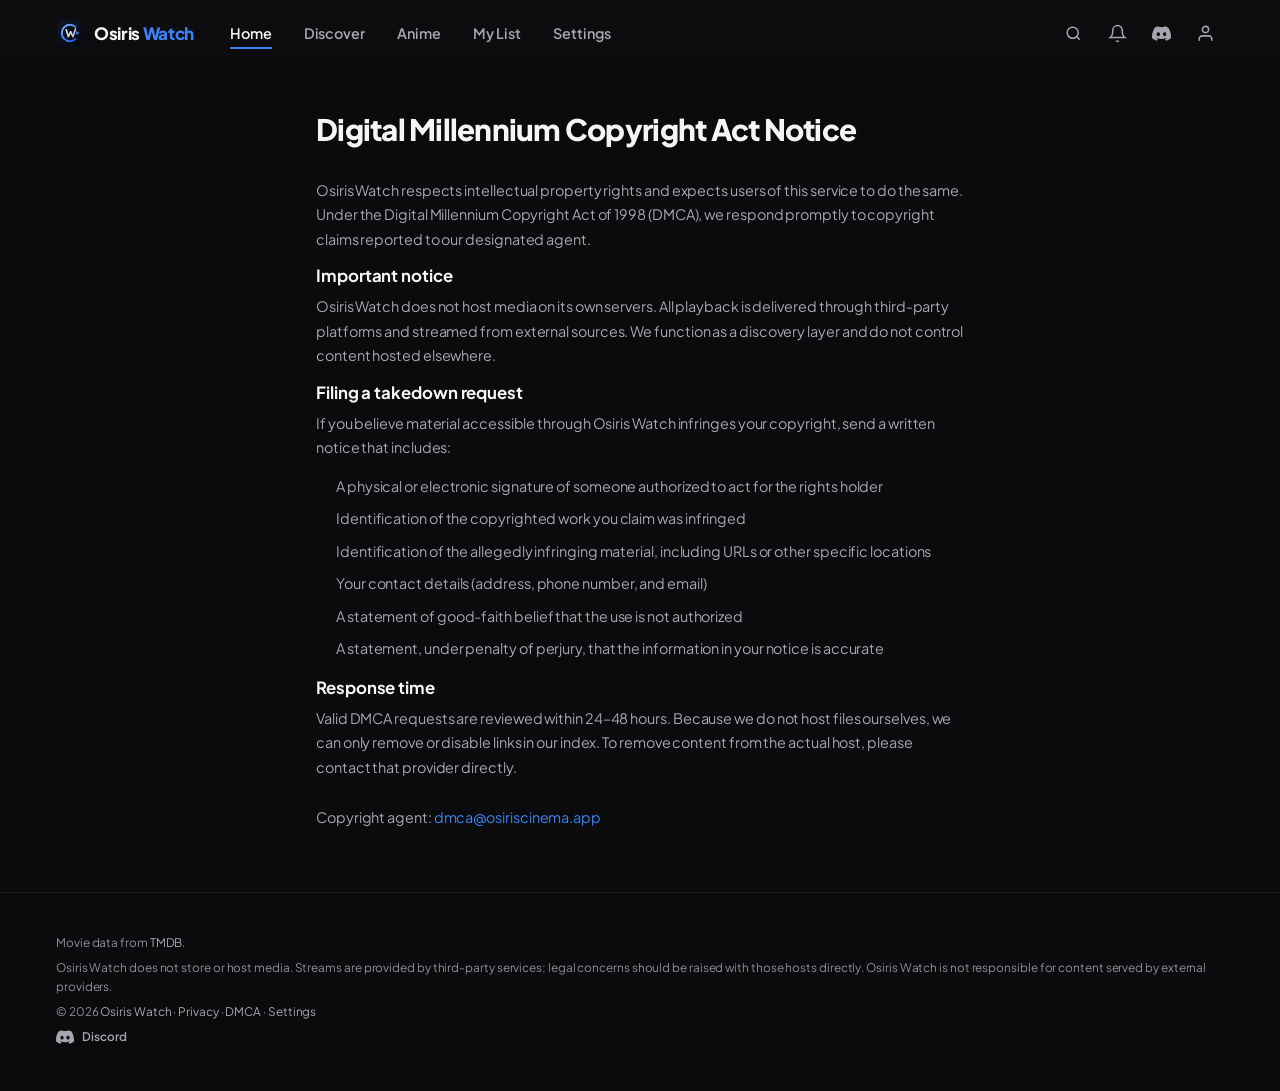
<file: dmca.html>
<!DOCTYPE html>
<html lang="en">
<head>
  <meta charset="UTF-8">
  <meta name="viewport" content="width=device-width, initial-scale=1.0, viewport-fit=cover">
  <meta name="apple-mobile-web-app-capable" content="yes">
  <meta name="apple-mobile-web-app-status-bar-style" content="black-translucent">
  <meta name="apple-mobile-web-app-title" content="Osiris Watch">
  <title>DMCA &amp; Copyright Policy | Osiris Watch</title>
  <meta property="og:site_name" content="Osiris Watch">
  <meta property="og:title" content="DMCA &amp; Copyright Policy | Osiris Watch">
  <meta property="og:description" content="Digital Millennium Copyright Act (DMCA) policy, copyright compliance, and content disclaimer for Osiris Watch.">
  <meta property="og:url" content="https://watch.osiris.rocks/dmca">
  <meta property="og:type" content="website">
  <meta property="og:image" content="https://watch.osiris.rocks/icon-512.png">
  <meta name="description" content="Digital Millennium Copyright Act (DMCA) policy, copyright compliance, and content disclaimer for Osiris Watch.">
  <link rel="canonical" href="https://watch.osiris.rocks/dmca">
  <script type="application/ld+json">
  {
    "@context": "https://schema.org",
    "@type": "AboutPage",
    "name": "DMCA & Legal — Osiris Watch",
    "description": "Osiris Watch does not host, store, or upload any media files.",
    "url": "https://watch.osiris.rocks/dmca",
    "isPartOf": {
      "@type": "WebSite",
      "name": "Osiris Watch",
      "url": "https://watch.osiris.rocks/"
    }
  }
  </script>
  <link rel="icon" type="image/png" sizes="192x192" href="/icon-192.png">
  <link rel="icon" type="image/svg+xml" href="/favicon.svg">
  <link rel="alternate icon" type="image/png" href="/favicon.png">
  <meta name="theme-color" content="#0b0b0d" media="(prefers-color-scheme: dark)">
  <meta name="theme-color" content="#f6f6f8" media="(prefers-color-scheme: light)">
  <meta name="color-scheme" content="dark light">
  <link rel="manifest" href="/manifest.json">
  <link rel="apple-touch-icon" href="/apple-touch-icon.png">
  <link rel="preconnect" href="https://fonts.googleapis.com">
  <link rel="preconnect" href="https://fonts.gstatic.com" crossorigin>
  <link href="https://fonts.googleapis.com/css2?family=Plus+Jakarta+Sans:wght@400;500;600;700;800&display=swap" rel="stylesheet">
  <style id="orc-critical-bg">
    html, body { background-color: #0b0b0d; color: #f4f4f6; margin: 0; }
    html[data-theme="light"], html[data-theme="light"] body { background-color: #f8fafc; color: #0f172a; }
  </style>
  <script>
    (function() {
      try {
        var t = localStorage.getItem("orc_theme");
        document.documentElement.setAttribute("data-theme", t === "light" ? "light" : "dark");
        var a = localStorage.getItem("orc_accent");
        if (a) document.documentElement.style.setProperty("--accent", a);
        if (sessionStorage.getItem("orc_warm_nav") === "1") document.documentElement.classList.add("orc-warm-nav");
      } catch (e) {
        document.documentElement.setAttribute("data-theme", "dark");
      }
    })();
  </script>
  <link rel="stylesheet" href="/orc-styles.css">
</head>
<body class="legal-page">
  <a href="#main-content" class="skip-link">Skip to main content</a>

    <header class="topnav" id="topnav">
    <div class="topnav-inner">
      <a href="/" class="topnav-logo" aria-label="Osiris Watch">
        <img src="/favicon.svg" alt="Osiris Watch" width="28" height="28">
        <span class="topnav-word">Osiris <i>Watch</i></span>
      </a>
      <nav class="topnav-links" aria-label="Primary">
        <a href="/" class="topnav-link">Home</a>
        <a href="/search" class="topnav-link">Discover</a>
        <a href="/anime" class="topnav-link">Anime</a>
        <a href="/list" class="topnav-link">My List</a>
        <a href="/settings" class="topnav-link">Settings</a>
      </nav>
      <div class="topnav-actions">
        <a href="/search" class="topnav-icon" id="topnav-search-btn" aria-label="Search" aria-expanded="false"><svg viewBox="0 0 24 24" fill="none" stroke="currentColor"><circle cx="11" cy="11" r="7"/><path d="m20 20-3.5-3.5"/></svg></a>
        <button type="button" class="topnav-icon topnav-bell-btn" id="topnav-bell-btn" aria-label="Notifications" aria-expanded="false"><svg viewBox="0 0 24 24" fill="none" stroke="currentColor"><path d="M18 8A6 6 0 0 0 6 8c0 7-3 9-3 9h18s-3-2-3-9"/><path d="M13.73 21a2 2 0 0 1-3.46 0"/></svg></button>
        <a href="https://discord.gg/yv8cVk8p4f" target="_blank" rel="noopener" class="topnav-icon" aria-label="Discord"><svg viewBox="0 0 24 24" width="20" height="20" fill="currentColor" aria-hidden="true"><path d="M20.317 4.3698a19.7913 19.7913 0 00-4.8851-1.5152.0741.0741 0 00-.0785.0371c-.211.3753-.4447.8648-.6083 1.2495-1.8447-.2762-3.68-.2762-5.4868 0-.1636-.3933-.4058-.8742-.6177-1.2495a.077.077 0 00-.0785-.037 19.7363 19.7363 0 00-4.8852 1.515.0699.0699 0 00-.0321.0277C.5334 9.0458-.319 13.5799.0992 18.0578a.0824.0824 0 00.0312.0561c2.0528 1.5076 4.0413 2.4228 5.9929 3.0294a.0777.0777 0 00.0842-.0276c.4616-.6304.8731-1.2952 1.226-1.9942a.076.076 0 00-.0416-.1057c-.6528-.2476-1.2743-.5495-1.8722-.8923a.077.077 0 01-.0076-.1277c.1258-.0943.2517-.1923.3718-.2914a.0743.0743 0 01.0776-.0105c3.9278 1.7933 8.18 1.7933 12.0614 0a.0739.0739 0 01.0785.0095c.1202.099.246.1981.3728.2924a.077.077 0 01-.0066.1276 12.2986 12.2986 0 01-1.873.8914.0766.0766 0 00-.0407.1067c.3604.698.7719 1.3628 1.225 1.9932a.076.076 0 00.0842.0286c1.961-.6067 3.9495-1.5219 6.0023-3.0294a.077.077 0 00.0313-.0552c.5004-5.177-.8382-9.6739-3.5485-13.6604a.061.061 0 00-.0312-.0286zM8.02 15.3312c-1.1825 0-2.1569-1.0857-2.1569-2.419 0-1.3332.9555-2.4189 2.157-2.4189 1.2108 0 2.1757 1.0952 2.1568 2.419 0 1.3332-.9555 2.4189-2.1569 2.4189zm7.9748 0c-1.1825 0-2.1569-1.0857-2.1569-2.419 0-1.3332.9554-2.4189 2.1569-2.4189 1.2108 0 2.1757 1.0952 2.1568 2.419 0 1.3332-.946 2.4189-2.1568 2.4189Z"></path></svg></a>
        <button type="button" class="topnav-icon topnav-user-btn" id="topnav-user-btn" aria-label="Account and menu" aria-expanded="false"><svg viewBox="0 0 24 24" fill="none" stroke="currentColor" stroke-width="2" stroke-linecap="round" stroke-linejoin="round"><path d="M20 21v-2a4 4 0 0 0-4-4H8a4 4 0 0 0-4 4v2"/><circle cx="12" cy="7" r="4"/></svg></button>
        <button type="button" class="topnav-burger" aria-label="Menu" aria-expanded="false"><span></span><span></span><span></span></button>
      </div>
    </div>
  </header>

  <div class="app-shell" id="main-content">
    <main class="legal-body">
      <h1>Digital Millennium Copyright Act Notice</h1>

      <p>Osiris Watch respects intellectual property rights and expects users of this service to do the same. Under the Digital Millennium Copyright Act of 1998 (DMCA), we respond promptly to copyright claims reported to our designated agent.</p>

      <h2>Important notice</h2>
      <p>Osiris Watch does not host media on its own servers. All playback is delivered through third-party platforms and streamed from external sources. We function as a discovery layer and do not control content hosted elsewhere.</p>

      <h2>Filing a takedown request</h2>
      <p>If you believe material accessible through Osiris Watch infringes your copyright, send a written notice that includes:</p>
      <ul>
        <li>A physical or electronic signature of someone authorized to act for the rights holder</li>
        <li>Identification of the copyrighted work you claim was infringed</li>
        <li>Identification of the allegedly infringing material, including URLs or other specific locations</li>
        <li>Your contact details (address, phone number, and email)</li>
        <li>A statement of good-faith belief that the use is not authorized</li>
        <li>A statement, under penalty of perjury, that the information in your notice is accurate</li>
      </ul>

      <h2>Response time</h2>
      <p>Valid DMCA requests are reviewed within 24–48 hours. Because we do not host files ourselves, we can only remove or disable links in our index. To remove content from the actual host, please contact that provider directly.</p>

      <p class="legal-contact">Copyright agent: <a href="mailto:dmca@osiriscinema.app">dmca@osiriscinema.app</a></p>
    </main>

    <footer class="page-foot">
      <p>Movie data from <a href="https://www.themoviedb.org/" target="_blank" rel="noopener">TMDB</a>.</p>
      <p>Osiris Watch does not store or host media. Streams are provided by third-party services; legal concerns should be raised with those hosts directly. Osiris Watch is not responsible for content served by external providers.</p>
      <p>© 2026 <a href="/">Osiris Watch</a> · <a href="/privacy">Privacy</a> · <a href="/dmca">DMCA</a> · <a href="/settings">Settings</a></p>
      <p class="foot-social"><a href="https://discord.gg/yv8cVk8p4f" target="_blank" rel="noopener" aria-label="Join our Discord"><svg viewBox="0 0 24 24" width="18" height="18" fill="currentColor" aria-hidden="true"><path d="M20.317 4.3698a19.7913 19.7913 0 00-4.8851-1.5152.0741.0741 0 00-.0785.0371c-.211.3753-.4447.8648-.6083 1.2495-1.8447-.2762-3.68-.2762-5.4868 0-.1636-.3933-.4058-.8742-.6177-1.2495a.077.077 0 00-.0785-.037 19.7363 19.7363 0 00-4.8852 1.515.0699.0699 0 00-.0321.0277C.5334 9.0458-.319 13.5799.0992 18.0578a.0824.0824 0 00.0312.0561c2.0528 1.5076 4.0413 2.4228 5.9929 3.0294a.0777.0777 0 00.0842-.0276c.4616-.6304.8731-1.2952 1.226-1.9942a.076.076 0 00-.0416-.1057c-.6528-.2476-1.2743-.5495-1.8722-.8923a.077.077 0 01-.0076-.1277c.1258-.0943.2517-.1923.3718-.2914a.0743.0743 0 01.0776-.0105c3.9278 1.7933 8.18 1.7933 12.0614 0a.0739.0739 0 01.0785.0095c.1202.099.246.1981.3728.2924a.077.077 0 01-.0066.1276 12.2986 12.2986 0 01-1.873.8914.0766.0766 0 00-.0407.1067c.3604.698.7719 1.3628 1.225 1.9932a.076.076 0 00.0842.0286c1.961-.6067 3.9495-1.5219 6.0023-3.0294a.077.077 0 00.0313-.0552c.5004-5.177-.8382-9.6739-3.5485-13.6604a.061.061 0 00-.0312-.0286zM8.02 15.3312c-1.1825 0-2.1569-1.0857-2.1569-2.419 0-1.3332.9555-2.4189 2.157-2.4189 1.2108 0 2.1757 1.0952 2.1568 2.419 0 1.3332-.9555 2.4189-2.1569 2.4189zm7.9748 0c-1.1825 0-2.1569-1.0857-2.1569-2.419 0-1.3332.9554-2.4189 2.1569-2.4189 1.2108 0 2.1757 1.0952 2.1568 2.419 0 1.3332-.946 2.4189-2.1568 2.4189Z"></path></svg><span>Discord</span></a></p>
    </footer>
  </div>

  <script src="/backdrop.js"></script>
  <script src="/orc-script.js"></script>
</body>
</html>
</file>
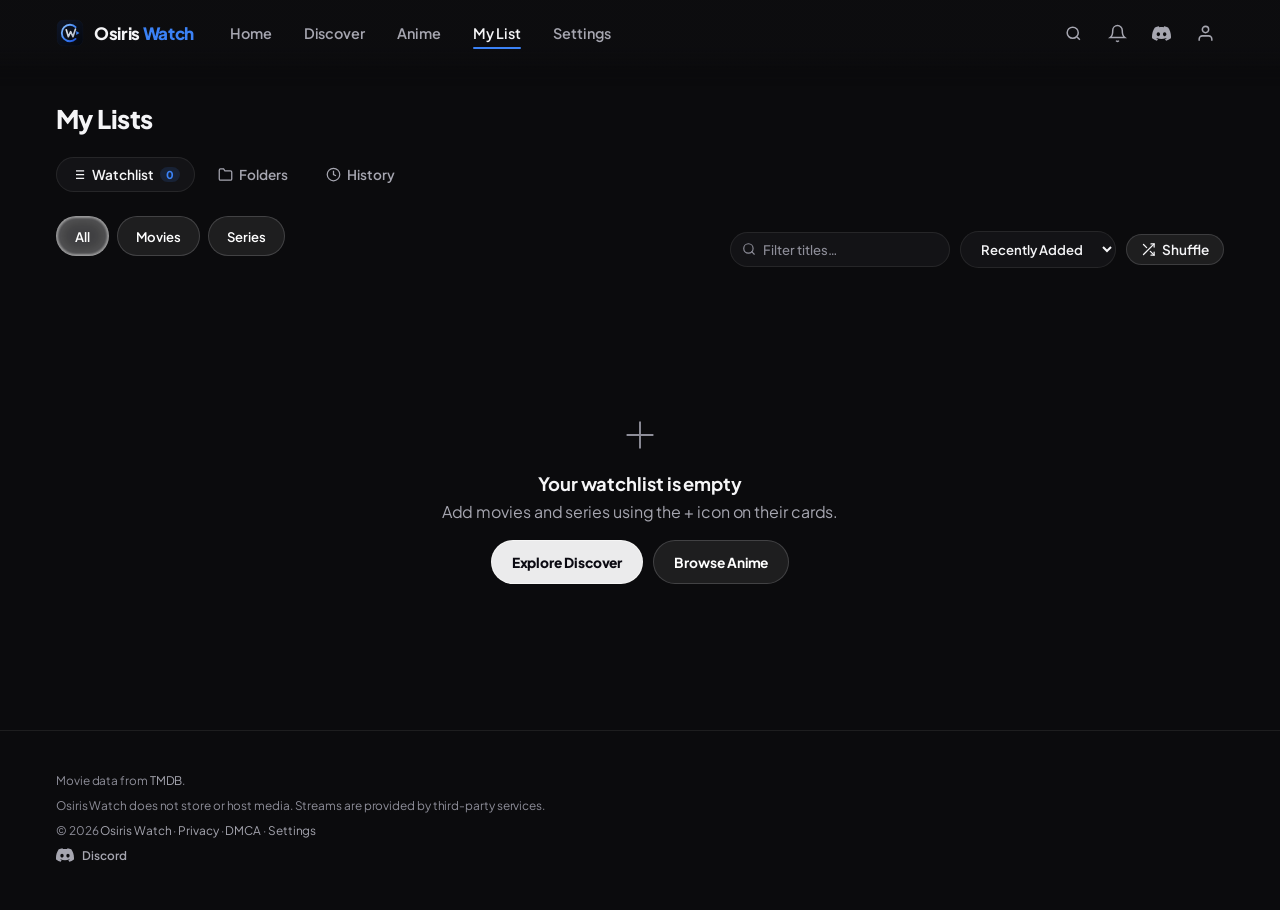
<file: list.html>
<!DOCTYPE html>
<html lang="en">
<head>
  <meta charset="UTF-8">
  <meta name="viewport" content="width=device-width, initial-scale=1.0, viewport-fit=cover">
  <meta name="apple-mobile-web-app-capable" content="yes">
  <meta name="apple-mobile-web-app-status-bar-style" content="black-translucent">
  <meta name="apple-mobile-web-app-title" content="Osiris Watch">
  <title>My Lists | Osiris Watch</title>
  <meta name="robots" content="noindex, follow">
  <meta property="og:site_name" content="Osiris Watch">
  <meta property="og:title" content="My Lists | Osiris Watch">
  <meta property="og:description" content="View and manage your saved favorite movies and TV shows on Osiris Watch. Synchronized across devices with optional cloud backup.">
  <meta property="og:url" content="https://watch.osiris.rocks/list">
  <meta property="og:type" content="website">
  <meta property="og:image" content="https://watch.osiris.rocks/icon-512.png">
  <meta name="description" content="View and manage your saved favorite movies and TV shows on Osiris Watch. Synchronized across devices with optional cloud backup.">
  <link rel="canonical" href="https://watch.osiris.rocks/list">
  <link rel="icon" type="image/png" sizes="192x192" href="/icon-192.png">
  <link rel="icon" type="image/svg+xml" href="/favicon.svg">
  <link rel="alternate icon" type="image/png" href="/favicon.png">
  <meta name="theme-color" content="#0b0b0d" media="(prefers-color-scheme: dark)">
  <meta name="theme-color" content="#f6f6f8" media="(prefers-color-scheme: light)">
  <meta name="color-scheme" content="dark light">
  <link rel="manifest" href="/manifest.json">
  <link rel="apple-touch-icon" href="/apple-touch-icon.png">
  <link rel="preconnect" href="https://fonts.googleapis.com">
  <link rel="preconnect" href="https://fonts.gstatic.com" crossorigin>
  <link rel="preconnect" href="https://api.themoviedb.org" crossorigin>
  <link rel="preconnect" href="https://image.tmdb.org" crossorigin>
  <link rel="dns-prefetch" href="https://api.themoviedb.org">
  <link rel="dns-prefetch" href="https://image.tmdb.org">
  <link href="https://fonts.googleapis.com/css2?family=Plus+Jakarta+Sans:wght@400;500;600;700;800&display=swap" rel="stylesheet">
  <style id="orc-critical-bg">
    html, body { background-color: #0b0b0d; color: #f4f4f6; margin: 0; }
    html[data-theme="light"], html[data-theme="light"] body { background-color: #f8fafc; color: #0f172a; }
  </style>
  <script>
    (function() {
      try {
        var t = localStorage.getItem("orc_theme");
        document.documentElement.setAttribute("data-theme", t === "light" ? "light" : "dark");
        var a = localStorage.getItem("orc_accent");
        if (a) document.documentElement.style.setProperty("--accent", a);
        if (sessionStorage.getItem("orc_warm_nav") === "1") document.documentElement.classList.add("orc-warm-nav");
      } catch (e) {
        document.documentElement.setAttribute("data-theme", "dark");
      }
    })();
  </script>
  <link rel="stylesheet" href="/orc-styles.css">
</head>
<body class="list-page">
  <a href="#main-content" class="skip-link">Skip to main content</a>

    <header class="topnav" id="topnav">
    <div class="topnav-inner">
      <a href="/" class="topnav-logo" aria-label="Osiris Watch">
        <img src="/favicon.svg" alt="Osiris Watch" width="28" height="28">
        <span class="topnav-word">Osiris <i>Watch</i></span>
      </a>
      <nav class="topnav-links" aria-label="Primary">
        <a href="/" class="topnav-link">Home</a>
        <a href="/search" class="topnav-link">Discover</a>
        <a href="/anime" class="topnav-link">Anime</a>
        <a href="/list" class="topnav-link active">My List</a>
        <a href="/settings" class="topnav-link">Settings</a>
      </nav>
      <div class="topnav-actions">
        <a href="/search" class="topnav-icon" id="topnav-search-btn" aria-label="Search" aria-expanded="false"><svg viewBox="0 0 24 24" fill="none" stroke="currentColor"><circle cx="11" cy="11" r="7"/><path d="m20 20-3.5-3.5"/></svg></a>
        <button type="button" class="topnav-icon topnav-bell-btn" id="topnav-bell-btn" aria-label="Notifications" aria-expanded="false"><svg viewBox="0 0 24 24" fill="none" stroke="currentColor"><path d="M18 8A6 6 0 0 0 6 8c0 7-3 9-3 9h18s-3-2-3-9"/><path d="M13.73 21a2 2 0 0 1-3.46 0"/></svg></button>
        <a href="https://discord.gg/yv8cVk8p4f" target="_blank" rel="noopener" class="topnav-icon" aria-label="Discord"><svg viewBox="0 0 24 24" width="20" height="20" fill="currentColor" aria-hidden="true"><path d="M20.317 4.3698a19.7913 19.7913 0 00-4.8851-1.5152.0741.0741 0 00-.0785.0371c-.211.3753-.4447.8648-.6083 1.2495-1.8447-.2762-3.68-.2762-5.4868 0-.1636-.3933-.4058-.8742-.6177-1.2495a.077.077 0 00-.0785-.037 19.7363 19.7363 0 00-4.8852 1.515.0699.0699 0 00-.0321.0277C.5334 9.0458-.319 13.5799.0992 18.0578a.0824.0824 0 00.0312.0561c2.0528 1.5076 4.0413 2.4228 5.9929 3.0294a.0777.0777 0 00.0842-.0276c.4616-.6304.8731-1.2952 1.226-1.9942a.076.076 0 00-.0416-.1057c-.6528-.2476-1.2743-.5495-1.8722-.8923a.077.077 0 01-.0076-.1277c.1258-.0943.2517-.1923.3718-.2914a.0743.0743 0 01.0776-.0105c3.9278 1.7933 8.18 1.7933 12.0614 0a.0739.0739 0 01.0785.0095c.1202.099.246.1981.3728.2924a.077.077 0 01-.0066.1276 12.2986 12.2986 0 01-1.873.8914.0766.0766 0 00-.0407.1067c.3604.698.7719 1.3628 1.225 1.9932a.076.076 0 00.0842.0286c1.961-.6067 3.9495-1.5219 6.0023-3.0294a.077.077 0 00.0313-.0552c.5004-5.177-.8382-9.6739-3.5485-13.6604a.061.061 0 00-.0312-.0286zM8.02 15.3312c-1.1825 0-2.1569-1.0857-2.1569-2.419 0-1.3332.9555-2.4189 2.157-2.4189 1.2108 0 2.1757 1.0952 2.1568 2.419 0 1.3332-.9555 2.4189-2.1569 2.4189zm7.9748 0c-1.1825 0-2.1569-1.0857-2.1569-2.419 0-1.3332.9554-2.4189 2.1569-2.4189 1.2108 0 2.1757 1.0952 2.1568 2.419 0 1.3332-.946 2.4189-2.1568 2.4189Z"></path></svg></a>
        <button type="button" class="topnav-icon topnav-user-btn" id="topnav-user-btn" aria-label="Account and menu" aria-expanded="false"><svg viewBox="0 0 24 24" fill="none" stroke="currentColor" stroke-width="2" stroke-linecap="round" stroke-linejoin="round"><path d="M20 21v-2a4 4 0 0 0-4-4H8a4 4 0 0 0-4 4v2"/><circle cx="12" cy="7" r="4"/></svg></button>
        <button type="button" class="topnav-burger" aria-label="Menu" aria-expanded="false"><span></span><span></span><span></span></button>
      </div>
    </div>
  </header>

  <div class="app-shell" id="main-content">
    <main class="search-body list-body">
      <h1 class="list-page-title">My Lists</h1>
      
      <!-- Sub-Navigation Tabs -->
      <div class="list-main-tabs" role="tablist">
        <button type="button" class="list-tab-btn active" data-tab="watchlist" role="tab" aria-selected="true">
          <svg viewBox="0 0 24 24" width="15" height="15" fill="none" stroke="currentColor" stroke-width="2"><path d="M8 6h13M8 12h13M8 18h13M3 6h.01M3 12h.01M3 18h.01"/></svg>
          Watchlist <span class="list-tab-badge" id="watchlist-count">0</span>
        </button>
        <button type="button" class="list-tab-btn" data-tab="folders" role="tab" aria-selected="false">
          <svg viewBox="0 0 24 24" width="15" height="15" fill="none" stroke="currentColor" stroke-width="2"><path d="M22 19a2 2 0 0 1-2 2H4a2 2 0 0 1-2-2V5a2 2 0 0 1 2-2h5l2 3h9a2 2 0 0 1 2 2z"/></svg>
          Folders
        </button>
        <button type="button" class="list-tab-btn" data-tab="history" role="tab" aria-selected="false">
          <svg viewBox="0 0 24 24" width="15" height="15" fill="none" stroke="currentColor" stroke-width="2"><circle cx="12" cy="12" r="10"/><path d="M12 6v6l4 2"/></svg>
          History
        </button>
      </div>

      <div class="list-controls-row">
        <div class="filter-row" id="list-filter-chips">
          <button type="button" class="filter-chip on" data-type="all">All</button>
          <button type="button" class="filter-chip" data-type="movie">Movies</button>
          <button type="button" class="filter-chip" data-type="tv">Series</button>
        </div>
        <div class="list-controls-actions" style="display:flex;align-items:center;gap:10px;margin-left:auto;flex-wrap:wrap">
          <div class="list-filter-wrap" id="list-filter-wrap">
            <span class="list-filter-ico" aria-hidden="true">
              <svg viewBox="0 0 24 24" width="14" height="14" fill="none" stroke="currentColor" stroke-width="2" stroke-linecap="round" stroke-linejoin="round"><circle cx="11" cy="11" r="8"/><path d="m21 21-4.35-4.35"/></svg>
            </span>
            <input type="search" id="list-filter-input" class="list-filter-input" placeholder="Filter titles…" aria-label="Filter titles by name" autocomplete="off" spellcheck="false" />
            <button type="button" id="list-filter-clear" class="list-filter-clear" aria-label="Clear list filter" hidden>✕</button>
          </div>
          <select id="list-sort-select" class="list-sort-select" aria-label="Sort List">
            <option value="recent">Recently Added</option>
            <option value="release">Release Date</option>
            <option value="rating">Rating</option>
            <option value="title">Title (A-Z)</option>
          </select>
          <button type="button" class="list-head-btn" id="watchlist-shuffle-btn" aria-label="Pick a random title from your list" title="Pick a random title" style="background:rgba(255,255,255,0.08);border:1px solid rgba(255,255,255,0.14);border-radius:var(--pill);padding:6px 14px;color:var(--text);font-weight:600;font-size:0.85rem;display:inline-flex;align-items:center;gap:6px;cursor:pointer;">
            <svg viewBox="0 0 24 24" width="15" height="15" fill="none" stroke="currentColor" stroke-width="2" stroke-linecap="round" stroke-linejoin="round" aria-hidden="true"><polyline points="16 3 21 3 21 8"/><line x1="4" y1="20" x2="21" y2="3"/><polyline points="21 16 21 21 16 21"/><line x1="15" y1="15" x2="21" y2="21"/><line x1="4" y1="4" x2="9" y2="9"/></svg>
            <span>Shuffle</span>
          </button>
          <button type="button" class="btn-new-folder" id="btn-new-folder" style="display:none">
            <svg viewBox="0 0 24 24" width="15" height="15" fill="none" stroke="currentColor" stroke-width="2"><path d="M22 19a2 2 0 0 1-2 2H4a2 2 0 0 1-2-2V5a2 2 0 0 1 2-2h5l2 3h9a2 2 0 0 1 2 2z"/><path d="M12 11v6M9 14h6"/></svg>
            New Folder
          </button>
        </div>
      </div>

      <p class="search-status" id="list-status"></p>
      <div class="search-grid" id="list-grid" role="tabpanel" aria-label="Saved titles"><div class="skeleton-card"></div><div class="skeleton-card"></div><div class="skeleton-card"></div><div class="skeleton-card"></div><div class="skeleton-card"></div><div class="skeleton-card"></div><div class="skeleton-card"></div><div class="skeleton-card"></div></div>
    </main>

    <footer class="page-foot">
      <p>Movie data from <a href="https://www.themoviedb.org/" target="_blank" rel="noopener">TMDB</a>.</p>
      <p>Osiris Watch does not store or host media. Streams are provided by third-party services.</p>
      <p>© 2026 <a href="/">Osiris Watch</a> · <a href="/privacy">Privacy</a> · <a href="/dmca">DMCA</a> · <a href="/settings">Settings</a></p>
      <p class="foot-social"><a href="https://discord.gg/yv8cVk8p4f" target="_blank" rel="noopener" aria-label="Join our Discord"><svg viewBox="0 0 24 24" width="18" height="18" fill="currentColor" aria-hidden="true"><path d="M20.317 4.3698a19.7913 19.7913 0 00-4.8851-1.5152.0741.0741 0 00-.0785.0371c-.211.3753-.4447.8648-.6083 1.2495-1.8447-.2762-3.68-.2762-5.4868 0-.1636-.3933-.4058-.8742-.6177-1.2495a.077.077 0 00-.0785-.037 19.7363 19.7363 0 00-4.8852 1.515.0699.0699 0 00-.0321.0277C.5334 9.0458-.319 13.5799.0992 18.0578a.0824.0824 0 00.0312.0561c2.0528 1.5076 4.0413 2.4228 5.9929 3.0294a.0777.0777 0 00.0842-.0276c.4616-.6304.8731-1.2952 1.226-1.9942a.076.076 0 00-.0416-.1057c-.6528-.2476-1.2743-.5495-1.8722-.8923a.077.077 0 01-.0076-.1277c.1258-.0943.2517-.1923.3718-.2914a.0743.0743 0 01.0776-.0105c3.9278 1.7933 8.18 1.7933 12.0614 0a.0739.0739 0 01.0785.0095c.1202.099.246.1981.3728.2924a.077.077 0 01-.0066.1276 12.2986 12.2986 0 01-1.873.8914.0766.0766 0 00-.0407.1067c.3604.698.7719 1.3628 1.225 1.9932a.076.076 0 00.0842.0286c1.961-.6067 3.9495-1.5219 6.0023-3.0294a.077.077 0 00.0313-.0552c.5004-5.177-.8382-9.6739-3.5485-13.6604a.061.061 0 00-.0312-.0286zM8.02 15.3312c-1.1825 0-2.1569-1.0857-2.1569-2.419 0-1.3332.9555-2.4189 2.157-2.4189 1.2108 0 2.1757 1.0952 2.1568 2.419 0 1.3332-.9555 2.4189-2.1569 2.4189zm7.9748 0c-1.1825 0-2.1569-1.0857-2.1569-2.419 0-1.3332.9554-2.4189 2.1569-2.4189 1.2108 0 2.1757 1.0952 2.1568 2.419 0 1.3332-.946 2.4189-2.1568 2.4189Z"></path></svg><span>Discord</span></a></p>
    </footer>
  </div>

  <script src="/backdrop.js"></script>
  <script src="/orc-script.js"></script>
</body>
</html>
</file>
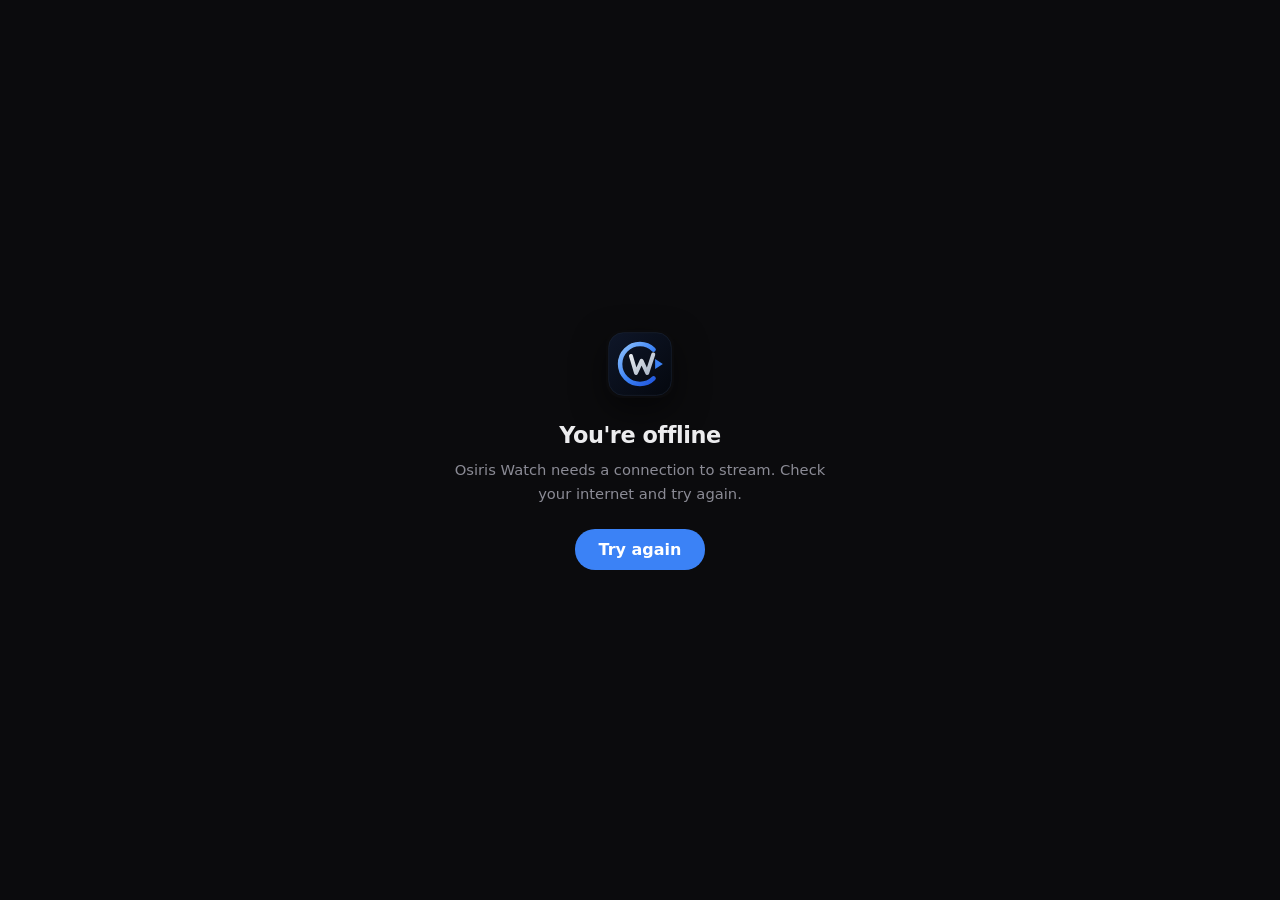
<file: offline.html>
<!DOCTYPE html>
<html lang="en">
<head>
  <meta charset="UTF-8" />
  <meta name="viewport" content="width=device-width, initial-scale=1, viewport-fit=cover" />
  <title>Offline - Osiris Watch</title>
  <meta name="theme-color" content="#0b0b0d" />
  <style>
    * { margin: 0; padding: 0; box-sizing: border-box; }
    body {
      min-height: 100dvh;
      display: flex; align-items: center; justify-content: center;
      background: #0b0b0d; color: #ececee;
      font-family: system-ui, -apple-system, "Segoe UI", sans-serif;
      text-align: center; padding: 24px;
    }
    .wrap { max-width: 380px; }
    .badge {
      width: 68px; height: 68px; border-radius: 16px; margin: 0 auto 24px;
      display: flex; align-items: center; justify-content: center;
      box-shadow: 0 12px 32px rgba(0, 0, 0, 0.5);
    }
    .badge svg { width: 68px; height: 68px; display: block; }
    h1 { font-size: 1.4rem; margin-bottom: 10px; letter-spacing: -0.02em; }
    p { color: #8b8b95; font-size: 0.92rem; line-height: 1.6; margin-bottom: 24px; }
    button {
      appearance: none; border: 0; cursor: pointer; font: inherit; font-weight: 700;
      background: #3b82f6; color: #ffffff; padding: 11px 24px; border-radius: 20px;
      transition: transform .15s ease, background .2s ease;
    }
    button:hover { background: #2563eb; }
    button:active { transform: scale(0.96); }
    button:focus-visible { outline: 2px solid #3b82f6; outline-offset: 3px; }
  </style>
</head>
<body>
  <div class="wrap">
    <div class="badge">
      <svg xmlns="http://www.w3.org/2000/svg" viewBox="0 0 512 512" width="68" height="68" fill="none" aria-hidden="true">
        <defs>
          <linearGradient id="bg3" x1="0" y1="0" x2="512" y2="512" gradientUnits="userSpaceOnUse">
            <stop offset="0%" stop-color="#0F172A"/>
            <stop offset="100%" stop-color="#04070D"/>
          </linearGradient>
          <linearGradient id="owBlue" x1="96" y1="112" x2="416" y2="400" gradientUnits="userSpaceOnUse">
            <stop offset="0%" stop-color="#93C5FD"/>
            <stop offset="50%" stop-color="#3B82F6"/>
            <stop offset="100%" stop-color="#1D4ED8"/>
          </linearGradient>
          <linearGradient id="owSteel" x1="140" y1="130" x2="380" y2="390" gradientUnits="userSpaceOnUse">
            <stop offset="0%" stop-color="#FFFFFF"/>
            <stop offset="100%" stop-color="#94A3B8"/>
          </linearGradient>
        </defs>
        <rect x="20" y="20" width="472" height="472" rx="112" fill="url(#bg3)" stroke="#1E293B" stroke-width="4"/>
        <path d="M358 148C332 122 296 106 256 106C173.157 106 106 173.157 106 256C106 338.843 173.157 406 256 406C296 406 332 390 358 364" stroke="url(#owBlue)" stroke-width="34" stroke-linecap="round"/>
        <path d="M188 196L226 324L268 232L310 324L356 184" stroke="url(#owSteel)" stroke-width="30" stroke-linecap="round" stroke-linejoin="round"/>
        <path d="M370 218L428 256L370 294V218Z" fill="#3B82F6"/>
      </svg>
    </div>
    <h1>You're offline</h1>
    <p>Osiris Watch needs a connection to stream. Check your internet and try again.</p>
    <button type="button" onclick="location.reload()">Try again</button>
  </div>
</body>
</html>
</file>
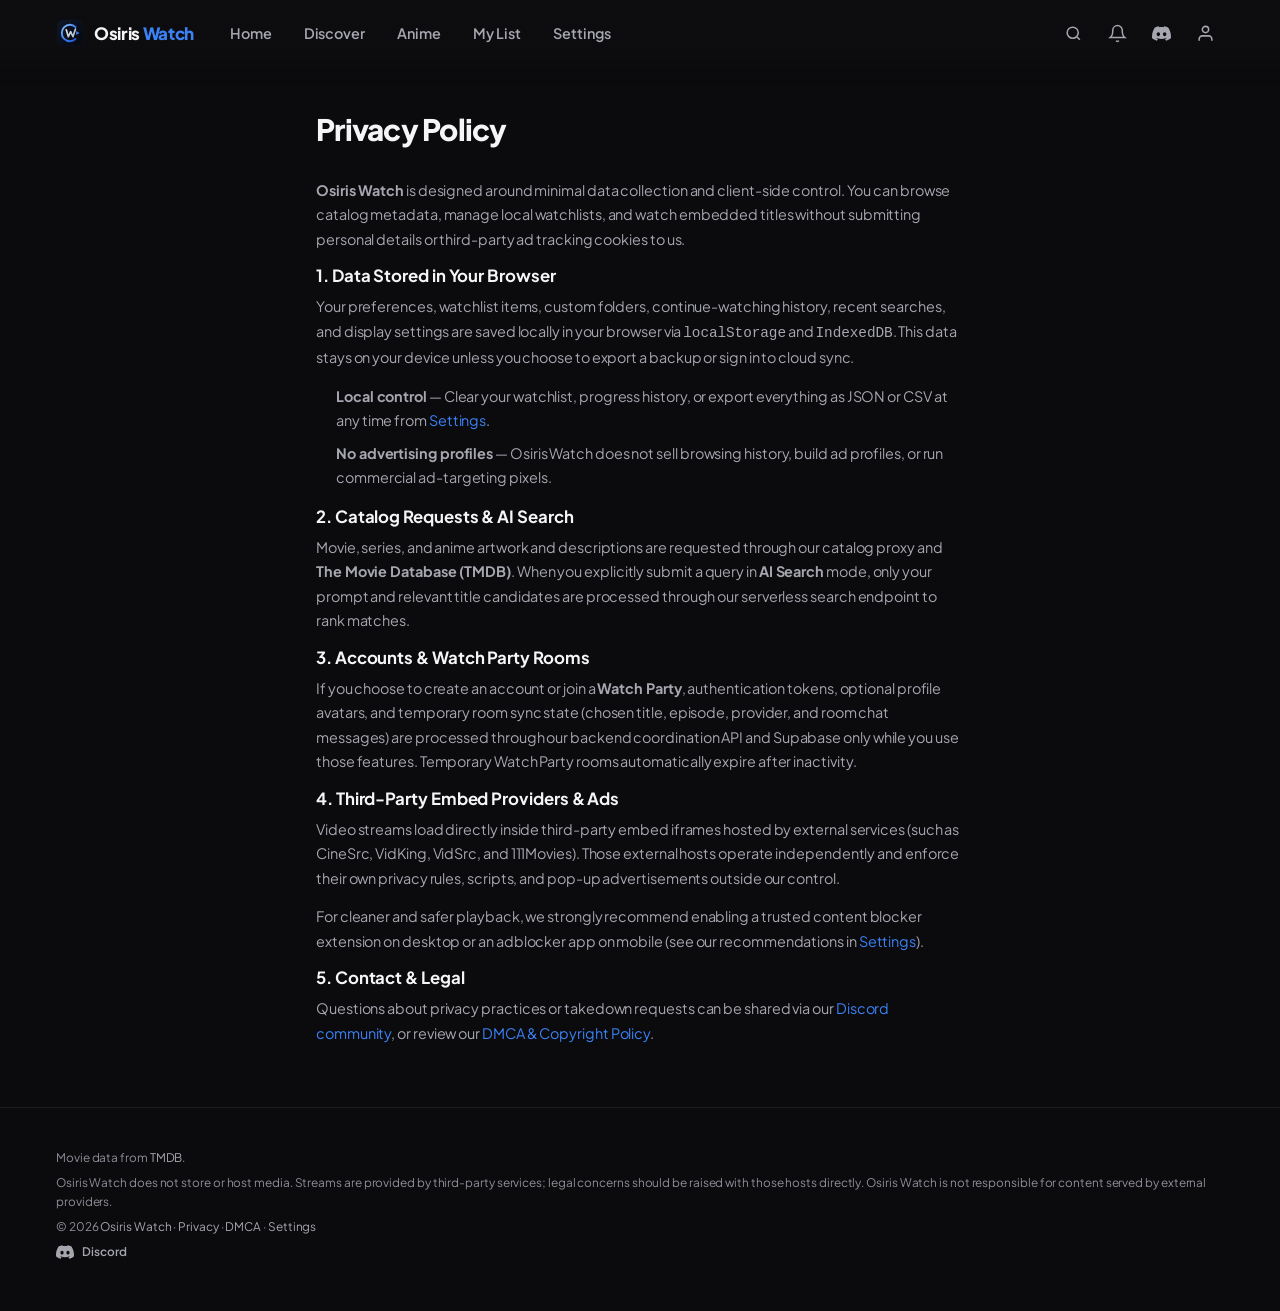
<file: privacy.html>
<!DOCTYPE html>
<html lang="en">
<head>
  <meta charset="UTF-8">
  <meta name="viewport" content="width=device-width, initial-scale=1.0, viewport-fit=cover">
  <meta name="apple-mobile-web-app-capable" content="yes">
  <meta name="apple-mobile-web-app-status-bar-style" content="black-translucent">
  <meta name="apple-mobile-web-app-title" content="Osiris Watch">
  <title>Privacy Policy | Osiris Watch</title>
  <meta property="og:site_name" content="Osiris Watch">
  <meta property="og:title" content="Privacy Policy | Osiris Watch">
  <meta property="og:description" content="Learn how Osiris Watch handles local browser storage, third-party metadata queries, optional accounts, and external stream providers.">
  <meta property="og:url" content="https://watch.osiris.rocks/privacy">
  <meta property="og:type" content="website">
  <meta property="og:image" content="https://watch.osiris.rocks/icon-512.png">
  <meta name="description" content="Learn how Osiris Watch handles local browser storage, third-party metadata queries, optional accounts, and external stream providers.">
  <link rel="canonical" href="https://watch.osiris.rocks/privacy">
  <link rel="icon" type="image/png" sizes="192x192" href="/icon-192.png">
  <link rel="icon" type="image/svg+xml" href="/favicon.svg">
  <link rel="alternate icon" type="image/png" href="/favicon.png">
  <meta name="theme-color" content="#0b0b0d" media="(prefers-color-scheme: dark)">
  <meta name="theme-color" content="#f6f6f8" media="(prefers-color-scheme: light)">
  <meta name="color-scheme" content="dark light">
  <link rel="manifest" href="/manifest.json">
  <link rel="apple-touch-icon" href="/apple-touch-icon.png">
  <link rel="preconnect" href="https://fonts.googleapis.com">
  <link rel="preconnect" href="https://fonts.gstatic.com" crossorigin>
  <link href="https://fonts.googleapis.com/css2?family=Plus+Jakarta+Sans:wght@400;500;600;700;800&display=swap" rel="stylesheet">
  <style id="orc-critical-bg">
    html, body { background-color: #0b0b0d; color: #f4f4f6; margin: 0; }
    html[data-theme="light"], html[data-theme="light"] body { background-color: #f8fafc; color: #0f172a; }
  </style>
  <script>
    (function() {
      try {
        var t = localStorage.getItem("orc_theme");
        document.documentElement.setAttribute("data-theme", t === "light" ? "light" : "dark");
        var a = localStorage.getItem("orc_accent");
        if (a) document.documentElement.style.setProperty("--accent", a);
        if (sessionStorage.getItem("orc_warm_nav") === "1") document.documentElement.classList.add("orc-warm-nav");
      } catch (e) {
        document.documentElement.setAttribute("data-theme", "dark");
      }
    })();
  </script>
  <link rel="stylesheet" href="/orc-styles.css">
</head>
<body class="legal-page">
  <a href="#main-content" class="skip-link">Skip to main content</a>

  <header class="topnav" id="topnav">
    <div class="topnav-inner">
      <a href="/" class="topnav-logo" aria-label="Osiris Watch">
        <img src="/favicon.svg" alt="Osiris Watch" width="28" height="28">
        <span class="topnav-word">Osiris <i>Watch</i></span>
      </a>
      <nav class="topnav-links" aria-label="Primary">
        <a href="/" class="topnav-link">Home</a>
        <a href="/search" class="topnav-link">Discover</a>
        <a href="/anime" class="topnav-link">Anime</a>
        <a href="/list" class="topnav-link">My List</a>
        <a href="/settings" class="topnav-link">Settings</a>
      </nav>
      <div class="topnav-actions">
        <a href="/search" class="topnav-icon" id="topnav-search-btn" aria-label="Search" aria-expanded="false"><svg viewBox="0 0 24 24" fill="none" stroke="currentColor"><circle cx="11" cy="11" r="7"/><path d="m20 20-3.5-3.5"/></svg></a>
        <button type="button" class="topnav-icon topnav-bell-btn" id="topnav-bell-btn" aria-label="Notifications" aria-expanded="false"><svg viewBox="0 0 24 24" fill="none" stroke="currentColor"><path d="M18 8A6 6 0 0 0 6 8c0 7-3 9-3 9h18s-3-2-3-9"/><path d="M13.73 21a2 2 0 0 1-3.46 0"/></svg></button>
        <a href="https://discord.gg/yv8cVk8p4f" target="_blank" rel="noopener" class="topnav-icon" aria-label="Discord"><svg viewBox="0 0 24 24" width="20" height="20" fill="currentColor" aria-hidden="true"><path d="M20.317 4.3698a19.7913 19.7913 0 00-4.8851-1.5152.0741.0741 0 00-.0785.0371c-.211.3753-.4447.8648-.6083 1.2495-1.8447-.2762-3.68-.2762-5.4868 0-.1636-.3933-.4058-.8742-.6177-1.2495a.077.077 0 00-.0785-.037 19.7363 19.7363 0 00-4.8852 1.515.0699.0699 0 00-.0321.0277C.5334 9.0458-.319 13.5799.0992 18.0578a.0824.0824 0 00.0312.0561c2.0528 1.5076 4.0413 2.4228 5.9929 3.0294a.0777.0777 0 00.0842-.0276c.4616-.6304.8731-1.2952 1.226-1.9942a.076.076 0 00-.0416-.1057c-.6528-.2476-1.2743-.5495-1.8722-.8923a.077.077 0 01-.0076-.1277c.1258-.0943.2517-.1923.3718-.2914a.0743.0743 0 01.0776-.0105c3.9278 1.7933 8.18 1.7933 12.0614 0a.0739.0739 0 01.0785.0095c.1202.099.246.1981.3728.2924a.077.077 0 01-.0066.1276 12.2986 12.2986 0 01-1.873.8914.0766.0766 0 00-.0407.1067c.3604.698.7719 1.3628 1.225 1.9932a.076.076 0 00.0842.0286c1.961-.6067 3.9495-1.5219 6.0023-3.0294a.077.077 0 00.0313-.0552c.5004-5.177-.8382-9.6739-3.5485-13.6604a.061.061 0 00-.0312-.0286zM8.02 15.3312c-1.1825 0-2.1569-1.0857-2.1569-2.419 0-1.3332.9555-2.4189 2.157-2.4189 1.2108 0 2.1757 1.0952 2.1568 2.419 0 1.3332-.9555 2.4189-2.1569 2.4189zm7.9748 0c-1.1825 0-2.1569-1.0857-2.1569-2.419 0-1.3332.9554-2.4189 2.1569-2.4189 1.2108 0 2.1757 1.0952 2.1568 2.419 0 1.3332-.946 2.4189-2.1568 2.4189Z"></path></svg></a>
        <button type="button" class="topnav-icon topnav-user-btn" id="topnav-user-btn" aria-label="Account and menu" aria-expanded="false"><svg viewBox="0 0 24 24" fill="none" stroke="currentColor" stroke-width="2" stroke-linecap="round" stroke-linejoin="round"><path d="M20 21v-2a4 4 0 0 0-4-4H8a4 4 0 0 0-4 4v2"/><circle cx="12" cy="7" r="4"/></svg></button>
        <button type="button" class="topnav-burger" aria-label="Menu" aria-expanded="false"><span></span><span></span><span></span></button>
      </div>
    </div>
  </header>

  <div class="app-shell" id="main-content">
    <main class="legal-body">
      <h1>Privacy Policy</h1>

      <p><strong>Osiris Watch</strong> is designed around minimal data collection and client-side control. You can browse catalog metadata, manage local watchlists, and watch embedded titles without submitting personal details or third-party ad tracking cookies to us.</p>

      <h2>1. Data Stored in Your Browser</h2>
      <p>Your preferences, watchlist items, custom folders, continue-watching history, recent searches, and display settings are saved locally in your browser via <code>localStorage</code> and <code>IndexedDB</code>. This data stays on your device unless you choose to export a backup or sign in to cloud sync.</p>
      <ul>
        <li><strong>Local control</strong> — Clear your watchlist, progress history, or export everything as JSON or CSV at any time from <a href="/settings">Settings</a>.</li>
        <li><strong>No advertising profiles</strong> — Osiris Watch does not sell browsing history, build ad profiles, or run commercial ad-targeting pixels.</li>
      </ul>

      <h2>2. Catalog Requests &amp; AI Search</h2>
      <p>Movie, series, and anime artwork and descriptions are requested through our catalog proxy and <strong>The Movie Database (TMDB)</strong>. When you explicitly submit a query in <strong>AI Search</strong> mode, only your prompt and relevant title candidates are processed through our serverless search endpoint to rank matches.</p>

      <h2>3. Accounts &amp; Watch Party Rooms</h2>
      <p>If you choose to create an account or join a <strong>Watch Party</strong>, authentication tokens, optional profile avatars, and temporary room sync state (chosen title, episode, provider, and room chat messages) are processed through our backend coordination API and Supabase only while you use those features. Temporary Watch Party rooms automatically expire after inactivity.</p>

      <h2>4. Third-Party Embed Providers &amp; Ads</h2>
      <p>Video streams load directly inside third-party embed iframes hosted by external services (such as CineSrc, VidKing, VidSrc, and 111Movies). Those external hosts operate independently and enforce their own privacy rules, scripts, and pop-up advertisements outside our control.</p>
      <p>For cleaner and safer playback, we strongly recommend enabling a trusted content blocker extension on desktop or an adblocker app on mobile (see our recommendations in <a href="/settings#settings-adblock-section">Settings</a>).</p>

      <h2>5. Contact &amp; Legal</h2>
      <p>Questions about privacy practices or takedown requests can be shared via our <a href="https://discord.gg/yv8cVk8p4f" target="_blank" rel="noopener">Discord community</a>, or review our <a href="/dmca">DMCA &amp; Copyright Policy</a>.</p>
    </main>

    <footer class="page-foot">
      <p>Movie data from <a href="https://www.themoviedb.org/" target="_blank" rel="noopener">TMDB</a>.</p>
      <p>Osiris Watch does not store or host media. Streams are provided by third-party services; legal concerns should be raised with those hosts directly. Osiris Watch is not responsible for content served by external providers.</p>
      <p>© 2026 <a href="/">Osiris Watch</a> · <a href="/privacy">Privacy</a> · <a href="/dmca">DMCA</a> · <a href="/settings">Settings</a></p>
      <p class="foot-social"><a href="https://discord.gg/yv8cVk8p4f" target="_blank" rel="noopener" aria-label="Join our Discord"><svg viewBox="0 0 24 24" width="18" height="18" fill="currentColor" aria-hidden="true"><path d="M20.317 4.3698a19.7913 19.7913 0 00-4.8851-1.5152.0741.0741 0 00-.0785.0371c-.211.3753-.4447.8648-.6083 1.2495-1.8447-.2762-3.68-.2762-5.4868 0-.1636-.3933-.4058-.8742-.6177-1.2495a.077.077 0 00-.0785-.037 19.7363 19.7363 0 00-4.8852 1.515.0699.0699 0 00-.0321.0277C.5334 9.0458-.319 13.5799.0992 18.0578a.0824.0824 0 00.0312.0561c2.0528 1.5076 4.0413 2.4228 5.9929 3.0294a.0777.0777 0 00.0842-.0276c.4616-.6304.8731-1.2952 1.226-1.9942a.076.076 0 00-.0416-.1057c-.6528-.2476-1.2743-.5495-1.8722-.8923a.077.077 0 01-.0076-.1277c.1258-.0943.2517-.1923.3718-.2914a.0743.0743 0 01.0776-.0105c3.9278 1.7933 8.18 1.7933 12.0614 0a.0739.0739 0 01.0785.0095c.1202.099.246.1981.3728.2924a.077.077 0 01-.0066.1276 12.2986 12.2986 0 01-1.873.8914.0766.0766 0 00-.0407.1067c.3604.698.7719 1.3628 1.225 1.9932a.076.076 0 00.0842.0286c1.961-.6067 3.9495-1.5219 6.0023-3.0294a.077.077 0 00.0313-.0552c.5004-5.177-.8382-9.6739-3.5485-13.6604a.061.061 0 00-.0312-.0286zM8.02 15.3312c-1.1825 0-2.1569-1.0857-2.1569-2.419 0-1.3332.9555-2.4189 2.157-2.4189 1.2108 0 2.1757 1.0952 2.1568 2.419 0 1.3332-.9555 2.4189-2.1569 2.4189zm7.9748 0c-1.1825 0-2.1569-1.0857-2.1569-2.419 0-1.3332.9554-2.4189 2.1569-2.4189 1.2108 0 2.1757 1.0952 2.1568 2.419 0 1.3332-.946 2.4189-2.1568 2.4189Z"></path></svg><span>Discord</span></a></p>
    </footer>
  </div>

  <script src="/backdrop.js"></script>
  <script src="/orc-script.js"></script>
</body>
</html>
</file>
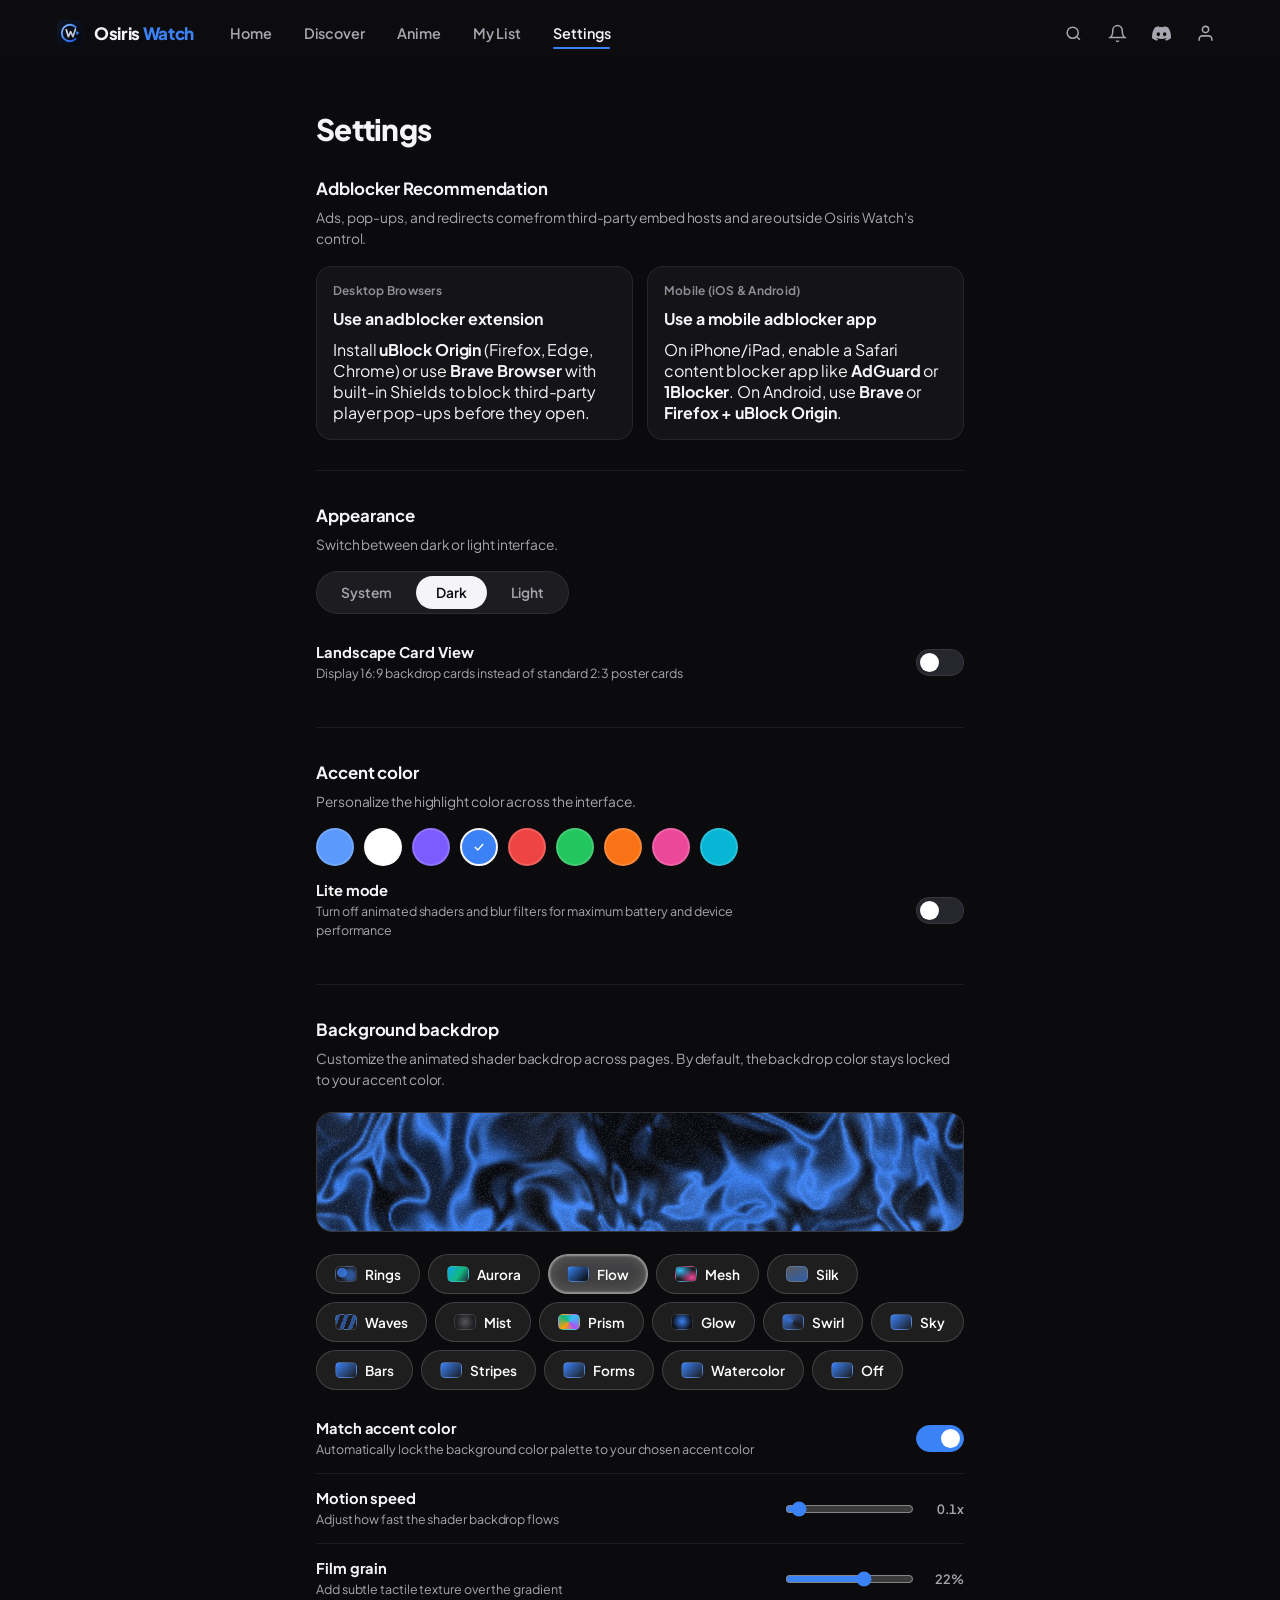
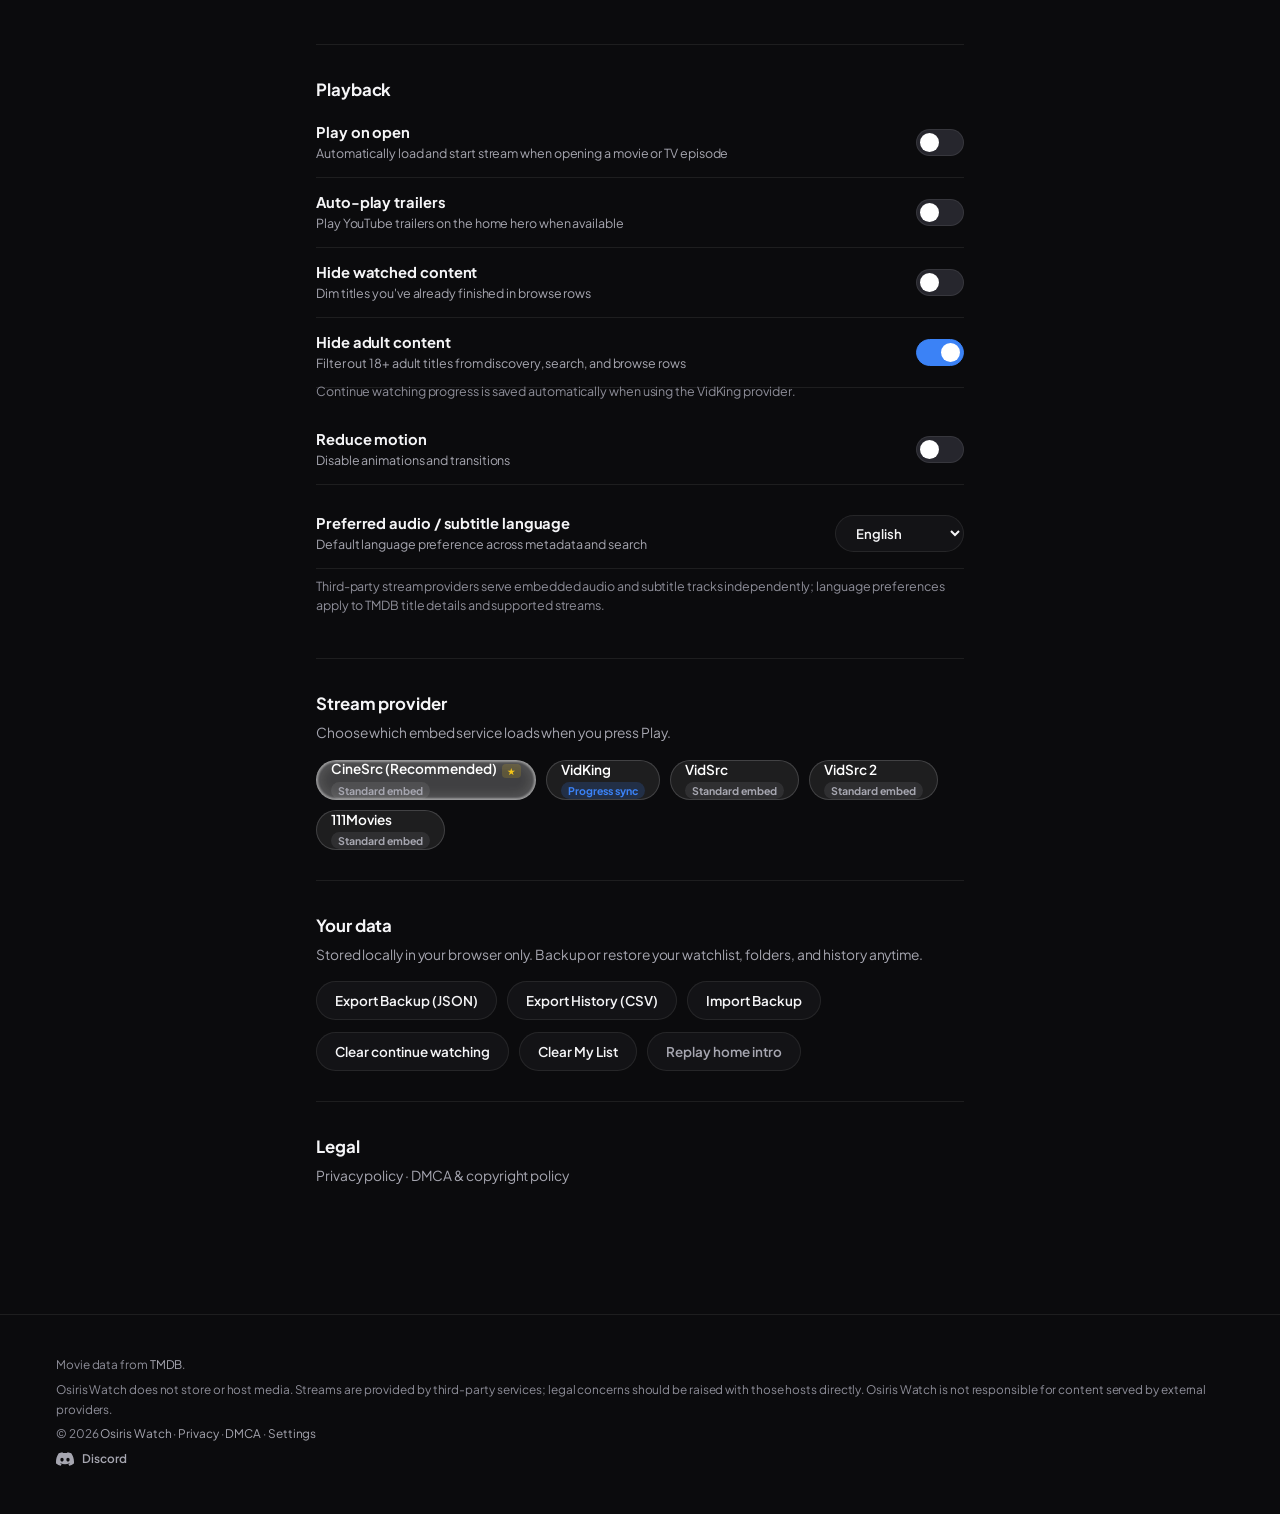
<file: settings.html>
<!DOCTYPE html>
<html lang="en">
<head>
  <meta charset="UTF-8">
  <meta name="viewport" content="width=device-width, initial-scale=1.0, viewport-fit=cover">
  <meta name="apple-mobile-web-app-capable" content="yes">
  <meta name="apple-mobile-web-app-status-bar-style" content="black-translucent">
  <meta name="apple-mobile-web-app-title" content="Osiris Watch">
  <title>Settings | Osiris Watch</title>
  <meta name="robots" content="noindex, follow">
  <meta property="og:site_name" content="Osiris Watch">
  <meta property="og:title" content="Settings | Osiris Watch">
  <meta property="og:description" content="Customize playback sources, appearance theme, accent color, and regional streaming preferences on Osiris Watch.">
  <meta property="og:url" content="https://watch.osiris.rocks/settings">
  <meta property="og:type" content="website">
  <meta property="og:image" content="https://watch.osiris.rocks/icon-512.png">
  <meta name="description" content="Customize playback sources, appearance theme, accent color, and regional streaming preferences on Osiris Watch.">
  <link rel="canonical" href="https://watch.osiris.rocks/settings">
  <link rel="icon" type="image/png" sizes="192x192" href="/icon-192.png">
  <link rel="icon" type="image/svg+xml" href="/favicon.svg">
  <link rel="alternate icon" type="image/png" href="/favicon.png">
  <meta name="theme-color" content="#0b0b0d" media="(prefers-color-scheme: dark)">
  <meta name="theme-color" content="#f6f6f8" media="(prefers-color-scheme: light)">
  <meta name="color-scheme" content="dark light">
  <link rel="manifest" href="/manifest.json">
  <link rel="apple-touch-icon" href="/apple-touch-icon.png">
  <link rel="preconnect" href="https://fonts.googleapis.com">
  <link rel="preconnect" href="https://fonts.gstatic.com" crossorigin>
  <link rel="preconnect" href="https://image.tmdb.org" crossorigin>
  <link rel="dns-prefetch" href="https://image.tmdb.org">
  <link href="https://fonts.googleapis.com/css2?family=Plus+Jakarta+Sans:wght@400;500;600;700;800&display=swap" rel="stylesheet">
  <style id="orc-critical-bg">
    html, body { background-color: #0b0b0d; color: #f4f4f6; margin: 0; }
    html[data-theme="light"], html[data-theme="light"] body { background-color: #f8fafc; color: #0f172a; }
  </style>
  <script>
    (function() {
      try {
        var t = localStorage.getItem("orc_theme");
        document.documentElement.setAttribute("data-theme", t === "light" ? "light" : "dark");
        var a = localStorage.getItem("orc_accent");
        if (a) document.documentElement.style.setProperty("--accent", a);
        if (sessionStorage.getItem("orc_warm_nav") === "1") document.documentElement.classList.add("orc-warm-nav");
      } catch (e) {
        document.documentElement.setAttribute("data-theme", "dark");
      }
    })();
  </script>
  <link rel="stylesheet" href="/orc-styles.css">
</head>
<body class="settings-page">
  <a href="#main-content" class="skip-link">Skip to main content</a>

    <header class="topnav" id="topnav">
    <div class="topnav-inner">
      <a href="/" class="topnav-logo" aria-label="Osiris Watch">
        <img src="/favicon.svg" alt="Osiris Watch" width="28" height="28">
        <span class="topnav-word">Osiris <i>Watch</i></span>
      </a>
      <nav class="topnav-links" aria-label="Primary">
        <a href="/" class="topnav-link">Home</a>
        <a href="/search" class="topnav-link">Discover</a>
        <a href="/anime" class="topnav-link">Anime</a>
        <a href="/list" class="topnav-link">My List</a>
        <a href="/settings" class="topnav-link active">Settings</a>
      </nav>
      <div class="topnav-actions">
        <a href="/search" class="topnav-icon" id="topnav-search-btn" aria-label="Search" aria-expanded="false"><svg viewBox="0 0 24 24" fill="none" stroke="currentColor"><circle cx="11" cy="11" r="7"/><path d="m20 20-3.5-3.5"/></svg></a>
        <button type="button" class="topnav-icon topnav-bell-btn" id="topnav-bell-btn" aria-label="Notifications" aria-expanded="false"><svg viewBox="0 0 24 24" fill="none" stroke="currentColor"><path d="M18 8A6 6 0 0 0 6 8c0 7-3 9-3 9h18s-3-2-3-9"/><path d="M13.73 21a2 2 0 0 1-3.46 0"/></svg></button>
        <a href="https://discord.gg/yv8cVk8p4f" target="_blank" rel="noopener" class="topnav-icon" aria-label="Discord"><svg viewBox="0 0 24 24" width="20" height="20" fill="currentColor" aria-hidden="true"><path d="M20.317 4.3698a19.7913 19.7913 0 00-4.8851-1.5152.0741.0741 0 00-.0785.0371c-.211.3753-.4447.8648-.6083 1.2495-1.8447-.2762-3.68-.2762-5.4868 0-.1636-.3933-.4058-.8742-.6177-1.2495a.077.077 0 00-.0785-.037 19.7363 19.7363 0 00-4.8852 1.515.0699.0699 0 00-.0321.0277C.5334 9.0458-.319 13.5799.0992 18.0578a.0824.0824 0 00.0312.0561c2.0528 1.5076 4.0413 2.4228 5.9929 3.0294a.0777.0777 0 00.0842-.0276c.4616-.6304.8731-1.2952 1.226-1.9942a.076.076 0 00-.0416-.1057c-.6528-.2476-1.2743-.5495-1.8722-.8923a.077.077 0 01-.0076-.1277c.1258-.0943.2517-.1923.3718-.2914a.0743.0743 0 01.0776-.0105c3.9278 1.7933 8.18 1.7933 12.0614 0a.0739.0739 0 01.0785.0095c.1202.099.246.1981.3728.2924a.077.077 0 01-.0066.1276 12.2986 12.2986 0 01-1.873.8914.0766.0766 0 00-.0407.1067c.3604.698.7719 1.3628 1.225 1.9932a.076.076 0 00.0842.0286c1.961-.6067 3.9495-1.5219 6.0023-3.0294a.077.077 0 00.0313-.0552c.5004-5.177-.8382-9.6739-3.5485-13.6604a.061.061 0 00-.0312-.0286zM8.02 15.3312c-1.1825 0-2.1569-1.0857-2.1569-2.419 0-1.3332.9555-2.4189 2.157-2.4189 1.2108 0 2.1757 1.0952 2.1568 2.419 0 1.3332-.9555 2.4189-2.1569 2.4189zm7.9748 0c-1.1825 0-2.1569-1.0857-2.1569-2.419 0-1.3332.9554-2.4189 2.1569-2.4189 1.2108 0 2.1757 1.0952 2.1568 2.419 0 1.3332-.946 2.4189-2.1568 2.4189Z"></path></svg></a>
        <button type="button" class="topnav-icon topnav-user-btn" id="topnav-user-btn" aria-label="Account and menu" aria-expanded="false"><svg viewBox="0 0 24 24" fill="none" stroke="currentColor" stroke-width="2" stroke-linecap="round" stroke-linejoin="round"><path d="M20 21v-2a4 4 0 0 0-4-4H8a4 4 0 0 0-4 4v2"/><circle cx="12" cy="7" r="4"/></svg></button>
        <button type="button" class="topnav-burger" aria-label="Menu" aria-expanded="false"><span></span><span></span><span></span></button>
      </div>
    </div>
  </header>

  <div class="app-shell" id="main-content">
    <main class="settings-body">
      <h1 class="settings-title">Settings</h1>

      <section class="settings-section" id="settings-account-section" hidden style="display:none">
        <h2>Account &amp; Profile</h2>
        <p class="settings-desc">Manage your display username, profile picture, and cloud sync state.</p>
        <div id="settings-account-container"></div>
      </section>

      <section class="settings-section" id="settings-adblock-section">
        <h2>Adblocker Recommendation</h2>
        <p class="settings-desc">Ads, pop-ups, and redirects come from third-party embed hosts and are outside Osiris Watch's control.</p>
        <div class="adblock-rec-grid">
          <div class="adblock-rec-card">
            <div class="adblock-rec-badge">Desktop Browsers</div>
            <strong>Use an adblocker extension</strong>
            <p>Install <strong>uBlock Origin</strong> (Firefox, Edge, Chrome) or use <strong>Brave Browser</strong> with built-in Shields to block third-party player pop-ups before they open.</p>
          </div>
          <div class="adblock-rec-card">
            <div class="adblock-rec-badge">Mobile (iOS &amp; Android)</div>
            <strong>Use a mobile adblocker app</strong>
            <p>On iPhone/iPad, enable a Safari content blocker app like <strong>AdGuard</strong> or <strong>1Blocker</strong>. On Android, use <strong>Brave</strong> or <strong>Firefox + uBlock Origin</strong>.</p>
          </div>
        </div>
      </section>

      <section class="settings-section">
        <h2>Appearance</h2>
        <p class="settings-desc">Switch between dark or light interface.</p>
        <div class="settings-theme" id="settings-theme" role="group" aria-label="Theme">
          <button type="button" class="theme-opt" data-theme-val="system">System</button>
          <button type="button" class="theme-opt" data-theme-val="dark">Dark</button>
          <button type="button" class="theme-opt" data-theme-val="light">Light</button>
        </div>
        <div class="settings-toggle-row" style="margin-top:14px">
          <div><strong>Landscape Card View</strong><span>Display 16:9 backdrop cards instead of standard 2:3 poster cards</span></div>
          <button type="button" class="settings-toggle" id="toggle-grid-backdrop" aria-pressed="false"></button>
        </div>
      </section>

      <section class="settings-section">
        <h2>Accent color</h2>
        <p class="settings-desc">Personalize the highlight color across the interface.</p>
        <div class="settings-accents" id="settings-accents"><div class="skel-pulse" style="width:36px;height:36px;border-radius:50%"></div><div class="skel-pulse" style="width:36px;height:36px;border-radius:50%"></div><div class="skel-pulse" style="width:36px;height:36px;border-radius:50%"></div><div class="skel-pulse" style="width:36px;height:36px;border-radius:50%"></div><div class="skel-pulse" style="width:36px;height:36px;border-radius:50%"></div><div class="skel-pulse" style="width:36px;height:36px;border-radius:50%"></div></div>
      
        <div class="settings-toggle-row">
          <div><strong>Lite mode</strong><span>Turn off animated shaders and blur filters for maximum battery and device performance</span></div>
          <button type="button" class="settings-toggle" id="settings-lite-mode" role="switch" aria-checked="false"><span class="toggle-track"></span><span class="toggle-thumb"></span></button>
        </div>
      </section>

      <section class="settings-section" id="settings-backdrop-section">
        <h2>Background backdrop</h2>
        <p class="settings-desc">Customize the animated shader backdrop across pages. By default, the backdrop color stays locked to your accent color.</p>
        <div class="settings-backdrop-preview-wrap">
          <div class="settings-backdrop-preview" id="settings-backdrop-preview" aria-hidden="true"></div>
        </div>
        <div class="settings-backdrop-styles" id="settings-backdrop-styles" role="group" aria-label="Backdrop style"><div class="skel-pulse" style="width:84px;height:34px;border-radius:999px"></div><div class="skel-pulse" style="width:84px;height:34px;border-radius:999px"></div><div class="skel-pulse" style="width:84px;height:34px;border-radius:999px"></div><div class="skel-pulse" style="width:84px;height:34px;border-radius:999px"></div><div class="skel-pulse" style="width:84px;height:34px;border-radius:999px"></div><div class="skel-pulse" style="width:84px;height:34px;border-radius:999px"></div></div>
        <div class="settings-toggle-row" style="margin-top:14px">
          <div><strong>Match accent color</strong><span>Automatically lock the background color palette to your chosen accent color</span></div>
          <button type="button" class="settings-toggle on" id="toggle-bg-sync-accent" aria-pressed="true"></button>
        </div>
        <div class="settings-bg-custom-color" id="settings-bg-custom-color-wrap" hidden>
          <p class="settings-desc" style="margin:12px 0 10px">Custom backdrop color</p>
          <div class="settings-accents" id="settings-bg-colors"></div>
        </div>
        <div class="settings-toggle-row">
          <div><strong>Motion speed</strong><span>Adjust how fast the shader backdrop flows</span></div>
          <div class="settings-slider-wrap">
            <input type="range" id="settings-bg-speed" class="settings-range" min="0" max="2" step="0.1" value="0.1" aria-label="Backdrop motion speed">
            <output id="settings-bg-speed-val" class="settings-range-val">0.1x</output>
          </div>
        </div>
        <div class="settings-toggle-row">
          <div><strong>Film grain</strong><span>Add subtle tactile texture over the gradient</span></div>
          <div class="settings-slider-wrap">
            <input type="range" id="settings-bg-grain" class="settings-range" min="0" max="0.35" step="0.02" value="0.22" aria-label="Backdrop film grain">
            <output id="settings-bg-grain-val" class="settings-range-val">22%</output>
          </div>
        </div>
      </section>

      <section class="settings-section">
        <h2>Playback</h2>
        <div class="settings-toggle-row">
          <div><strong>Play on open</strong><span>Automatically load and start stream when opening a movie or TV episode</span></div>
          <button type="button" class="settings-toggle" id="toggle-play-on-open" aria-pressed="false"></button>
        </div>
        <div class="settings-toggle-row">
          <div><strong>Auto-play trailers</strong><span>Play YouTube trailers on the home hero when available</span></div>
          <button type="button" class="settings-toggle" id="toggle-autoplay-trailers" aria-pressed="false"></button>
        </div>
        <div class="settings-toggle-row">
          <div><strong>Hide watched content</strong><span>Dim titles you've already finished in browse rows</span></div>
          <button type="button" class="settings-toggle" id="toggle-hide-watched" aria-pressed="false"></button>
        </div>
        <div class="settings-toggle-row">
          <div><strong>Hide adult content</strong><span>Filter out 18+ adult titles from discovery, search, and browse rows</span></div>
          <button type="button" class="settings-toggle" id="toggle-hide-adult" aria-pressed="true"></button>
        </div>
        <p class="settings-note">Continue watching progress is saved automatically when using the VidKing provider.</p>
        <div class="settings-toggle-row">
          <div><strong>Reduce motion</strong><span>Disable animations and transitions</span></div>
          <button type="button" class="settings-toggle" id="toggle-reduce-motion" aria-pressed="false"></button>
        </div>
        <div class="settings-toggle-row" style="margin-top:14px">
          <div><strong>Preferred audio / subtitle language</strong><span>Default language preference across metadata and search</span></div>
          <select id="settings-pref-lang" class="list-sort-select" aria-label="Preferred Language">
            <option value="en">English</option>
            <option value="es">Spanish</option>
            <option value="fr">French</option>
            <option value="de">German</option>
            <option value="ja">Japanese</option>
            <option value="pt">Portuguese</option>
          </select>
        </div>
        <p class="settings-note" style="margin-top:8px">Third-party stream providers serve embedded audio and subtitle tracks independently; language preferences apply to TMDB title details and supported streams.</p>
      </section>

      <section class="settings-section">
        <h2>Stream provider</h2>
        <p class="settings-desc">Choose which embed service loads when you press Play.</p>
        <div class="settings-providers" id="settings-providers"><div class="skel-pulse" style="width:120px;height:42px;border-radius:12px"></div><div class="skel-pulse" style="width:120px;height:42px;border-radius:12px"></div><div class="skel-pulse" style="width:120px;height:42px;border-radius:12px"></div><div class="skel-pulse" style="width:120px;height:42px;border-radius:12px"></div></div>
      </section>

      <section class="settings-section">
        <h2>Your data</h2>
        <p class="settings-desc">Stored locally in your browser only. Backup or restore your watchlist, folders, and history anytime.</p>
        <div class="settings-actions" style="margin-bottom:12px">
          <button type="button" class="settings-btn" id="vault-export-json-btn">Export Backup (JSON)</button>
          <button type="button" class="settings-btn" id="vault-export-csv-btn">Export History (CSV)</button>
          <button type="button" class="settings-btn" id="vault-import-btn">Import Backup</button>
          <input type="file" id="vault-file-input" accept=".json" style="display:none" aria-label="Import Backup File" />
        </div>
        <div class="settings-actions">
          <button type="button" class="settings-btn" id="clear-progress">Clear continue watching</button>
          <button type="button" class="settings-btn" id="clear-list">Clear My List</button>
          <button type="button" class="settings-btn subtle" id="reset-splash">Replay home intro</button>
        </div>
      </section>

      <section class="settings-section">
        <h2>Legal</h2>
        <p class="settings-desc"><a href="/privacy">Privacy policy</a> · <a href="/dmca">DMCA &amp; copyright policy</a></p>
      </section>
    </main>

    <footer class="page-foot">
      <p>Movie data from <a href="https://www.themoviedb.org/" target="_blank" rel="noopener">TMDB</a>.</p>
      <p>Osiris Watch does not store or host media. Streams are provided by third-party services; legal concerns should be raised with those hosts directly. Osiris Watch is not responsible for content served by external providers.</p>
      <p>© 2026 <a href="/">Osiris Watch</a> · <a href="/privacy">Privacy</a> · <a href="/dmca">DMCA</a> · <a href="/settings">Settings</a></p>
      <p class="foot-social"><a href="https://discord.gg/yv8cVk8p4f" target="_blank" rel="noopener" aria-label="Join our Discord"><svg viewBox="0 0 24 24" width="18" height="18" fill="currentColor" aria-hidden="true"><path d="M20.317 4.3698a19.7913 19.7913 0 00-4.8851-1.5152.0741.0741 0 00-.0785.0371c-.211.3753-.4447.8648-.6083 1.2495-1.8447-.2762-3.68-.2762-5.4868 0-.1636-.3933-.4058-.8742-.6177-1.2495a.077.077 0 00-.0785-.037 19.7363 19.7363 0 00-4.8852 1.515.0699.0699 0 00-.0321.0277C.5334 9.0458-.319 13.5799.0992 18.0578a.0824.0824 0 00.0312.0561c2.0528 1.5076 4.0413 2.4228 5.9929 3.0294a.0777.0777 0 00.0842-.0276c.4616-.6304.8731-1.2952 1.226-1.9942a.076.076 0 00-.0416-.1057c-.6528-.2476-1.2743-.5495-1.8722-.8923a.077.077 0 01-.0076-.1277c.1258-.0943.2517-.1923.3718-.2914a.0743.0743 0 01.0776-.0105c3.9278 1.7933 8.18 1.7933 12.0614 0a.0739.0739 0 01.0785.0095c.1202.099.246.1981.3728.2924a.077.077 0 01-.0066.1276 12.2986 12.2986 0 01-1.873.8914.0766.0766 0 00-.0407.1067c.3604.698.7719 1.3628 1.225 1.9932a.076.076 0 00.0842.0286c1.961-.6067 3.9495-1.5219 6.0023-3.0294a.077.077 0 00.0313-.0552c.5004-5.177-.8382-9.6739-3.5485-13.6604a.061.061 0 00-.0312-.0286zM8.02 15.3312c-1.1825 0-2.1569-1.0857-2.1569-2.419 0-1.3332.9555-2.4189 2.157-2.4189 1.2108 0 2.1757 1.0952 2.1568 2.419 0 1.3332-.9555 2.4189-2.1569 2.4189zm7.9748 0c-1.1825 0-2.1569-1.0857-2.1569-2.419 0-1.3332.9554-2.4189 2.1569-2.4189 1.2108 0 2.1757 1.0952 2.1568 2.419 0 1.3332-.946 2.4189-2.1568 2.4189Z"></path></svg><span>Discord</span></a></p>
    </footer>
  </div>

  <script src="/backdrop.js"></script>
  <script src="/orc-script.js"></script>
</body>
</html>
</file>
<file: orc-styles.css>
*, *::before, *::after { box-sizing: border-box; margin: 0; padding: 0; }

:root {
  color-scheme: dark light;

  /* Cinematic dark (default) */
  --bg:            #0b0b0d;
  --bg-1:          #131316;
  --bg-2:          #1c1c21;
  --bg-3:          #26262d;
  --surface-blur:  rgba(13,13,16,0.72);
  --border:        rgba(255,255,255,0.08);
  --border-2:      rgba(255,255,255,0.15);
  --text:          #f5f5f7;
  --text-2:        #a6a6b0;
  --text-3:        #8e8e99;

  --accent:        #ffffff;
  --accent-dim:    #e5e5e5;
  --accent-soft:   rgba(255,255,255,0.16);
  --on-accent:     #ffffff;

  /* Theme-aware high-contrast solid button */
  --solid-bg:      #f5f5f7;
  --solid-fg:      #0b0b0d;

  --star:          #f5c518;
  --shadow-1:      0 4px 18px rgba(0,0,0,0.35);
  --shadow-2:      0 18px 50px rgba(0,0,0,0.55);

  --nav-h:         66px;
  --gutter:        clamp(20px, 5vw, 56px);
  --radius:        10px;
  --radius-lg:     16px;
  --radius-sm:     7px;
  --pill:          999px;

  --ease:          cubic-bezier(0.22, 1, 0.36, 1);
  --ease-out:      cubic-bezier(0.16, 1, 0.3, 1);

  --safe-top:      env(safe-area-inset-top, 0px);
  --safe-bottom:   env(safe-area-inset-bottom, 0px);
  --safe-left:     env(safe-area-inset-left, 0px);
  --safe-right:    env(safe-area-inset-right, 0px);
}

/* Light theme variables — shared by forced light and by auto-when-OS-is-light */
[data-theme="light"] {
    --bg:           #f8fafc;
    --bg-1:         #ffffff;
    --bg-2:         #f1f5f9;
    --bg-3:         #e2e8f0;
    --surface-blur: rgba(255, 255, 255, 0.92);
    --border:       rgba(15, 23, 42, 0.12);
    --border-2:     rgba(15, 23, 42, 0.22);
    --text:         #0f172a;
    --text-2:       #334155;
    --text-3:        #52525b;
    --accent:       #0f172a;
    --accent-dim:   #1e293b;
    --accent-soft:  rgba(15, 23, 42, 0.08);
    --on-accent:    #ffffff;
    --solid-bg:     #0f172a;
    --solid-fg:     #ffffff;
    --shadow-1:     0 4px 18px rgba(15, 23, 42, 0.08);
    --shadow-2:     0 18px 48px rgba(15, 23, 42, 0.15);
}

/* Enhanced Focus-Visible Rings */
:focus-visible {
  outline: 2px solid var(--accent) !important;
  outline-offset: 3px !important;
}

@media (hover: hover) and (min-width: 769px) {
  @view-transition {
    navigation: auto;
  }
}
::view-transition-old(root),
::view-transition-new(root) {
  animation-duration: 0.16s;
  animation-timing-function: cubic-bezier(0.22, 1, 0.36, 1);
}

html {
  background-color: var(--bg, #0b0b0d);
  color-scheme: dark;
  scroll-behavior: auto;
  -webkit-font-smoothing: antialiased;
  text-rendering: optimizeLegibility;
}
html[data-theme="light"] {
  color-scheme: light;
}

html { overflow-x: clip; }

body {
  font-family: "Plus Jakarta Sans", system-ui, -apple-system, sans-serif;
  background: var(--bg);
  color: var(--text);
  overflow-x: hidden;
  overflow-x: clip;
  min-height: 100vh;
  min-height: 100dvh;
  -webkit-tap-highlight-color: transparent;
  -webkit-overflow-scrolling: touch;
  letter-spacing: -0.005em;
}

a { color: inherit; text-decoration: none; }
img { display: block; max-width: 100%; }
button { cursor: pointer; border: none; background: none; font-family: inherit; color: inherit; }
ul { list-style: none; }
button, a { touch-action: manipulation; }

::-webkit-scrollbar { width: 0; height: 0; }
.row-track, .cast-scroll, .similar-row, .provider-tabs, .genre-strip { scrollbar-width: none; }
.row-track::-webkit-scrollbar, .cast-scroll::-webkit-scrollbar,
.similar-row::-webkit-scrollbar, .provider-tabs::-webkit-scrollbar,
.genre-strip::-webkit-scrollbar { display: none; }

a:focus-visible, button:focus-visible, input:focus-visible,
select:focus-visible, [tabindex]:focus-visible {
  outline: 2px solid var(--accent);
  outline-offset: 2px;
  border-radius: 5px;
}
.media-card:focus-visible { outline: 2px solid var(--accent); outline-offset: 3px; }

/* ===== Layout shell ===== */
.app-shell {
  width: 100%;
  min-height: 100vh;
  min-height: 100dvh;
  padding-top: var(--nav-h);
  overflow-x: clip;
}
/* Full-bleed hero pages slide under the transparent nav */
body:has(.hero) .app-shell,
body.detail-page .app-shell { padding-top: 0; }
body.detail-page .app-shell { padding-bottom: 48px; }

/* ===== Top navigation ===== */
.topnav {
  position: fixed;
  top: 0; left: 0; right: 0;
  height: calc(var(--nav-h) + var(--safe-top));
  padding-top: var(--safe-top);
  z-index: 400;
  display: flex;
  align-items: center;
  background: transparent;
  transition: background 0.4s var(--ease), box-shadow 0.4s var(--ease);
}
.topnav::before {
  content: "";
  position: absolute;
  inset: -14px 0 -22px;
  z-index: -2;
  background: linear-gradient(180deg, var(--surface-blur) 60%, transparent 100%);
  backdrop-filter: blur(18px) saturate(1.28);
  -webkit-backdrop-filter: blur(18px) saturate(1.28);
  -webkit-mask: linear-gradient(180deg, #000 64%, transparent 100%);
  mask: linear-gradient(180deg, #000 64%, transparent 100%);
  opacity: 0;
  transition: opacity 0.4s var(--ease);
}
.topnav::after {
  content: "";
  position: absolute;
  left: 0; right: 0; bottom: -16px;
  height: 16px;
  z-index: -1;
  background: linear-gradient(180deg, rgba(0,0,0,0.12), transparent);
  opacity: 0;
  transition: opacity 0.4s var(--ease);
}
.topnav.scrolled { box-shadow: none; }
.topnav.scrolled::before { opacity: 1; }
.topnav.scrolled::after { opacity: 1; }
body:not(:has(.hero)):not(.detail-page) .topnav::before { opacity: 1; }
body:not(:has(.hero)):not(.detail-page) .topnav::after { opacity: 1; }

.topnav-inner {
  width: 100%;
  height: var(--nav-h);
  display: flex;
  align-items: center;
  gap: 22px;
  padding: 0 var(--gutter);
}
.topnav-logo {
  display: inline-flex;
  align-items: center;
  gap: 10px;
  flex-shrink: 0;
  transition: opacity 0.2s;
}
.topnav-logo:hover { opacity: 0.82; }
.topnav-logo img { width: 28px; height: 28px; }
.nav-logo-icon { width: 22px; height: 22px; color: var(--accent); }
.topnav-word {
  font-size: 1.06rem;
  font-weight: 800;
  letter-spacing: -0.02em;
  color: var(--text);
}
.topnav-word i { font-style: normal; font-weight: 800; color: var(--accent); }

/* ===== Global Gradient Shader Backdrop ===== */
.orc-page-backdrop {
  position: fixed !important;
  inset: 0;
  width: 100vw;
  height: 100vh;
  height: 100dvh;
  pointer-events: none;
  z-index: 0;
  overflow: hidden;
  opacity: 0.44;
  transition: opacity 0.35s var(--ease-out);
}
[data-theme="light"] .orc-page-backdrop {
  opacity: 0.56;
}
body.home-page .orc-page-backdrop {
  opacity: 0.28;
}
.app-shell {
  position: relative;
  z-index: 1;
}

.settings-backdrop-preview-wrap {
  margin-bottom: 16px;
}
.settings-backdrop-preview {
  position: relative;
  width: 100%;
  height: 120px;
  border-radius: var(--radius-lg);
  border: 1px solid var(--border-2);
  overflow: hidden;
  background: var(--bg-1);
}
.settings-backdrop-styles {
  display: flex;
  flex-wrap: wrap;
  gap: 8px;
}
.settings-slider-wrap {
  display: flex;
  align-items: center;
  gap: 10px;
  min-width: 170px;
}
.settings-range {
  flex: 1;
  accent-color: var(--accent);
  cursor: pointer;
}
.settings-range-val {
  min-width: 40px;
  text-align: right;
  font-size: 0.8rem;
  font-weight: 600;
  color: var(--text-2);
  font-variant-numeric: tabular-nums;
}
.settings-bg-custom-color[hidden] {
  display: none !important;
}

.topnav-links {
  display: flex;
  align-items: center;
  gap: 4px;
  margin-right: auto;
}
.topnav-link {
  position: relative;
  padding: 8px 14px;
  font-size: 0.9rem;
  font-weight: 600;
  color: var(--text-2);
  border-radius: var(--pill);
  transition: color 0.2s, background 0.25s;
}
.topnav-link:hover { color: var(--text); background: color-mix(in srgb, var(--text) 8%, transparent); }
.topnav-link.active { color: var(--text); }
.topnav-link.active::after {
  content: "";
  position: absolute;
  left: 14px; right: 14px; bottom: 1px;
  height: 2px;
  border-radius: 2px;
  background: var(--accent);
}

.topnav-actions {
  display: flex;
  align-items: center;
  gap: 6px;
  flex-shrink: 0;
}
.topnav-icon {
  width: 38px; height: 38px;
  display: inline-flex;
  align-items: center;
  justify-content: center;
  border-radius: 50%;
  color: var(--text-2);
  transition: color 0.2s, background 0.25s, transform 0.2s;
}
.topnav-icon svg { width: 19px; height: 19px; stroke-width: 1.9; }
.topnav-icon:hover { color: var(--text); background: rgba(255,255,255,0.12); transform: scale(1.05); }
.topnav-icon.active { color: var(--accent); }

.topnav-burger {
  display: none;
  width: 40px; height: 40px;
  flex-direction: column;
  align-items: center;
  justify-content: center;
  gap: 4px;
  border-radius: 10px;
}
.topnav-burger span {
  display: block;
  width: 18px; height: 2px;
  border-radius: 2px;
  background: var(--text);
  transition: transform 0.3s var(--ease), opacity 0.2s;
}
.topnav.nav-open .topnav-burger span:nth-child(1) { transform: translateY(6px) rotate(45deg); }
.topnav.nav-open .topnav-burger span:nth-child(2) { opacity: 0; }
.topnav.nav-open .topnav-burger span:nth-child(3) { transform: translateY(-6px) rotate(-45deg); }

.hero-badge-pill svg {
  width: 14px;
  height: 14px;
  flex-shrink: 0;
  display: inline-block;
  vertical-align: middle;
}

/* ===== Skeleton Shimmer Loading UI ===== */
@keyframes shimmer {
  0% { background-position: -200% 0; }
  100% { background-position: 200% 0; }
}

.skeleton {
  background: linear-gradient(90deg, rgba(255, 255, 255, 0.04) 20%, rgba(255, 255, 255, 0.12) 38%, rgba(255, 255, 255, 0.04) 56%) !important;
  background-size: 300% 100% !important;
  animation: shimmer 1.5s ease-in-out infinite !important;
  border-radius: var(--radius);
}

[data-theme="light"] .skeleton {
  background: linear-gradient(90deg, rgba(15, 23, 42, 0.04) 20%, rgba(15, 23, 42, 0.10) 38%, rgba(15, 23, 42, 0.04) 56%) !important;
  background-size: 300% 100% !important;
}.skeleton-card {
  pointer-events: none;
  user-select: none;
  width: 100%;
}
.skeleton-card .card-poster-wrap {
  width: 100%;
  aspect-ratio: 2/3;
  border-radius: var(--radius);
}
.skeleton-card .skeleton-line {
  height: 12px;
  margin-top: 8px;
  border-radius: 4px;
}
.skeleton-card .skeleton-title { width: 75%; }
.skeleton-card .skeleton-sub { width: 45%; }

/* Hero full-page skeleton loader matching stripped down layout (Image 1) */
.hero-skeleton-wrap {
  padding: clamp(24px, 5vw, 60px) var(--gutter);
  max-width: 680px;
  display: flex;
  flex-direction: column;
  gap: 16px;
}
.hero-skel-title {
  width: min(280px, 75vw);
  height: 64px;
  border-radius: 12px;
}
.hero-skel-tags {
  display: flex;
  gap: 8px;
}
.hero-skel-tag {
  width: 54px;
  height: 20px;
  border-radius: 999px;
}
.hero-skel-lines {
  display: flex;
  flex-direction: column;
  gap: 8px;
  margin-top: 4px;
}
.hero-skel-line {
  height: 14px;
  border-radius: 6px;
}
.hero-skel-line.l1 { width: 90%; }
.hero-skel-line.l2 { width: 72%; }
.hero-skel-line.l3 { width: 55%; }

.hero-skel-btns {
  display: flex;
  gap: 10px;
  margin-top: 12px;
}
.hero-skel-btn {
  height: 42px;
  border-radius: 999px;
}
.hero-skel-btn.b1 { width: 105px; }
.hero-skel-btn.b2 { width: 115px; }

/* Dev Logs Announcement Floating Card Overlay */
.devlog-card,
.devlog-card.subwin-card {
  position: fixed;
  bottom: 24px; right: 24px;
  z-index: 9990;
  width: min(360px, calc(100vw - 24px));
  max-width: calc(100vw - 24px);
  padding: 18px;
  border-radius: 18px;
  background: rgba(18, 18, 22, 0.92);
  border: 1px solid rgba(255, 255, 255, 0.12);
  backdrop-filter: blur(18px) saturate(1.4);
  -webkit-backdrop-filter: blur(18px) saturate(1.4);
  box-shadow: 0 16px 40px rgba(0, 0, 0, 0.65);
  animation: devlogSlideIn 0.36s cubic-bezier(0.22, 1, 0.36, 1) both;
}
[data-theme="light"] .devlog-card,
html[data-theme="light"] .devlog-card.subwin-card {
  background: rgba(255, 255, 255, 0.94);
  border-color: rgba(15, 23, 42, 0.12);
  box-shadow: 0 16px 40px rgba(15, 23, 42, 0.14);
}
.devlog-header-row {
  align-items: flex-start;
  margin-bottom: 10px;
}
.devlog-header {
  display: flex;
  align-items: center;
  gap: 6px;
  margin-bottom: 4px;
  font-size: 0.68rem;
  font-weight: 800;
  letter-spacing: 0.12em;
  color: var(--accent);
  text-transform: uppercase;
}
.devlog-date {
  color: var(--text-3);
  font-weight: 600;
}
.devlog-title {
  font-size: 0.98rem;
  font-weight: 750;
  color: var(--text);
  margin: 0;
}
.devlog-body {
  font-size: 0.82rem;
  line-height: 1.55;
  color: var(--text-2);
  margin: 0;
}
.devlog-body p {
  margin: 0;
}
.devlog-body p + p {
  margin-top: 8px;
}
.devlog-foot {
  border-top: 1px solid rgba(255, 255, 255, 0.08);
  padding-top: 10px;
}
.devlog-discord-link {
  display: inline-flex;
  align-items: center;
  gap: 6px;
  font-size: 0.76rem;
  font-weight: 600;
  color: var(--text-3);
  text-decoration: none;
  transition: color 0.2s;
}
.devlog-discord-link svg {
  width: 14px;
  height: 14px;
  fill: currentColor;
}
.devlog-discord-link:hover {
  color: var(--accent);
}
@keyframes devlogSlideIn {
  from { opacity: 0; transform: translateY(20px) scale(0.95); }
  to { opacity: 1; transform: translateY(0) scale(1); }
}

@media (max-width: 768px) {
  .devlog-card,
  .devlog-card.subwin-card {
    bottom: calc(88px + var(--safe-bottom, 0px));
    left: 12px;
    right: 12px;
    width: auto;
    max-width: none;
    padding: 16px;
  }
}
*:focus,
*:focus-visible,
input:focus,
textarea:focus,
select:focus,
button:focus {
  outline: none !important;
  box-shadow: none !important;
}
input:focus,
textarea:focus,
select:focus {
  border-color: var(--accent) !important;
}

/* ===== Centered User Auth Modal (Mobile & Desktop Safe) ===== */
.modal-overlay.auth-modal {
  display: flex;
  align-items: center;
  justify-content: center;
  padding: 16px;
  background: rgba(0, 0, 0, 0.78);
  backdrop-filter: blur(14px);
  -webkit-backdrop-filter: blur(14px);
  opacity: 0;
  visibility: hidden;
  pointer-events: none;
  transition: opacity 0.35s var(--ease), visibility 0.35s var(--ease);
  z-index: 10000;
  overflow-y: auto;
  -webkit-overflow-scrolling: touch;
}
.modal-overlay.auth-modal.open {
  opacity: 1;
  visibility: visible;
  pointer-events: auto;
}

.auth-drawer,
.auth-drawer.subwin-card {
  width: min(400px, calc(100vw - 24px));
  max-height: min(90dvh, 620px);
  overflow-y: auto;
  scrollbar-width: none;
  -webkit-overflow-scrolling: touch;
  background: rgba(18, 18, 22, 0.92);
  -webkit-backdrop-filter: blur(18px) saturate(1.4);
  backdrop-filter: blur(18px) saturate(1.4);
  border: 1px solid rgba(255, 255, 255, 0.12);
  border-radius: 18px;
  padding: 18px;
  transform: scale(0.94) translateY(10px);
  transition: transform 0.3s var(--ease-out);
  box-shadow: 0 16px 40px rgba(0, 0, 0, 0.65);
  display: flex;
  flex-direction: column;
  align-items: center;
  position: relative;
  margin: auto;
  box-sizing: border-box;
}
.auth-drawer::-webkit-scrollbar {
  width: 0;
  height: 0;
  display: none;
}
.modal-overlay.auth-modal.open .auth-drawer {
  transform: scale(1) translateY(0);
}

.auth-drag-handle {
  display: none;
}

@media (max-width: 600px) {
  .modal-overlay.auth-modal {
    padding: 12px;
  }
  .auth-drawer,
  .auth-drawer.subwin-card {
    width: min(400px, calc(100vw - 24px));
    max-height: calc(100dvh - 24px);
    padding: 18px 16px;
    border-radius: 18px;
  }
}

.auth-content-wrap {
  width: min(100%, 380px);
  display: flex;
  flex-direction: column;
  align-items: center;
  padding-top: 28px;
}

.auth-tabs {
  display: flex;
  width: 100%;
  background: var(--bg-2, #222228);
  padding: 4px;
  border-radius: 40px;
  margin-bottom: 24px;
}
.auth-tab {
  flex: 1;
  padding: 10px 16px;
  font-size: 0.88rem;
  font-weight: 700;
  border: none;
  background: transparent;
  color: var(--text-2, #a1a1aa);
  border-radius: 40px;
  cursor: pointer;
  transition: all 0.22s var(--ease);
}
.auth-tab.active {
  color: var(--text, #ffffff);
  background: var(--bg-3, #3f3f46);
  box-shadow: 0 2px 10px rgba(0, 0, 0, 0.35);
}

.auth-form {
  display: flex;
  flex-direction: column;
  gap: 16px;
  width: 100%;
}
.auth-field {
  display: flex;
  flex-direction: column;
  gap: 6px;
  width: 100%;
}
.auth-field label {
  font-size: 0.82rem;
  font-weight: 600;
  color: var(--text, #e4e4e7);
}
.input-with-eye {
  position: relative;
  width: 100%;
  display: flex;
  align-items: center;
}
.input-with-eye input {
  padding-right: 44px;
}
.eye-btn {
  position: absolute;
  right: 12px;
  background: none;
  border: none;
  color: var(--text-2, #a1a1aa);
  cursor: pointer;
  padding: 4px;
  display: flex;
  align-items: center;
  justify-content: center;
  transition: color 0.2s;
}
.eye-btn:hover {
  color: var(--text, #ffffff);
}

.auth-field input {
  background: var(--bg-2, #242429);
  border: 1px solid var(--border-2, rgba(255, 255, 255, 0.1));
  border-radius: 14px;
  padding: 12px 16px;
  color: var(--text, #ffffff);
  font-size: 0.92rem;
  width: 100%;
  outline: none;
  transition: border-color 0.2s, box-shadow 0.2s;
}
.auth-field input:focus {
  border-color: var(--accent, #ffffff);
  box-shadow: 0 0 0 2px var(--accent-soft, rgba(255, 255, 255, 0.15));
}

.auth-status {
  font-size: 0.82rem;
  min-height: 18px;
  text-align: center;
  color: #ef4444;
}
.auth-status.success {
  color: #22c55e;
}
.auth-submit-btn {
  width: 100%;
  background: var(--text, #ffffff);
  color: var(--bg-0, #09090b);
  font-weight: 700;
  font-size: 0.95rem;
  padding: 13px 20px;
  border-radius: 40px;
  border: none;
  cursor: pointer;
  transition: transform 0.2s, background 0.2s;
  margin-top: 8px;
}
.auth-submit-btn:hover {
  background: #ffffff;
  transform: translateY(-1px);
}

.auth-forgot-btn {
  background: none;
  border: none;
  color: var(--text-2, #a1a1aa);
  font-size: 0.85rem;
  font-weight: 500;
  cursor: pointer;
  margin-top: 16px;
  transition: color 0.2s;
}
.auth-forgot-btn:hover {
  color: var(--text, #ffffff);
  text-decoration: underline;
}

.auth-reset-header {
  display: flex;
  align-items: center;
  gap: 8px;
  width: 100%;
  margin-bottom: 8px;
}
.auth-back-btn {
  background: none;
  border: none;
  color: var(--text-2, #a1a1aa);
  font-size: 1rem;
  cursor: pointer;
  padding: 4px;
  display: flex;
  align-items: center;
  transition: color 0.2s;
}
.auth-back-btn:hover {
  color: var(--text, #ffffff);
}
.auth-reset-title {
  font-size: 1.25rem;
  font-weight: 800;
  color: var(--text, #ffffff);
}
.auth-reset-sub {
  font-size: 0.84rem;
  color: var(--text-2, #a1a1aa);
  margin-bottom: 20px;
  width: 100%;
}

.account-avatar-badge {
  width: 28px;
  height: 28px;
  border-radius: 50%;
  background: var(--accent);
  color: var(--on-accent);
  font-size: 0.78rem;
  font-weight: 800;
  display: flex;
  align-items: center;
  justify-content: center;
  text-transform: uppercase;
  overflow: hidden;
}
.account-avatar-badge.is-guest {
  background: #4b4e57;
  color: #ffffff;
}
html[data-theme="light"] .account-avatar-badge.is-guest {
  background: #6b7280;
  color: #ffffff;
}

.account-avatar-badge-img {
  width: 28px;
  height: 28px;
  border-radius: 50%;
  object-fit: cover;
}

/* ===== Account Settings Section & Avatar Upload ===== */
.account-settings-card {
  display: flex;
  flex-direction: column;
  gap: 18px;
  background: var(--bg-1);
  border: 1px solid var(--border-2);
  border-radius: 20px;
  padding: 24px;
  margin-top: 12px;
}
.account-profile-header {
  display: flex;
  align-items: center;
  gap: 16px;
}
.account-avatar-wrapper {
  position: relative;
  width: 68px;
  height: 68px;
  border-radius: 50%;
  overflow: hidden;
  background: var(--accent);
  color: var(--on-accent);
  font-size: 1.8rem;
  font-weight: 800;
  display: flex;
  align-items: center;
  justify-content: center;
  cursor: pointer;
  border: 2px solid var(--border-2);
  flex-shrink: 0;
  transition: transform 0.2s;
}
.account-avatar-wrapper:hover {
  transform: scale(1.04);
}
.account-avatar-wrapper img {
  width: 100%;
  height: 100%;
  object-fit: cover;
}
.account-avatar-overlay {
  position: absolute;
  inset: 0;
  background: rgba(0,0,0,0.55);
  color: #fff;
  font-size: 0.7rem;
  font-weight: 700;
  display: flex;
  align-items: center;
  justify-content: center;
  opacity: 0;
  transition: opacity 0.2s;
}
.account-avatar-wrapper:hover .account-avatar-overlay {
  opacity: 1;
}
.account-details {
  display: flex;
  flex-direction: column;
  gap: 4px;
}
.account-username-display {
  font-size: 1.15rem;
  font-weight: 800;
  color: var(--text);
}
.account-email-display {
  font-size: 0.85rem;
  color: var(--text-2);
}
.account-sync-badge {
  font-size: 0.78rem;
  color: #22c55e;
  font-weight: 600;
  display: inline-flex;
  align-items: center;
  gap: 4px;
  margin-top: 2px;
}
.account-edit-grid {
  display: grid;
  grid-template-columns: 1fr auto;
  gap: 10px;
  max-width: 480px;
}

.skeleton-line {
  height: 12px;
  border-radius: 6px;
  margin-bottom: 6px;
}
.skeleton-title {
  width: 82%;
  height: 14px;
}
.skeleton-sub {
  width: 52%;
  height: 10px;
}
.skeleton-row-title {
  width: 160px;
  height: 20px;
}

/* ===== Glass Surface Controls (Specimen 004 Specs from GlassSurface.css) ===== */
.btn-play,
.hero-play-btn {
  height: 44px;
  border-radius: 9999px !important;
  padding: 0 26px;
  display: inline-flex;
  align-items: center;
  justify-content: center;
  gap: 8px;
  background: rgba(255, 255, 255, 0.92) !important;
  color: #0b0a12 !important;
  font-size: 0.92rem;
  font-weight: 800;
  border: 1px solid rgba(255, 255, 255, 0.5) !important;
  backdrop-filter: blur(2px) saturate(1.4) brightness(1.2);
  -webkit-backdrop-filter: blur(2px) saturate(1.4) brightness(1.2);
  box-shadow: inset 0 0 2px 1px rgba(255, 255, 255, 0.8), inset 0 0 8px 2px rgba(255, 255, 255, 0.3) !important;
  transition: transform 0.22s var(--ease-out), background 0.2s;
  box-sizing: border-box;
}
.btn-play:hover,
.hero-play-btn:hover {
  transform: translateY(-1px);
  background: #ffffff !important;
  box-shadow: inset 0 0 2px 1px #ffffff, inset 0 0 10px 4px rgba(255, 255, 255, 0.5) !important;
}
.btn-play svg,
.hero-play-btn svg {
  width: 16px;
  height: 16px;
}

.hero-actions {
  display: flex;
  align-items: center;
  gap: 10px;
}

.hero-dual-pill {
  height: 44px;
  border-radius: 9999px !important;
  display: inline-flex;
  align-items: center;
  background: rgba(255, 255, 255, 0.08) !important;
  backdrop-filter: blur(2px) saturate(1.4) brightness(1.2) !important;
  -webkit-backdrop-filter: blur(2px) saturate(1.4) brightness(1.2) !important;
  border: 1px solid rgba(255, 255, 255, 0.16) !important;
  padding: 0 4px;
  gap: 0;
  box-sizing: border-box;
  overflow: hidden;
  box-shadow: inset 0 0 2px 1px rgba(255, 255, 255, 0.15), inset 0 0 8px 2px rgba(255, 255, 255, 0.05) !important;
}

.dual-pill-btn {
  height: 36px;
  padding: 0 14px;
  border-radius: 9999px;
  display: inline-flex;
  align-items: center;
  justify-content: center;
  color: #ffffff;
  background: transparent;
  border: none;
  transition: background 0.2s, color 0.2s;
  cursor: pointer;
}
.dual-pill-btn svg {
  width: 18px;
  height: 18px;
  stroke-width: 2;
}
.dual-pill-btn:hover {
  background: rgba(255, 255, 255, 0.15);
  color: #ffffff;
}
.dual-pill-btn.saved {
  color: var(--accent);
}
.dual-pill-divider {
  width: 1px;
  height: 18px;
  background: rgba(255, 255, 255, 0.18);
  flex-shrink: 0;
}

/* ===== Specimen 004 Glass Pills (Zero Outer Glow, Sleek Inner Rim) ===== */
.genre-pill,
.filter-chip,
.glass-chip,
.btn-ghost,
.btn-secondary,
.search-recent-pill,
.provider-tab,
.settings-provider {
  display: inline-flex;
  align-items: center;
  justify-content: center;
  gap: 8px;
  height: 38px;
  padding: 0 18px;
  border-radius: 9999px !important;
  background: rgba(255, 255, 255, 0.08) !important;
  backdrop-filter: blur(2px) saturate(1.4) brightness(1.2) !important;
  -webkit-backdrop-filter: blur(2px) saturate(1.4) brightness(1.2) !important;
  border: 1px solid rgba(255, 255, 255, 0.16) !important;
  color: #ffffff !important;
  font-size: 0.86rem;
  font-weight: 700;
  box-shadow: inset 0 0 2px 1px rgba(255, 255, 255, 0.15), inset 0 0 8px 2px rgba(255, 255, 255, 0.05) !important;
  transition: background 0.2s var(--ease-out), border-color 0.2s, color 0.2s, transform 0.2s var(--ease-out);
  box-sizing: border-box;
}
.btn-ghost svg,
.btn-secondary svg,
.btn-icon-text svg {
  width: 17px;
  height: 17px;
  flex-shrink: 0;
}

.genre-pill:hover,
.filter-chip:hover,
.glass-chip:hover,
.btn-ghost:hover,
.btn-secondary:hover,
.search-recent-pill:hover,
.provider-tab:hover,
.settings-provider:hover {
  background: rgba(255, 255, 255, 0.16) !important;
  border-color: rgba(255, 255, 255, 0.3) !important;
  color: #ffffff !important;
  transform: translateY(-1px);
  box-shadow: inset 0 0 2px 1px rgba(255, 255, 255, 0.25), inset 0 0 10px 4px rgba(255, 255, 255, 0.08) !important;
}

.genre-pill.active,
.filter-chip.on,
.provider-tab.active,
.settings-provider.active {
  background: rgba(255, 255, 255, 0.22) !important;
  border-color: rgba(255, 255, 255, 0.45) !important;
  color: #ffffff !important;
  box-shadow: inset 0 0 2px 1px rgba(255, 255, 255, 0.4), inset 0 0 12px 4px rgba(255, 255, 255, 0.12) !important;
}

.hero-badge-pill {
  display: inline-flex;
  align-items: center;
  gap: 6px;
  padding: 4px 14px;
  height: 30px;
  font-size: 0.78rem;
  font-weight: 700;
  color: #ffffff;
  background: #27282d;
  border: 1.5px solid rgba(255, 255, 255, 0.22);
  border-radius: 9999px;
}
.hero-badge-pill.score-pill {
  color: var(--star);
  background: color-mix(in srgb, var(--star) 14%, #27282d);
  border-color: color-mix(in srgb, var(--star) 38%, transparent);
}

/* ===== Hero ===== */
.hero {
  position: relative;
  z-index: 1;
  height: 88vh;
  height: 88svh;
  min-height: 520px;
  max-height: 900px;
  display: flex;
  align-items: flex-end;
  overflow: hidden;
}
.hero-backdrop, .hero-overlay {
  -webkit-mask-image: linear-gradient(to bottom, black 80%, transparent 100%);
  mask-image: linear-gradient(to bottom, black 80%, transparent 100%);
}
.hero-backdrop {
  position: absolute; inset: 0; overflow: hidden;
}
.hero-backdrop img, .hero-slide {
  position: absolute; inset: 0;
  width: 100%; height: 100%;
  object-fit: cover;
  object-position: center 18%;
  opacity: 0;
  transition: opacity 0.65s cubic-bezier(0.22, 1, 0.36, 1);
  will-change: opacity;
}
.hero-slide.is-active { opacity: 1; }
.hero.hero-fading .hero-content {
  opacity: 0;
  transform: translateY(6px);
  transition: opacity 0.2s ease, transform 0.2s ease;
}
.hero-overlay {
  position: absolute; inset: 0; z-index: 1;
  background:
    linear-gradient(to top, rgba(0,0,0,0.8) 0%, transparent 50%),
    linear-gradient(90deg, rgba(0,0,0,0.85) 0%, rgba(0,0,0,0.35) 46%, transparent 80%);
}

/* Dynamic color bleed - sits OUTSIDE the hero, bleeds color downward seamlessly */
.hero-color-bleed-wrap {
  position: relative;
  z-index: 0;
  height: 0;
  margin: 0;
  pointer-events: none;
  overflow-x: clip;
  overflow-y: visible;
}
.hero-color-bleed {
  position: absolute;
  left: -5%; right: -5%;
  top: -300px;
  height: 900px;
  filter: blur(140px) saturate(1.6);
  opacity: 0;
  transition: opacity 1.2s cubic-bezier(0.16, 1, 0.3, 1);
}
.hero-content {
  position: relative; z-index: 2;
  padding: 0 var(--gutter) clamp(52px, 8vh, 96px);
  max-width: 640px;
  color: #fff;
  animation: heroFade 0.65s var(--ease-out) 0.05s both;
  transition: opacity 0.26s cubic-bezier(0.22, 1, 0.36, 1), transform 0.26s cubic-bezier(0.22, 1, 0.36, 1);
}
@keyframes heroFade { from { opacity: 0; transform: translateY(26px); } to { opacity: 1; transform: translateY(0); } }
.hero-type {
  font-size: 0.72rem; font-weight: 800;
  letter-spacing: 0.22em; text-transform: uppercase;
  color: var(--accent); margin-bottom: 10px;
  display: inline-flex; align-items: center; gap: 6px;
}
.hero-title {
  font-size: clamp(2.2rem, 5.2vw, 3.6rem);
  font-weight: 800; line-height: 1.05;
  letter-spacing: -0.03em; margin-bottom: 16px;
  padding-bottom: 0.06em;
  color: #fff;
  background: linear-gradient(180deg, #ffffff 0%, #f4f5f8 40%, #c2c7d2 50%, #f4f5f8 60%, #ffffff 100%);
  -webkit-background-clip: text; background-clip: text;
  -webkit-text-fill-color: transparent;
  filter: drop-shadow(0 1px 0 rgba(255,255,255,0.35)) drop-shadow(0 4px 16px rgba(0,0,0,0.6));
}
.hero-desc {
  font-size: 0.92rem; line-height: 1.58;
  color: rgba(255,255,255,0.85); margin-bottom: 16px;
  display: -webkit-box; -webkit-line-clamp: 3; -webkit-box-orient: vertical; overflow: hidden;
  max-width: 560px;
}
.hero-title-logo {
  max-width: min(82vw, 420px);
  max-height: 130px;
  width: auto;
  height: auto;
  object-fit: contain;
  object-position: left bottom;
  margin-bottom: 16px;
  filter: drop-shadow(0 6px 26px rgba(0,0,0,0.8));
}
.detail-title-logo {
  max-width: min(85vw, 450px);
  max-height: 140px;
  width: auto;
  height: auto;
  object-fit: contain;
  object-position: left center;
  margin-bottom: 14px;
  filter: drop-shadow(0 4px 22px rgba(0,0,0,0.75));
}
.hero-badge-pill {
  display: inline-flex;
  align-items: center;
  gap: 5px;
  padding: 4px 12px;
  border-radius: var(--pill);
  background: rgba(255, 255, 255, 0.1);
  border: 1px solid rgba(255, 255, 255, 0.16);
  backdrop-filter: blur(14px) saturate(1.4);
  -webkit-backdrop-filter: blur(14px) saturate(1.4);
  font-size: 0.76rem;
  font-weight: 700;
  color: #ffffff;
  flex-shrink: 0;
  white-space: nowrap;
}
.hero-badge-pill.score-pill {
  color: #f5c518;
  background: rgba(245, 197, 24, 0.16);
  border-color: rgba(245, 197, 24, 0.32);
}
.glass-circle-btn {
  width: 44px;
  height: 44px;
  border-radius: 50%;
  display: inline-flex;
  align-items: center;
  justify-content: center;
  background: rgba(255,255,255,0.12) !important;
  border: 1px solid rgba(255,255,255,0.2) !important;
  color: #fff;
  backdrop-filter: blur(12px);
  -webkit-backdrop-filter: blur(12px);
  transition: transform 0.25s var(--ease-out), background 0.2s;
}
.glass-circle-btn:hover {
  transform: scale(1.08);
  background: rgba(255,255,255,0.22) !important;
}
.glass-circle-btn svg { width: 18px; height: 18px; }
.hero-meta {
  display: flex; flex-wrap: wrap; gap: 8px; align-items: center;
  font-size: 0.82rem; color: rgba(255,255,255,0.9); margin-bottom: 22px;
}
.hero-actions { display: flex; gap: 10px; flex-wrap: wrap; align-items: center; }
.hero-dots {
  position: absolute; bottom: 36px; right: var(--gutter); left: auto;
  transform: none; z-index: 3;
  display: flex; align-items: center; gap: 8px;
}
.hero-dot {
  position: relative; height: 5px; width: 6px;
  border-radius: var(--pill);
  background: rgba(255,255,255,0.28);
  overflow: hidden;
  transition: width 0.35s var(--ease-out), background 0.25s;
}
.hero-dot.active { width: 32px; background: rgba(255,255,255,0.35); }
.hero-dot-fill {
  position: absolute; inset: 0;
  background: #fff; transform-origin: left center; transform: scaleX(0); border-radius: inherit;
}
.hero-dot.active .hero-dot-fill { animation: heroDotFill 7s linear forwards; }
.hero.is-paused .hero-dot.active .hero-dot-fill { animation-play-state: paused; }
@keyframes heroDotFill { from { transform: scaleX(0); } to { transform: scaleX(1); } }

/* ===== Genre strip ===== */
.genre-strip {
  position: relative; z-index: 4;
  display: flex; gap: 8px;
  overflow-x: auto;
  padding: 22px var(--gutter) 6px;
  margin-top: -10px;
}
.genre-pill {
  flex-shrink: 0;
  padding: 8px 18px;
  background: var(--bg-1);
  color: var(--text-2);
  font-size: 0.82rem; font-weight: 600;
  border-radius: var(--pill);
  border: 1px solid var(--border);
  transition: background 0.25s, color 0.2s, transform 0.3s var(--ease-out), border-color 0.2s;
}
.genre-pill:hover { color: var(--text); transform: translateY(-2px); border-color: var(--border-2); }
.genre-pill.active { background: var(--accent-soft); border-color: color-mix(in srgb, var(--accent) 45%, transparent); color: var(--text); }

/* ===== Rows ===== */
.categories { padding: 18px 0 56px; position: relative; z-index: 2; }
#genre-row .row-header { display: none; }
.row-wrapper {
  margin-bottom: 34px;
  opacity: 0; transform: translateY(18px);
  transition: opacity 0.6s var(--ease-out), transform 0.6s var(--ease-out);
}
.row-wrapper.visible { opacity: 1; transform: translateY(0); }
.row-header {
  display: flex; align-items: baseline; justify-content: space-between; gap: 16px;
  padding: 0 var(--gutter); margin-bottom: 14px;
}
.row-title {
  font-size: 1.18rem; font-weight: 700; letter-spacing: -0.02em;
  display: flex; align-items: center; gap: 8px; flex-wrap: wrap;
}
.row-see-all { font-size: 0.82rem; font-weight: 600; color: var(--text-2); transition: color 0.2s; flex-shrink: 0; }
.row-see-all:hover { color: var(--accent); }

/* ===== Channels & Apps Row (Image 3 reference + 10 local provider logos) ===== */
.channels-track {
  display: flex; gap: 14px;
  padding: 8px var(--gutter) 20px;
  align-items: center;
}
.channel-card {
  flex: 0 0 auto;
  width: 155px; height: 76px;
  border-radius: 14px;
  background: var(--bg-1, #131316);
  border: 1px solid var(--border, rgba(255,255,255,0.09));
  display: flex; align-items: center; justify-content: center;
  padding: 12px 16px;
  cursor: pointer;
  transition: transform 0.25s var(--ease-out), background 0.25s, border-color 0.25s, box-shadow 0.25s;
  box-shadow: 0 4px 14px rgba(0,0,0,0.25);
}
.channel-card:hover {
  transform: translateY(-4px);
  background: var(--bg-2, #1c1c21);
  border-color: rgba(255,255,255,0.25);
  box-shadow: 0 8px 24px rgba(0,0,0,0.45);
}
.channel-card-img {
  max-width: 86%; max-height: 46px;
  object-fit: contain;
  filter: drop-shadow(0 2px 4px rgba(0,0,0,0.4));
  transition: transform 0.2s var(--ease-out);
}
.channel-card:hover .channel-card-img {
  transform: scale(1.05);
}

/* ===== Notification Bell Popover (Image 2 reference) ===== */
.notif-popover {
  position: fixed; z-index: 9415; width: min(344px, calc(100vw - 24px));
  background: rgba(18, 18, 22, 0.92);
  backdrop-filter: blur(18px) saturate(1.4); -webkit-backdrop-filter: blur(18px) saturate(1.4);
  border: 1px solid rgba(255, 255, 255, 0.12);
  border-radius: 18px;
  box-shadow: 0 16px 40px rgba(0, 0, 0, 0.65);
  padding: 18px;
  opacity: 0; visibility: hidden; transform: translateY(-8px) scale(0.96);
  transform-origin: top right;
  transition: opacity 0.25s var(--ease-out), transform 0.25s var(--ease-out), visibility 0.25s;
}
.notif-popover.is-open {
  opacity: 1; visibility: visible; transform: translateY(0) scale(1);
}
.notif-popover.is-open.is-closing {
  pointer-events: none;
}
.notif-popover-title {
  font-size: 1.08rem; font-weight: 800; color: var(--text, #fff); margin-bottom: 2px;
}
.notif-popover-sub {
  font-size: 0.78rem; color: var(--text-2, #94a3b8); margin-bottom: 12px;
}
.notif-popover-divider {
  height: 1px; background: rgba(255, 255, 255, 0.08); margin: 0 -18px 14px;
}
.notif-popover-body {
  max-height: min(56dvh, 380px);
  overflow-y: auto;
  margin: 0 -8px;
  padding: 0 8px;
  display: flex;
  flex-direction: column;
  gap: 6px;
  scrollbar-width: none;
}
.notif-popover-body::-webkit-scrollbar { width: 0; height: 0; display: none; }
.notif-section-label {
  padding: 4px 6px 2px;
  font-size: 0.68rem;
  font-weight: 700;
  letter-spacing: 0.06em;
  text-transform: uppercase;
  color: var(--text-3, #8e8e99);
}
.notif-empty-state {
  text-align: center; padding: 22px 12px;
  font-size: 0.85rem; font-weight: 600; color: var(--text-2, rgba(255,255,255,0.55));
}
.notif-empty-state.is-compact {
  padding: 8px 8px 10px;
  font-size: 0.8rem;
}
.notif-empty-hint {
  display: block;
  margin-top: 6px;
  font-size: 0.76rem;
  font-weight: 500;
  color: var(--text-3, #8e8e99);
}
.notif-date.is-upcoming {
  color: var(--accent);
  font-weight: 600;
}
.topnav-bell-btn { position: relative; }
.topnav-bell-btn.has-unread::after {
  content: "";
  position: absolute;
  top: 7px;
  right: 7px;
  width: 7px;
  height: 7px;
  border-radius: 50%;
  background: var(--accent, #ef4444);
  box-shadow: 0 0 0 2px rgba(13, 13, 16, 0.9);
  pointer-events: none;
}
html[data-theme="light"] .notif-popover {
  background: rgba(255, 255, 255, 0.94);
  border-color: rgba(15, 23, 42, 0.12);
  box-shadow: 0 16px 40px rgba(15, 23, 42, 0.14);
}
html[data-theme="light"] .notif-popover-divider {
  background: rgba(15, 23, 42, 0.08);
}
html[data-theme="light"] .notif-item:hover {
  background: rgba(15, 23, 42, 0.05);
}
html[data-theme="light"] .topnav-bell-btn.has-unread::after {
  box-shadow: 0 0 0 2px rgba(255, 255, 255, 0.92);
}

/* ===== My Lists Page Sub-Tabs & Controls (Image 1 reference) ===== */
.list-page-title {
  font-size: clamp(1.6rem, 3.5vw, 2.2rem); font-weight: 800; letter-spacing: -0.03em; margin-bottom: 14px;
}
.list-main-tabs {
  display: flex; gap: 8px; margin-bottom: 20px;
  padding-bottom: 4px;
}
.list-tab-btn {
  display: inline-flex; align-items: center; gap: 6px;
  padding: 8px 14px; border-radius: var(--pill);
  font-size: 0.85rem; font-weight: 600; color: var(--text-2);
  background: transparent; border: 1px solid transparent; cursor: pointer;
  transition: color 0.2s, background 0.2s, border-color 0.2s;
}
.list-tab-btn:hover { color: var(--text); background: rgba(255,255,255,0.06); }
.list-tab-btn.active {
  color: var(--text); background: var(--bg-1);
  border-color: var(--border);
  box-shadow: none;
}
.list-tab-badge {
  font-size: 0.68rem; font-weight: 800; padding: 1px 6px; border-radius: 99px;
  background: var(--accent-soft); color: var(--accent);
}
.list-controls-row {
  display: flex; align-items: center; justify-content: space-between; gap: 12px;
  margin-bottom: 22px; flex-wrap: wrap;
}
.btn-new-folder {
  display: inline-flex; align-items: center; gap: 6px;
  padding: 7px 14px; border-radius: var(--pill);
  font-size: 0.8rem; font-weight: 700; color: var(--text-2);
  background: var(--bg-1); border: 1px solid var(--border);
  cursor: pointer; transition: background 0.2s, color 0.2s, border-color 0.2s;
}
.btn-new-folder:hover { color: var(--text); background: var(--bg-2); border-color: var(--border-2); }

/* ===== Top 10 Today Row Header & Card Badge (Image 1 reference) ===== */
.top10-today-badge {
  display: inline-flex; align-items: center; gap: 5px;
  padding: 4px 11px; border-radius: var(--pill);
  background: rgba(37, 99, 235, 0.18);
  border: 1px solid rgba(59, 130, 246, 0.45);
  color: #60a5fa;
  font-size: 0.68rem; font-weight: 800; letter-spacing: 0.05em; text-transform: uppercase;
  vertical-align: middle;
}
.top10-today-card-badge {
  position: absolute; top: 7px; left: 7px; z-index: 5;
  display: inline-flex; align-items: center; gap: 3px;
  padding: 3px 7px; border-radius: 6px;
  background: rgba(29, 78, 216, 0.88);
  backdrop-filter: blur(8px); -webkit-backdrop-filter: blur(8px);
  color: #ffffff;
  font-size: 0.65rem; font-weight: 800;
  box-shadow: 0 2px 8px rgba(0,0,0,0.4);
}

/* ===== Top 10 Movies & TV Shows Side-by-Side Rank Numbers (Image 2 reference) ===== */
.top10-side-track {
  display: flex; gap: 24px; align-items: flex-end;
  padding: 16px var(--gutter) 18px !important;
}
.top10-item-wrap {
  display: flex; align-items: flex-end; gap: 6px; flex: 0 0 auto;
  position: relative; padding-left: 4px;
  scroll-snap-align: start;
  overflow: visible;
}
.top10-item-wrap .media-card {
  position: relative;
  z-index: 2;
}
.top10-side-num {
  font-size: clamp(3rem, 5vw, 4.5rem);
  font-weight: 800;
  font-family: "Plus Jakarta Sans", system-ui, -apple-system, sans-serif;
  font-variant-numeric: tabular-nums;
  line-height: 1.08;
  background: linear-gradient(180deg, rgba(255, 255, 255, 0.78) 0%, rgba(255, 255, 255, 0.24) 65%, rgba(255, 255, 255, 0.04) 100%);
  -webkit-background-clip: text;
  background-clip: text;
  color: transparent;
  -webkit-text-stroke: 1.5px rgba(255, 255, 255, 0.36);
  paint-order: stroke fill;
  letter-spacing: -0.04em;
  margin-right: 0;
  padding: 8px 6px 4px 2px;
  flex-shrink: 0;
  z-index: 1;
  user-select: none; pointer-events: none;
  filter: drop-shadow(0 6px 16px rgba(0, 0, 0, 0.65));
  transition: transform 0.25s var(--ease-out), -webkit-text-stroke-color 0.25s, filter 0.25s;
}
.grid-backdrop-mode .top10-side-num {
  font-size: clamp(2.4rem, 3.8vw, 3.5rem);
}
[data-theme="light"] .top10-side-num {
  background: linear-gradient(180deg, rgba(15, 23, 42, 0.72) 0%, rgba(15, 23, 42, 0.22) 70%, rgba(15, 23, 42, 0.05) 100%);
  -webkit-background-clip: text;
  background-clip: text;
  -webkit-text-stroke: 1.5px rgba(15, 23, 42, 0.34);
  filter: drop-shadow(0 4px 10px rgba(15, 23, 42, 0.14));
}
.top10-item-wrap:hover .top10-side-num {
  -webkit-text-stroke-color: var(--accent);
  transform: translateX(-3px) scale(1.03);
}
@media (max-width: 768px) {
  .top10-side-track {
    gap: 18px;
    padding: 14px var(--gutter) 16px !important;
  }
  .top10-item-wrap {
    gap: 4px;
    padding-left: 2px;
  }
  .top10-side-num {
    font-size: 2.55rem;
    line-height: 1.08;
    -webkit-text-stroke-width: 1.25px;
    margin-right: 0;
    padding: 6px 4px 2px 2px;
  }
  .grid-backdrop-mode .top10-side-num {
    font-size: 2.15rem;
  }
  .top10-item-wrap:hover .top10-side-num {
    transform: none;
  }
}
.row-period-wrap { position: relative; display: inline-flex; }
.row-period-btn {
  font-size: 0.82rem; font-weight: 600; color: var(--accent);
  padding: 2px 6px; border-radius: 6px; transition: background 0.2s;
}
.row-period-btn:hover { background: var(--accent-soft); }
.row-period-menu {
  position: absolute; top: calc(100% + 6px); left: 0; min-width: 150px;
  background: var(--bg-1); border: 1px solid var(--border);
  border-radius: var(--radius); box-shadow: var(--shadow-2);
  padding: 6px; z-index: 20;
  opacity: 0; visibility: hidden; transform: translateY(-6px);
  transition: opacity 0.22s, transform 0.28s var(--ease-out), visibility 0.22s;
}
.row-period-menu.open { opacity: 1; visibility: visible; transform: translateY(0); }
.row-period-menu button {
  display: flex; align-items: center; justify-content: space-between; width: 100%;
  padding: 8px 12px; border-radius: var(--radius-sm);
  font-size: 0.82rem; font-weight: 600; color: var(--text-2);
  transition: background 0.2s, color 0.2s;
}
.row-period-menu button:hover, .row-period-menu button.active { background: var(--accent-soft); color: var(--text); }

/* ===== "Since you watched / If you watched {Title}" Recommendation Row ===== */
.syw-row-header {
  display: flex;
  align-items: flex-start;
  justify-content: space-between;
  gap: 16px;
  padding: 0 var(--gutter);
  margin-bottom: 14px;
  flex-wrap: wrap;
}
.syw-header-left {
  display: flex;
  flex-direction: column;
  gap: 4px;
  min-width: 0;
}
.syw-title {
  display: flex;
  align-items: center;
  flex-wrap: wrap;
  gap: 8px;
  font-size: clamp(1.18rem, 2.2vw, 1.42rem);
  font-weight: 800;
  letter-spacing: -0.025em;
  color: var(--text, #ffffff);
  margin: 0;
  line-height: 1.25;
}
.syw-prefix {
  color: var(--text, #ffffff);
}
.syw-seed-wrap {
  position: relative;
  display: inline-flex;
  align-items: center;
}
.syw-seed-btn {
  appearance: none;
  background: none;
  border: none;
  padding: 0 2px 2px 0;
  margin: 0;
  font: inherit;
  color: var(--text, #ffffff);
  cursor: pointer;
  display: inline-flex;
  align-items: center;
  gap: 6px;
  transition: opacity 0.2s;
}
.syw-seed-name {
  font-weight: 800;
  color: var(--text, #ffffff);
  border-bottom: 2px solid rgba(255, 255, 255, 0.32);
  padding-bottom: 1px;
  transition: border-color 0.22s var(--ease-out), color 0.22s;
}
html[data-theme="light"] .syw-seed-name {
  border-bottom-color: rgba(15, 23, 42, 0.32);
}
.syw-seed-btn:hover .syw-seed-name,
.syw-seed-btn[aria-expanded="true"] .syw-seed-name {
  border-bottom-color: var(--text, #ffffff);
}
.syw-chevron {
  width: 15px;
  height: 15px;
  color: rgba(255, 255, 255, 0.55);
  transition: transform 0.25s cubic-bezier(0.22, 1, 0.36, 1), color 0.2s;
  flex-shrink: 0;
  margin-top: 2px;
}
html[data-theme="light"] .syw-chevron {
  color: rgba(15, 23, 42, 0.55);
}
.syw-seed-btn:hover .syw-chevron {
  color: var(--text, #ffffff);
}
.syw-seed-btn[aria-expanded="true"] .syw-chevron {
  transform: rotate(180deg);
  color: var(--text, #ffffff);
}
.syw-ai-badge {
  display: inline-flex;
  align-items: center;
  justify-content: center;
  padding: 3px 9px;
  border-radius: 999px;
  background: rgba(255, 255, 255, 0.08);
  border: 1px solid rgba(255, 255, 255, 0.16);
  color: rgba(255, 255, 255, 0.88);
  font-size: 0.66rem;
  font-weight: 800;
  letter-spacing: 0.04em;
  line-height: 1;
  user-select: none;
}
html[data-theme="light"] .syw-ai-badge {
  background: rgba(15, 23, 42, 0.08);
  border-color: rgba(15, 23, 42, 0.18);
  color: #0f172a;
}
.syw-subtitle {
  margin: 0;
  font-size: 0.78rem;
  font-weight: 500;
  color: var(--text-2, rgba(255, 255, 255, 0.62));
  line-height: 1.4;
  max-width: 680px;
}
.syw-header-actions {
  display: flex;
  align-items: center;
  gap: 8px;
  align-self: center;
}
.syw-explore-btn {
  display: inline-flex;
  align-items: center;
  gap: 6px;
  padding: 6px 12px;
  border-radius: 999px;
  background: rgba(255, 255, 255, 0.05);
  border: 1px solid var(--border);
  color: var(--text-2);
  font-size: 0.75rem;
  font-weight: 600;
  text-decoration: none;
  transition: background 0.2s, color 0.2s, border-color 0.2s, transform 0.15s;
}
.syw-explore-btn:hover {
  background: rgba(255, 255, 255, 0.1);
  border-color: rgba(255, 255, 255, 0.24);
  color: var(--text);
}
.syw-seed-menu {
  position: absolute;
  top: calc(100% + 8px);
  left: 0;
  min-width: 270px;
  max-width: min(340px, 88vw);
  max-height: 340px;
  overflow-y: auto;
  background: rgba(14, 15, 20, 0.96);
  backdrop-filter: blur(20px);
  -webkit-backdrop-filter: blur(20px);
  border: 1px solid rgba(255, 255, 255, 0.12);
  border-radius: 14px;
  box-shadow: 0 18px 44px rgba(0, 0, 0, 0.72);
  padding: 6px;
  z-index: 80;
  opacity: 0;
  visibility: hidden;
  transform: translateY(-6px) scale(0.98);
  transition: opacity 0.2s cubic-bezier(0.22, 1, 0.36, 1), transform 0.22s cubic-bezier(0.22, 1, 0.36, 1), visibility 0.2s;
}
html[data-theme="light"] .syw-seed-menu {
  background: rgba(255, 255, 255, 0.96);
  border-color: rgba(15, 23, 42, 0.12);
  box-shadow: 0 14px 36px rgba(15, 23, 42, 0.16);
}
.syw-seed-menu.open {
  opacity: 1;
  visibility: visible;
  transform: translateY(0) scale(1);
}
.syw-seed-opt {
  display: flex;
  align-items: center;
  gap: 10px;
  width: 100%;
  padding: 7px 10px;
  border: none;
  background: transparent;
  border-radius: 10px;
  color: var(--text);
  font: inherit;
  text-align: left;
  cursor: pointer;
  transition: background 0.18s;
}
.syw-seed-opt:hover {
  background: rgba(255, 255, 255, 0.07);
}
html[data-theme="light"] .syw-seed-opt:hover {
  background: rgba(15, 23, 42, 0.06);
}
.syw-seed-opt.active {
  background: rgba(255, 255, 255, 0.12);
}
html[data-theme="light"] .syw-seed-opt.active {
  background: rgba(15, 23, 42, 0.1);
}
.syw-seed-opt-thumb {
  width: 28px;
  height: 42px;
  border-radius: 5px;
  object-fit: cover;
  background: var(--bg-2);
  flex-shrink: 0;
}
.syw-seed-opt-info {
  flex: 1;
  min-width: 0;
}
.syw-seed-opt-title {
  font-size: 0.82rem;
  font-weight: 700;
  white-space: nowrap;
  overflow: hidden;
  text-overflow: ellipsis;
}
.syw-seed-opt-meta {
  font-size: 0.68rem;
  color: var(--text-2);
  margin-top: 2px;
}
.syw-seed-opt-tag {
  font-size: 0.62rem;
  font-weight: 700;
  padding: 2px 6px;
  border-radius: 99px;
  background: rgba(255, 255, 255, 0.08);
  color: var(--text-2);
  flex-shrink: 0;
}
.media-card .card-ai-badge {
  position: absolute;
  top: 7px;
  left: 7px;
  z-index: 3;
  display: inline-flex;
  align-items: center;
  gap: 4px;
  padding: 3px 7px;
  border-radius: 6px;
  background: rgba(10, 12, 16, 0.84);
  border: 1px solid rgba(255, 255, 255, 0.18);
  backdrop-filter: blur(8px);
  -webkit-backdrop-filter: blur(8px);
  color: #f8fafc;
  font-size: 0.61rem;
  font-weight: 800;
  letter-spacing: 0.02em;
  box-shadow: 0 2px 8px rgba(0, 0, 0, 0.45);
}
.card-foot-ai-reason {
  font-size: 0.63rem;
  line-height: 1.3;
  color: rgba(255, 255, 255, 0.78);
  margin-top: 4px;
  display: -webkit-box;
  -webkit-line-clamp: 2;
  -webkit-box-orient: vertical;
  overflow: hidden;
}
.card-popup-ai-reason {
  font-size: 0.68rem;
  line-height: 1.38;
  color: var(--text, #f8fafc);
  background: rgba(255, 255, 255, 0.06);
  border: 1px solid rgba(255, 255, 255, 0.14);
  border-radius: 7px;
  padding: 5px 8px;
  margin-bottom: 7px;
}

.row-track-container { position: relative; isolation: isolate; }
.row-track-container::after {
  display: none;
}
.row-track {
  display: flex; gap: 12px;
  overflow-x: auto; scroll-behavior: smooth;
  padding: 24px var(--gutter) 28px;
  margin-top: -16px;
  -webkit-overflow-scrolling: touch;
  overscroll-behavior-x: contain;
  -webkit-mask-image: linear-gradient(to right, #000 0%, #000 calc(100% - 28px), transparent 100%);
  mask-image: linear-gradient(to right, #000 0%, #000 calc(100% - 28px), transparent 100%);
  will-change: scroll-position;
  transform: translateZ(0);
}
@media (max-width: 768px) {
  .row-track {
    -webkit-mask-image: none;
    mask-image: none;
  }
}

.grid-backdrop-mode .skeleton-card {
  width: clamp(230px, 20vw, 290px);
  aspect-ratio: 16/9;
}
.row-arrow {
  position: absolute; top: 50%; transform: translateY(-50%); z-index: 5;
  width: 42px; height: 42px; border-radius: 50%;
  background: var(--surface-blur);
  border: 1px solid var(--border);
  backdrop-filter: blur(10px);
  -webkit-backdrop-filter: blur(10px);
  color: var(--text);
  display: flex; align-items: center; justify-content: center;
  opacity: 0; transition: opacity 0.25s, background 0.2s, transform 0.2s var(--ease-out);
}
.row-arrow svg { width: 18px; height: 18px; }
.row-arrow.left { left: 10px; } .row-arrow.right { right: 10px; }
.row-track-container:hover .row-arrow { opacity: 1; }
.row-arrow:hover { transform: translateY(-50%) scale(1.08); border-color: var(--border-2); }

.row-error { display: flex; align-items: center; gap: 16px; padding: 18px var(--gutter); color: var(--text-2); font-size: 0.9rem; }
.retry-btn, .row-retry {
  appearance: none; border: 1px solid var(--border-2); background: var(--bg-1);
  color: var(--text); font: inherit; font-size: 0.82rem; font-weight: 600;
  padding: 7px 16px; border-radius: var(--pill); cursor: pointer;
  transition: background 0.2s, border-color 0.2s, transform 0.15s;
}
.retry-btn:hover, .row-retry:hover { background: var(--bg-2); border-color: var(--accent); }
.retry-btn:active, .row-retry:active { transform: scale(0.96); }
.retry-btn:disabled, .row-retry:disabled { opacity: 0.6; cursor: default; }

/* ===== Media card ===== */
@keyframes cardFadeIn {
  from { opacity: 0; transform: translateY(4px) scale(0.985); }
  to { opacity: 1; transform: translateY(0) scale(1); }
}
.media-card {
  flex: 0 0 auto; width: 152px; position: relative; cursor: pointer;
  border-radius: 12px; overflow: hidden;
  background: var(--bg-1);
  transition: transform 0.32s cubic-bezier(0.22, 1, 0.36, 1), box-shadow 0.32s cubic-bezier(0.22, 1, 0.36, 1), opacity 0.25s;
  contain: layout style paint; will-change: transform; transform: translateZ(0);
  animation: cardFadeIn 0.22s cubic-bezier(0.22, 1, 0.36, 1) both;
}
.media-card.is-watched { opacity: 0.42; filter: saturate(0.65); }
.media-card:hover, .media-card.is-hovered {
  transform: translateY(-6px) scale(1.04);
  box-shadow: var(--shadow-2);
  z-index: 8;
}
.media-card img {
  width: 100%; aspect-ratio: 2/3; object-fit: cover; background: var(--bg-2);
  transition: transform 0.45s var(--ease-out), opacity 0.26s cubic-bezier(0.22, 1, 0.36, 1);
}
.media-card img.card-img { opacity: 0; }
.media-card img.card-img.is-loaded { opacity: 1; }
.btn-play:active, .btn-ghost:active, .filter-chip:active, .list-tab-btn:active, .provider-tab:active, .pill-nav-item:active {
  transform: scale(0.96);
}
.media-card:hover img, .media-card.is-hovered img { transform: scale(1.06); }
.media-card .no-img {
  aspect-ratio: 2/3; background: var(--bg-2);
  display: flex; align-items: center; justify-content: center;
  color: var(--text-3); font-size: 0.7rem;
}
.grid-backdrop-mode .media-card {
  width: clamp(230px, 20vw, 290px);
}
.grid-backdrop-mode .media-card img,
.grid-backdrop-mode .media-card .no-img,
.grid-backdrop-mode .media-card .no-img-poster {
  aspect-ratio: 16 / 9;
}
.media-card .rank {
  position: absolute; top: 7px; left: 7px; z-index: 2;
  background: var(--accent); color: var(--on-accent);
  font-size: 0.66rem; font-weight: 800;
  width: 22px; height: 22px; border-radius: 6px;
  display: flex; align-items: center; justify-content: center;
}
.media-card .card-rating {
  position: absolute; top: 7px; right: 7px; z-index: 2;
  font-size: 0.62rem; font-weight: 700; padding: 3px 6px; border-radius: 6px;
  background: rgba(0,0,0,0.72); color: var(--star); backdrop-filter: blur(6px);
  transition: opacity 0.2s var(--ease-out), transform 0.2s var(--ease-out);
}
@media (min-width: 769px) {
  .media-card:hover .card-rating,
  .media-card.is-hovered .card-rating,
  .media-card:focus-within .card-rating {
    opacity: 0;
    transform: scale(0.9);
    pointer-events: none;
  }
  .media-card:focus-within .card-quick {
    opacity: 1;
    transform: translateY(0) scale(1);
  }
}
@media (hover: none) and (pointer: coarse), (max-width: 768px) {
  .media-card:hover .card-rating,
  .media-card.is-hovered .card-rating,
  .media-card:focus-within .card-rating {
    opacity: 1;
    transform: none;
  }
}
.media-card .progress-badge {
  position: absolute; top: 7px; left: 7px; z-index: 2;
  font-size: 0.62rem; font-weight: 800; padding: 3px 6px; border-radius: 6px;
  background: var(--accent); color: var(--on-accent); box-shadow: 0 2px 8px rgba(0,0,0,0.5);
}
.media-card .progress-bar { position: absolute; bottom: 0; left: 0; right: 0; height: 3px; background: rgba(255,255,255,0.2); }
.media-card .progress-bar span { display: block; height: 100%; background: var(--accent); }
.media-card .card-quick {
  position: absolute; top: 8px; right: 8px; z-index: 4;
  display: flex; gap: 4px;
  opacity: 0; transform: translateY(-6px) scale(0.88);
  transition: opacity 0.35s var(--ease-out), transform 0.4s var(--ease-out);
}
.media-card:hover .card-quick, .media-card.is-hovered .card-quick { opacity: 1; transform: translateY(0) scale(1); }
.card-icon-btn {
  width: 32px; height: 32px; border-radius: 50%;
  background: rgba(8,8,10,0.85); border: 1.5px solid rgba(255,255,255,0.3);
  backdrop-filter: blur(8px); -webkit-backdrop-filter: blur(8px);
  display: flex; align-items: center; justify-content: center; color: #fff;
  transition: background 0.25s, transform 0.25s var(--ease-out), border-color 0.2s;
}
.card-icon-btn svg { width: 14px; height: 14px; }
.card-icon-btn:hover { background: var(--accent); border-color: var(--accent); transform: scale(1.12); }
.card-icon-btn.saved { background: var(--accent); border-color: var(--accent); }
.card-foot {
  position: absolute; left: 0; right: 0; bottom: 0; z-index: 3;
  padding: 30px 10px 10px;
  background: linear-gradient(180deg, transparent, rgba(0,0,0,0.9));
  opacity: 0; transform: translateY(8px);
  transition: opacity 0.35s var(--ease-out), transform 0.4s var(--ease-out);
  pointer-events: none;
}
.media-card:hover .card-foot, .media-card.is-hovered .card-foot { opacity: 1; transform: translateY(0); }
.card-foot-title { font-size: 0.78rem; font-weight: 700; line-height: 1.2; color: #fff; display: -webkit-box; -webkit-line-clamp: 2; -webkit-box-orient: vertical; overflow: hidden; }
.card-foot-meta { font-size: 0.65rem; color: rgba(255,255,255,0.65); margin-top: 3px; }

@media (hover: none), (max-width: 768px) {
  .media-card:hover, .media-card.is-hovered { transform: none; box-shadow: none; }
  .media-card .card-quick {
    opacity: 1;
    transform: none;
    top: auto !important;
    bottom: 7px !important;
    right: 7px !important;
  }
  .media-card:has(.progress-bar) .card-quick {
    bottom: 10px !important;
  }
  .media-card .card-icon-btn {
    width: 28px;
    height: 28px;
  }
  .media-card .card-icon-btn svg {
    width: 13px;
    height: 13px;
  }
  .media-card:active { transform: scale(0.97); }
}

.skeleton-card {
  position: relative;
  overflow: hidden;
  flex: 0 0 auto;
  width: 152px;
  aspect-ratio: 2 / 3;
  border-radius: 12px;
  background: rgba(255, 255, 255, 0.035);
  border: 1px solid rgba(255, 255, 255, 0.06);
  background-image: linear-gradient(100deg, rgba(255, 255, 255, 0) 20%, rgba(255, 255, 255, 0.075) 50%, rgba(255, 255, 255, 0) 80%);
  background-size: 220% 100%;
  animation: shimmer 1.25s cubic-bezier(0.4, 0, 0.2, 1) infinite;
}
.skeleton-card::before {
  content: "";
  position: absolute;
  left: 10px;
  right: 28px;
  bottom: 24px;
  height: 10px;
  border-radius: 5px;
  background: rgba(255, 255, 255, 0.07);
}
.skeleton-card::after {
  content: "";
  position: absolute;
  left: 10px;
  width: 45%;
  bottom: 10px;
  height: 7px;
  border-radius: 4px;
  background: rgba(255, 255, 255, 0.045);
}
@keyframes shimmer { 0% { background-position: 200% 0; } 100% { background-position: -200% 0; } }

/* ===== Hover popup ===== */
.card-popup {
  position: fixed; z-index: 300; width: 250px;
  background: var(--bg-1); border-radius: var(--radius); overflow: hidden;
  box-shadow: var(--shadow-2); border: 1px solid var(--border);
  opacity: 0; transform: translateY(10px) scale(0.96);
  transition: opacity 0.32s var(--ease-out), transform 0.38s var(--ease-out);
}
.card-popup.is-visible { opacity: 1; transform: translateY(0) scale(1); }
.card-popup.closing { opacity: 0; transform: translateY(6px) scale(0.97); transition: opacity 0.2s, transform 0.2s; }
.card-popup-thumb { height: 76px; background-size: cover; background-position: center; position: relative; }
.card-popup-thumb::after { content: ""; position: absolute; inset: 0; background: linear-gradient(0deg, var(--bg-1), transparent 60%); }
.card-popup-body { padding: 8px 12px 12px; margin-top: -16px; position: relative; }
.card-popup-title { font-size: 0.82rem; font-weight: 700; line-height: 1.25; margin-bottom: 3px; }
.card-popup-meta { font-size: 0.66rem; color: var(--text-2); margin-bottom: 6px; }
.card-popup-overview { font-size: 0.7rem; line-height: 1.5; color: var(--text-2); margin-bottom: 10px; }
.card-popup-overview.expanded { max-height: 140px; overflow-y: auto; }
.pp-more { display: inline; padding: 0; border: none; background: none; color: var(--accent); font: inherit; font-weight: 600; cursor: pointer; }
.pp-more:hover { color: var(--text); }
.card-popup-actions { display: flex; gap: 6px; }
.card-popup-actions button { flex: 1; padding: 8px 10px; font-size: 0.74rem; font-weight: 700; border-radius: var(--radius-sm); transition: transform 0.15s, opacity 0.2s; }
.card-popup-actions button:hover { opacity: 0.9; }
.card-popup-actions .pp-play { background: var(--solid-bg); color: var(--solid-fg); }
.card-popup-actions .pp-save { background: var(--bg-2); color: var(--text-2); }
.card-popup-actions .pp-save.saved { background: var(--accent-soft); color: var(--accent); }

/* ===== Detail page ===== */
.detail-hero {
  position: relative;
  z-index: 1;
  height: 68vh;
  height: 68svh;
  min-height: 380px;
  max-height: 680px;
  overflow: hidden;
  -webkit-mask-image: linear-gradient(to bottom, #000 0%, #000 58%, rgba(0,0,0,0.72) 76%, rgba(0,0,0,0.22) 91%, transparent 100%);
  mask-image: linear-gradient(to bottom, #000 0%, #000 58%, rgba(0,0,0,0.72) 76%, rgba(0,0,0,0.22) 91%, transparent 100%);
}
.detail-hero-bg {
  position: absolute;
  inset: 0;
  background-size: cover;
  background-position: center 14%;
  opacity: 0;
  transform: scale(1.015);
  transition: opacity 0.45s cubic-bezier(0.22, 1, 0.36, 1), transform 0.7s cubic-bezier(0.22, 1, 0.36, 1);
  will-change: opacity, transform;
}
.detail-hero-bg.is-loaded {
  opacity: 1;
  transform: scale(1);
}
.detail-hero-fade {
  position: absolute;
  inset: 0;
  z-index: 1;
  background:
    linear-gradient(to top, rgba(0,0,0,0.72) 0%, rgba(0,0,0,0.24) 48%, rgba(0,0,0,0.38) 100%),
    linear-gradient(90deg, rgba(0,0,0,0.76) 0%, rgba(0,0,0,0.32) 48%, transparent 82%);
}
.detail-color-bleed-wrap .hero-color-bleed {
  top: -340px;
  height: 860px;
  filter: blur(135px) saturate(1.65);
}
.detail-body { padding: 0 var(--gutter); margin-top: -165px; position: relative; z-index: 2; }
.detail-title { font-size: clamp(1.8rem, 4vw, 2.7rem); font-weight: 800; letter-spacing: -0.03em; margin-bottom: 10px; }
.detail-tagline { font-size: 0.95rem; font-style: italic; color: var(--text-2); margin: -2px 0 14px; max-width: 640px; }
.detail-meta { display: flex; flex-wrap: wrap; gap: 8px 14px; font-size: 0.84rem; color: var(--text-2); margin-bottom: 16px; align-items: center; }
.detail-meta .score { color: var(--star); font-weight: 700; }
.detail-meta .tag { padding: 4px 11px; background: var(--bg-1); border: 1px solid var(--border); border-radius: var(--pill); font-size: 0.74rem; font-weight: 600; color: var(--text-2); }
.detail-meta .tag-link { transition: background 0.2s, color 0.2s, border-color 0.2s; }
.detail-meta .tag-link:hover { background: var(--accent-soft); color: var(--text); border-color: color-mix(in srgb, var(--accent) 40%, transparent); }
.detail-overview { font-size: 0.94rem; line-height: 1.7; color: var(--text-2); max-width: 680px; margin-bottom: 22px; }
.detail-resume { font-size: 0.84rem; font-weight: 600; color: var(--accent); margin: -10px 0 16px; }
.detail-actions { display: flex; gap: 10px; flex-wrap: wrap; margin-bottom: 36px; }

.player-wrap { margin-bottom: 40px; max-width: 1000px; position: relative; }
.provider-tabs { display: flex; gap: 6px; margin-bottom: 12px; flex-wrap: wrap; }
.provider-tab {
  padding: 9px 16px; font-size: 0.78rem; font-weight: 600; color: var(--text-2);
  background: var(--bg-1); border-radius: var(--pill); border: 1px solid var(--border);
  transition: background 0.2s, color 0.2s, border-color 0.2s;
}
.provider-tab:hover { color: var(--text); background: var(--bg-2); }
.provider-tab.active { background: var(--accent-soft); color: var(--text); border-color: color-mix(in srgb, var(--accent) 35%, transparent); }
.provider-rec { display: inline-flex; align-items: center; margin-left: 5px; padding: 1px 5px; font-size: 0.58rem; font-weight: 700; color: var(--star); background: color-mix(in srgb, var(--star) 16%, transparent); border-radius: 4px; vertical-align: middle; }
.player-frame { position: relative; width: 100%; padding-top: 56.25%; border-radius: var(--radius-lg); overflow: hidden; background: #000; box-shadow: 0 12px 40px rgba(0, 0, 0, 0.6); }
.player-frame::before {
  content: "";
  position: absolute;
  inset: -14px;
  z-index: -1;
  border-radius: var(--radius-lg);
  background: radial-gradient(circle at 50% 50%, color-mix(in srgb, var(--accent) 28%, transparent) 0%, transparent 72%);
  filter: blur(24px);
  opacity: 0.75;
  pointer-events: none;
}
.player-frame iframe { position: absolute; inset: 0; width: 100%; height: 100%; border: none; }

.section-head { font-size: 1.15rem; font-weight: 700; letter-spacing: -0.02em; margin-bottom: 16px; padding: 0 var(--gutter); }
.info-grid { display: grid; grid-template-columns: repeat(auto-fill, minmax(150px, 1fr)); gap: 14px; margin-bottom: 36px; max-width: 720px; }
.info-cell .ext-link { color: var(--accent); font-weight: 600; text-decoration: none; }
.info-cell .ext-link:hover { text-decoration: underline; }
.detail-meta .cert { padding: 3px 8px; border: 1px solid var(--border-2); border-radius: 5px; font-size: 0.72rem; font-weight: 700; color: var(--text); letter-spacing: 0.02em; }

/* New Seasons Airing Now spotlight row */
.spotlight-track { display: flex; gap: 14px; overflow-x: auto; padding: 12px var(--gutter) 20px; margin-top: -6px; scroll-snap-type: x mandatory; scroll-padding-left: var(--gutter); }
.spotlight-card { position: relative; flex: 0 0 auto; width: clamp(260px, 22vw, 320px); aspect-ratio: 16 / 9; border-radius: 16px; overflow: hidden; cursor: pointer; scroll-snap-align: start; background: var(--bg-2); box-shadow: var(--shadow-1); transition: transform 0.35s var(--ease-out), box-shadow 0.35s; }
.spotlight-card:hover { transform: translateY(-4px); box-shadow: var(--shadow-2); }
.spotlight-card:focus-visible { outline: 2px solid var(--accent); outline-offset: 3px; }
.spotlight-card img { width: 100%; height: 100%; object-fit: cover; object-position: center; display: block; }
.spotlight-card .no-img { width: 100%; height: 100%; display: grid; place-items: center; color: var(--text-3); font-size: 2rem; }
.spotlight-shade { position: absolute; inset: 0; background: linear-gradient(0deg, rgba(0,0,0,0.85) 0%, rgba(0,0,0,0.2) 46%, rgba(0,0,0,0) 72%); }
.spotlight-badge { position: absolute; top: 11px; left: 11px; display: inline-flex; align-items: center; gap: 6px; padding: 5px 11px; border-radius: var(--pill); background: rgba(0,0,0,0.5); backdrop-filter: blur(10px); -webkit-backdrop-filter: blur(10px); border: 1px solid rgba(255,255,255,0.16); color: #fff; font-size: 0.72rem; font-weight: 700; letter-spacing: -0.01em; }
.spotlight-badge svg { width: 14px; height: 14px; }
.spotlight-foot { position: absolute; left: 14px; right: 14px; bottom: 12px; }
.spotlight-title { color: #fff; font-size: 1rem; font-weight: 800; letter-spacing: -0.02em; line-height: 1.1; text-shadow: 0 2px 14px rgba(0,0,0,0.55); }
.list-empty-ico { width: 46px; height: 46px; margin: 0 auto 14px; color: var(--text-3); }
.list-empty-ico svg { width: 100%; height: 100%; }
@media (max-width: 768px) {
  .spotlight-track { gap: 12px; padding: 6px var(--gutter) 16px; margin-top: 0; }
  .spotlight-card { width: 70vw; }
  .spotlight-title { font-size: 0.92rem; }
}
.info-cell label { display: block; font-size: 0.64rem; font-weight: 700; text-transform: uppercase; letter-spacing: 0.08em; color: var(--text-3); margin-bottom: 4px; }
.info-cell span { font-size: 0.86rem; font-weight: 600; }
.watch-providers { display: flex; align-items: center; gap: 12px; flex-wrap: wrap; margin-bottom: 30px; max-width: 720px; }
.watch-providers .wp-label { font-size: 0.66rem; font-weight: 700; text-transform: uppercase; letter-spacing: 0.08em; color: var(--text-3); }
.watch-providers .wp-logos { display: flex; gap: 8px; flex-wrap: wrap; }
.watch-providers img { width: 38px; height: 38px; border-radius: 9px; object-fit: cover; background: var(--bg-1); }
.collection-banner { display: inline-flex; align-items: center; gap: 8px; padding: 11px 15px; margin-bottom: 22px; border-radius: var(--radius); background: var(--bg-1); border: 1px solid var(--border); font-size: 0.84rem; font-weight: 600; color: var(--text-2); transition: border-color 0.2s, color 0.2s; }
.collection-banner:hover { border-color: var(--border-2); color: var(--text); }
.detail-extra-block { margin-bottom: 30px; max-width: 1000px; }
.detail-extra-label { font-size: 0.66rem; font-weight: 700; text-transform: uppercase; letter-spacing: 0.08em; color: var(--text-3); margin-bottom: 10px; }
.keywords-row { display: flex; flex-wrap: wrap; gap: 6px; max-width: 720px; }
.keyword-pill { font-size: 0.7rem; font-weight: 600; padding: 5px 12px; border-radius: var(--pill); background: var(--bg-1); border: 1px solid var(--border); color: var(--text-2); transition: background 0.2s, color 0.2s; }
.keyword-pill:hover { background: var(--accent-soft); color: var(--text); }

.cast-scroll { display: flex; gap: 16px; overflow-x: auto; padding: 0 var(--gutter) 18px; scroll-behavior: smooth; }
.cast-item { flex: 0 0 auto; width: 96px; text-align: center; transition: transform 0.3s var(--ease-out); }
.cast-item:hover { transform: translateY(-4px); }
button.cast-item { border: none; background: none; color: inherit; cursor: pointer; padding: 0; font: inherit; }
.cast-item img, .cast-placeholder { width: 80px; height: 80px; border-radius: 14px; object-fit: cover; background: var(--bg-1); margin: 0 auto 8px; }
.cast-placeholder { display: block; }
.cast-item .name { font-size: 0.76rem; font-weight: 600; overflow: hidden; text-overflow: ellipsis; white-space: nowrap; }
.cast-item .role { font-size: 0.67rem; color: var(--text-3); overflow: hidden; text-overflow: ellipsis; white-space: nowrap; }
.similar-row { display: flex; gap: 12px; overflow-x: auto; padding: 0 var(--gutter) 26px; scroll-behavior: smooth; }

.ep-block { margin-bottom: 40px; max-width: 1000px; }
.ep-block select {
  appearance: none; -webkit-appearance: none; -moz-appearance: none;
  background: var(--bg-1) url("data:image/svg+xml,%3Csvg xmlns='http://www.w3.org/2000/svg' width='16' height='16' viewBox='0 0 24 24' fill='none' stroke='%2375757f' stroke-width='2' stroke-linecap='round' stroke-linejoin='round'%3E%3Cpath d='m6 9 6 6 6-6'/%3E%3C/svg%3E") no-repeat right 12px center;
  color: var(--text); padding: 9px 38px 9px 14px; border-radius: var(--radius-sm);
  font-family: inherit; font-size: 0.85rem; font-weight: 600; outline: none;
  border: 1px solid var(--border); cursor: pointer; flex-shrink: 0; max-width: 62%;
  transition: border-color 0.2s, background-color 0.2s;
}
.ep-block select:hover { border-color: var(--border-2); }
.ep-block select:focus-visible { border-color: var(--accent); }
.ep-block select option { background: var(--bg-1); color: var(--text); font-weight: 500; }
.ep-head { display: flex; align-items: center; justify-content: space-between; gap: 12px; flex-wrap: wrap; margin-bottom: 12px; }
.ep-head h2 { font-size: 1.15rem; font-weight: 800; letter-spacing: -0.02em; }
.ep-grid, #ep-grid { display: flex; flex-direction: column; border-radius: var(--radius-lg); overflow: hidden; border: 1px solid var(--border); background: var(--bg-1); }
.ep-row {
  display: grid; grid-template-columns: 36px 124px 1fr auto; gap: 14px; align-items: center;
  width: 100%; text-align: left; padding: 14px 16px;
  background: transparent; border: none; border-bottom: 1px solid var(--border); color: inherit; cursor: pointer;
  transition: background 0.25s var(--ease-out), transform 0.3s var(--ease-out);
}
.ep-row:last-child { border-bottom: none; }
.ep-row:hover { background: color-mix(in srgb, var(--text) 5%, transparent); transform: translateX(4px); }
.ep-row.on { background: var(--accent-soft); }
.ep-row-num { font-size: 1.35rem; font-weight: 700; color: var(--text-3); line-height: 1; }
.ep-row.on .ep-row-num { color: var(--accent); }
.ep-row-thumb { width: 124px; aspect-ratio: 16/9; border-radius: 9px; overflow: hidden; background: var(--bg-2); flex-shrink: 0; }
.ep-row-thumb img { width: 100%; height: 100%; object-fit: cover; }
.ep-row-title { font-size: 0.92rem; font-weight: 700; margin-bottom: 4px; }
.ep-row-date { font-size: 0.72rem; color: var(--text-3); margin-bottom: 6px; }
.ep-row-desc { font-size: 0.78rem; color: var(--text-2); line-height: 1.5; display: -webkit-box; -webkit-line-clamp: 2; -webkit-box-orient: vertical; overflow: hidden; }
.ep-row-dur { font-size: 0.72rem; color: var(--text-3); white-space: nowrap; align-self: start; padding-top: 4px; }

/* ===== My List Sort Select & Filter Controls ===== */
.list-sort-select {
  padding: 8px 16px;
  font-size: 0.82rem;
  font-weight: 600;
  font-family: inherit;
  color: var(--text);
  background: var(--bg-1);
  border: 1px solid var(--border);
  border-radius: var(--pill);
  outline: none;
  cursor: pointer;
  transition: border-color 0.2s, background 0.2s;
}
.list-sort-select:hover { border-color: var(--border-2); background: var(--bg-2); }
.list-sort-select option { background: var(--bg-1); color: var(--text); }

.list-filter-wrap {
  position: relative;
  display: inline-flex;
  align-items: center;
  flex: 0 1 220px;
  width: 220px;
  min-width: 150px;
}
.list-filter-ico {
  position: absolute;
  left: 12px;
  display: inline-flex;
  align-items: center;
  justify-content: center;
  color: var(--text-3);
  pointer-events: none;
}
.list-filter-input {
  width: 100%;
  padding: 8px 30px 8px 32px;
  font-size: 0.82rem;
  font-weight: 600;
  font-family: inherit;
  color: var(--text);
  background: var(--bg-1);
  border: 1px solid var(--border);
  border-radius: var(--pill);
  outline: none;
  transition: border-color 0.2s, background 0.2s, box-shadow 0.2s;
}
.list-filter-input::-webkit-search-cancel-button { display: none; }
.list-filter-input::placeholder { color: var(--text-3); font-weight: 500; }
.list-filter-input:hover { border-color: var(--border-2); background: var(--bg-2); }
.list-filter-input:focus {
  border-color: var(--accent);
  background: var(--bg-2);
  box-shadow: 0 0 0 3px var(--accent-soft);
}
.list-filter-clear {
  position: absolute;
  right: 6px;
  width: 24px;
  height: 24px;
  border-radius: 50%;
  border: none;
  background: transparent;
  color: var(--text-2);
  display: inline-flex;
  align-items: center;
  justify-content: center;
  font-size: 0.72rem;
  cursor: pointer;
  transition: background 0.2s, color 0.2s;
}
.list-filter-clear:hover { background: var(--bg-3); color: var(--text); }
.list-filter-clear[hidden] { display: none !important; }

.list-empty-actions {
  display: flex;
  flex-wrap: wrap;
  align-items: center;
  justify-content: center;
  gap: 10px;
  margin-top: 18px;
}
.list-empty-actions .btn-play,
.list-empty-actions .btn-ghost {
  padding: 10px 20px;
  font-size: 0.86rem;
  text-decoration: none;
}

.discover-active-filters {
  display: flex;
  flex-wrap: wrap;
  align-items: center;
  gap: 8px;
  margin: -10px 0 18px;
}
.discover-active-filters[hidden] { display: none !important; }
.discover-active-chip {
  display: inline-flex;
  align-items: center;
  gap: 6px;
  padding: 6px 12px;
  border-radius: var(--pill);
  background: var(--accent-soft);
  border: 1px solid color-mix(in srgb, var(--accent) 36%, transparent);
  color: var(--text);
  font-size: 0.78rem;
  font-weight: 600;
  font-family: inherit;
  cursor: pointer;
  transition: background 0.2s, border-color 0.2s, transform 0.2s;
}
.discover-active-chip:hover {
  background: color-mix(in srgb, var(--accent) 24%, transparent);
  border-color: color-mix(in srgb, var(--accent) 55%, transparent);
  transform: translateY(-1px);
}
.discover-active-chip-key {
  color: var(--text-2);
  font-weight: 500;
}
.discover-active-chip-x {
  font-size: 0.72rem;
  opacity: 0.82;
  margin-left: 2px;
}
.discover-clear-filters {
  padding: 6px 12px;
  border-radius: var(--pill);
  background: var(--bg-1);
  border: 1px solid var(--border);
  color: var(--text-2);
  font-size: 0.78rem;
  font-weight: 600;
  font-family: inherit;
  cursor: pointer;
  transition: color 0.2s, background 0.2s, border-color 0.2s;
}
.discover-clear-filters:hover {
  color: var(--text);
  background: var(--bg-2);
  border-color: var(--border-2);
}

/* ===== TV Episode Controls & Next Episode Button ===== */
.ep-controls-bar {
  display: flex;
  align-items: center;
  gap: 12px;
  margin-bottom: 14px;
  flex-wrap: wrap;
}
.ep-controls-bar select {
  padding: 8px 14px;
  font-size: 0.84rem;
  font-weight: 700;
  font-family: inherit;
  color: var(--text);
  background: var(--bg-1);
  border: 1px solid var(--border);
  border-radius: var(--radius);
  outline: none;
  cursor: pointer;
}
.ep-search-input {
  flex: 1;
  min-width: 180px;
  padding: 8px 14px;
  font-size: 0.84rem;
  font-family: inherit;
  color: var(--text);
  background: var(--bg-1);
  border: 1px solid var(--border);
  border-radius: var(--radius);
  outline: none;
  transition: border-color 0.2s;
}
.ep-search-input:focus { border-color: var(--accent); }

.next-ep-wrap {
  position: absolute;
  bottom: 16px;
  right: 16px;
  z-index: 10;
  pointer-events: auto;
}
.next-ep-btn {
  display: inline-flex;
  align-items: center;
  gap: 8px;
  padding: 8px 18px;
  border-radius: 9999px !important;
  background: #27282d !important;
  border: 1.5px solid rgba(255, 255, 255, 0.3) !important;
  color: #ffffff !important;
  font-size: 0.84rem;
  font-weight: 700;
  box-shadow: 0 8px 24px rgba(0, 0, 0, 0.4);
  transition: background 0.2s, border-color 0.2s, transform 0.2s;
  cursor: pointer;
}
.next-ep-btn:hover {
  background: #32333a !important;
  border-color: rgba(255, 255, 255, 0.5) !important;
  transform: translateY(-2px);
}

/* ===== Continue Watching Progress Bar on Media Cards ===== */
.card-progress-bar {
  position: absolute;
  bottom: 0;
  left: 0;
  right: 0;
  height: 4px;
  background: rgba(0, 0, 0, 0.6);
  overflow: hidden;
  z-index: 4;
}
.card-progress-fill {
  height: 100%;
  background: var(--accent);
  border-radius: 0 2px 2px 0;
}

/* ===== Instant Search Dropdown Menu ===== */
.search-input-wrap {
  position: relative;
}
.instant-search-dropdown {
  animation: cardFadeIn 0.18s cubic-bezier(0.22, 1, 0.36, 1) both;
  position: absolute;
  top: calc(100% + 8px);
  left: 0;
  right: 0;
  z-index: 500;
  background: var(--bg-1);
  border: 1px solid var(--border-2);
  border-radius: var(--radius-lg);
  box-shadow: var(--shadow-2);
  padding: 8px;
  display: flex;
  flex-direction: column;
  gap: 4px;
  max-height: 360px;
  overflow-y: auto;
  backdrop-filter: blur(20px);
  -webkit-backdrop-filter: blur(20px);
}
.instant-search-item {
  display: flex;
  align-items: center;
  gap: 12px;
  padding: 8px 12px;
  border-radius: var(--radius);
  text-decoration: none;
  color: var(--text);
  transition: background 0.2s;
}
.instant-search-item:hover, .instant-search-item:focus-visible {
  background: color-mix(in srgb, var(--text) 8%, transparent);
}
.instant-search-poster {
  width: 40px;
  aspect-ratio: 2/3;
  border-radius: 6px;
  object-fit: cover;
  background: var(--bg-2);
  flex-shrink: 0;
}
.instant-search-title {
  font-size: 0.88rem;
  font-weight: 700;
  line-height: 1.2;
}
.instant-search-sub {
  font-size: 0.76rem;
  color: var(--text-2);
  margin-top: 2px;
}

/* ===== Stream Provider Fallback Overlay ===== */
.player-fallback-overlay {
  position: absolute;
  inset: 0;
  z-index: 5;
  background: rgba(11, 11, 13, 0.92);
  backdrop-filter: blur(12px);
  display: flex;
  flex-direction: column;
  align-items: center;
  justify-content: center;
  gap: 14px;
  padding: 24px;
  text-align: center;
}
.player-fallback-overlay p {
  font-size: 0.9rem;
  color: var(--text-2);
  max-width: 400px;
}
.player-fallback-btn {
  padding: 10px 22px;
  font-size: 0.86rem;
  font-weight: 700;
  border-radius: var(--pill);
  background: var(--accent);
  color: #000000;
  border: none;
  cursor: pointer;
  transition: transform 0.2s, opacity 0.2s;
}
.player-fallback-btn:hover { transform: translateY(-1px); opacity: 0.92; }

/* ===== Stylized Fallback Poster ===== */
.no-img-poster {
  width: 100%;
  height: 100%;
  background: linear-gradient(145deg, #1c1c24, #121217);
  display: flex;
  flex-direction: column;
  align-items: center;
  justify-content: center;
  padding: 16px;
  text-align: center;
  color: var(--text-2);
  border-radius: var(--radius);
}
.no-img-poster svg {
  width: 32px;
  height: 32px;
  margin-bottom: 8px;
  opacity: 0.4;
}
.no-img-poster span {
  font-size: 0.78rem;
  font-weight: 700;
  line-height: 1.3;
  display: -webkit-box;
  -webkit-line-clamp: 2;
  -webkit-box-orient: vertical;
  overflow: hidden;
}

.search-body, .list-body {
  max-width: 1400px;
  width: 100%;
  margin: 0 auto;
  padding: 36px var(--gutter) 56px;
}
.search-body > h1, .list-body > h1 { font-size: 1.6rem; font-weight: 800; letter-spacing: -0.02em; margin-bottom: 22px; }
.search-input-wrap {
  display: flex; align-items: center; gap: 12px;
  background: var(--bg-1); border: 1px solid var(--border);
  padding: 4px 16px; border-radius: var(--radius-lg); margin-bottom: 18px; max-width: 600px;
  transition: border-color 0.2s, background 0.2s;
}
.search-input-wrap:focus-within { border-color: var(--accent); }
.search-input-wrap svg { width: 20px; height: 20px; color: var(--text-3); flex-shrink: 0; }
.search-input-wrap input { flex: 1; min-width: 0; background: none; border: none; outline: none; color: var(--text); font-family: inherit; font-size: 1rem; padding: 13px 0; }
.search-input-wrap input::placeholder { color: var(--text-3); }
.ai-search-submit { flex-shrink: 0; white-space: nowrap; cursor: pointer; padding: 8px 12px; font-size: 0.82rem; }
.ai-search-submit[hidden], .discover-filters-bar[hidden] { display: none !important; }
.ai-search-help { max-width: 600px; margin: -6px 0 18px; color: var(--text-2); font-size: 0.82rem; line-height: 1.5; }
.filter-row { display: flex; gap: 8px; margin-bottom: 26px; flex-wrap: wrap; }
.filter-chip {
  padding: 8px 18px; font-size: 0.82rem; font-weight: 600; color: var(--text-2);
  background: var(--bg-1); border-radius: var(--pill); border: 1px solid var(--border);
  transition: background 0.2s, color 0.2s, transform 0.3s var(--ease-out), border-color 0.2s;
}
.filter-chip:hover { color: var(--text); transform: translateY(-1px); }
.filter-chip.on { background: var(--accent-soft); color: var(--text); border-color: color-mix(in srgb, var(--accent) 38%, transparent); }
.filter-chip-ai { display: inline-flex; align-items: center; gap: 5px; border-color: color-mix(in srgb, var(--accent) 30%, transparent); }
.filter-chip-ai .chip-spark { color: var(--accent); }
.filter-chip-ai .chip-beta { font-size: 0.58rem; font-weight: 700; text-transform: uppercase; letter-spacing: 0.05em; padding: 1px 5px; border-radius: 999px; background: color-mix(in srgb, var(--accent) 18%, transparent); color: var(--accent); }
.filter-chip-ai.on { background: linear-gradient(135deg, color-mix(in srgb, var(--accent) 26%, transparent), color-mix(in srgb, var(--accent) 10%, transparent)); border-color: color-mix(in srgb, var(--accent) 48%, transparent); color: var(--text); }
.ai-intro { grid-column: 1 / -1; display: flex; align-items: flex-start; gap: 10px; padding: 14px 16px; margin-bottom: 6px; border-radius: var(--radius); background: linear-gradient(135deg, color-mix(in srgb, var(--accent) 12%, transparent), color-mix(in srgb, var(--accent) 3%, transparent)); border: 1px solid color-mix(in srgb, var(--accent) 22%, transparent); }
.ai-intro-spark { color: var(--accent); font-size: 1.05rem; line-height: 1.4; }
.ai-intro p { margin: 0; font-size: 0.92rem; line-height: 1.55; color: var(--text); }
.ai-empty .ai-badge {
  display: inline-flex;
  align-items: center;
  gap: 4px;
  margin-left: 8px;
  font-size: 0.62rem;
  font-weight: 700;
  text-transform: uppercase;
  letter-spacing: 0.08em;
  padding: 2px 7px;
  border-radius: 999px;
  background: rgba(255, 255, 255, 0.08) !important;
  border: 1px solid rgba(255, 255, 255, 0.14) !important;
  color: var(--text-2, rgba(255, 255, 255, 0.75)) !important;
  vertical-align: middle;
}
.search-status { font-size: 0.85rem; color: var(--text-3); margin-bottom: 18px; min-height: 20px; }
.search-pending { display: inline-flex; align-items: center; gap: 8px; }
.spin-dot { width: 14px; height: 14px; border: 2px solid var(--border-2); border-top-color: var(--accent); border-radius: 50%; animation: spin 0.7s linear infinite; }
.search-recent { margin-bottom: 20px; }
.search-recent-label { font-size: 0.72rem; font-weight: 600; letter-spacing: 0.08em; text-transform: uppercase; color: var(--text-3); margin: 0 0 10px; }
.search-recent-pills { display: flex; flex-wrap: wrap; gap: 8px; }
.search-recent-pill { padding: 8px 14px; font-size: 0.78rem; font-weight: 600; color: var(--text-2); background: var(--bg-1); border: 1px solid var(--border); border-radius: var(--pill); transition: background 0.2s, color 0.2s, border-color 0.2s; }
.search-recent-pill:hover { color: var(--text); background: var(--bg-2); border-color: var(--border-2); }
.search-grid { display: grid; grid-template-columns: repeat(auto-fill, minmax(150px, 1fr)); gap: 14px; }
.search-grid .media-card { width: 100%; }
.no-results { grid-column: 1 / -1; text-align: center; padding: 70px 20px; color: var(--text-2); }
.no-results h3 { font-size: 1.15rem; color: var(--text); margin-bottom: 6px; }

/* ===== Settings & legal ===== */
.settings-body, .legal-body {
  max-width: 760px; width: 100%; margin: 0 auto; padding: 44px var(--gutter) 28px;
  animation: pageFadeIn 0.5s var(--ease-out) forwards;
}
@keyframes pageFadeIn { from { opacity: 0; transform: translateY(12px); } to { opacity: 1; transform: translateY(0); } }
.settings-title, .legal-body h1 { font-size: 1.85rem; font-weight: 800; letter-spacing: -0.025em; margin-bottom: 30px; }
.settings-section { margin-bottom: 34px; padding-bottom: 30px; border-bottom: 1px solid var(--border); }
.settings-section:last-of-type { border-bottom: none; }
.settings-section h2, .legal-body h2 { font-size: 1.05rem; font-weight: 700; margin-bottom: 8px; }
.settings-desc { font-size: 0.86rem; color: var(--text-2); line-height: 1.55; margin-bottom: 16px; }
.settings-note { font-size: 0.78rem; color: var(--text-3); line-height: 1.5; margin: -6px 0 14px; }
.settings-providers, .settings-accents, .settings-actions { display: flex; flex-wrap: wrap; gap: 10px; }
.settings-provider {
  padding: 10px 18px; border-radius: var(--pill); background: var(--bg-1); border: 1px solid var(--border);
  font-size: 0.85rem; font-weight: 600; color: var(--text-2);
  transition: background 0.2s, color 0.2s, transform 0.25s var(--ease-out), border-color 0.2s;
}
.settings-provider:hover { color: var(--text); transform: translateY(-1px); }
.settings-provider.active { background: var(--accent-soft); border-color: color-mix(in srgb, var(--accent) 40%, transparent); color: var(--text); }
.accent-swatch {
  width: 38px; height: 38px; border-radius: 50%; background: var(--swatch);
  border: 2px solid var(--border-2); display: flex; align-items: center; justify-content: center; color: #fff;
  transition: transform 0.25s var(--ease-out), border-color 0.2s;
}
.accent-swatch:hover { transform: scale(1.1); }
.accent-swatch.active { border-color: var(--text); box-shadow: 0 0 0 2px var(--swatch); }
.accent-swatch svg { width: 14px; height: 14px; }
.settings-toggle-row { display: flex; align-items: center; justify-content: space-between; gap: 16px; padding: 15px 0; border-bottom: 1px solid var(--border); }
.settings-toggle-row:last-child { border-bottom: none; }
.settings-toggle-row strong { display: block; font-size: 0.92rem; margin-bottom: 3px; }
.settings-toggle-row span { display: block; font-size: 0.78rem; color: var(--text-2); line-height: 1.45; max-width: 480px; }
.settings-toggle { width: 48px; height: 27px; border-radius: var(--pill); background: var(--bg-3); border: 1px solid var(--border); position: relative; flex-shrink: 0; transition: background 0.3s var(--ease-out); }
.settings-toggle::after { content: ""; position: absolute; top: 3px; left: 3px; width: 19px; height: 19px; border-radius: 50%; background: #fff; transition: transform 0.32s var(--ease-out); box-shadow: 0 1px 3px rgba(0,0,0,0.3); }
.settings-toggle.on { background: var(--accent); border-color: var(--accent); }
.settings-toggle.on::after { transform: translateX(21px); }
.settings-btn { padding: 10px 18px; border-radius: var(--pill); background: var(--bg-1); border: 1px solid var(--border); font-size: 0.84rem; font-weight: 600; color: var(--text); transition: background 0.2s, transform 0.25s var(--ease-out), border-color 0.2s; }
.settings-btn:hover { background: var(--bg-2); transform: translateY(-1px); border-color: var(--border-2); }
.settings-btn.subtle { color: var(--text-2); }
.legal-body p, .legal-body li { font-size: 0.9rem; line-height: 1.7; color: var(--text-2); margin-bottom: 14px; }
.legal-body ul { padding-left: 20px; margin-bottom: 16px; }
.legal-body li { margin-bottom: 8px; }
.legal-contact { margin-top: 26px; font-size: 0.92rem; color: var(--text); }
.legal-body a { color: var(--accent); }

/* ===== Footer ===== */
.page-foot { padding: 40px var(--gutter); font-size: 0.74rem; color: var(--text-3); line-height: 1.65; border-top: 1px solid var(--border); margin-top: 20px; overflow-wrap: break-word; }
.page-foot p { margin: 0 0 0.45em; }
.page-foot p:last-child { margin-bottom: 0; }
.page-foot a { color: var(--text-2); transition: color 0.2s; }
.page-foot a:hover { color: var(--accent); }
.foot-social { margin-top: 8px; }
.foot-social a { display: inline-flex; align-items: center; gap: 8px; color: var(--text-2); text-decoration: none; font-weight: 600; transition: color 0.2s; }
.foot-social a:hover { color: var(--accent); }
.foot-social svg { width: 18px; height: 18px; flex-shrink: 0; fill: currentColor; display: block; }

/* ===== Modals ===== */
.modal-overlay { position: fixed; inset: 0; z-index: 10000; background: rgba(0,0,0,0.68); display: flex; align-items: center; justify-content: center; padding: 24px; opacity: 0; pointer-events: none; transition: opacity 0.22s ease; backdrop-filter: blur(8px); -webkit-backdrop-filter: blur(8px); }
.modal-overlay.open { opacity: 1; pointer-events: auto; }
.modal-overlay.is-closing { opacity: 0; pointer-events: none; transition: opacity 0.2s ease; }
.modal-box { width: min(900px, 100%); aspect-ratio: 16/9; background: #000; border-radius: 18px; overflow: hidden; transform: scale(0.94); transition: transform 0.3s var(--ease-out); }
.modal-overlay.open .modal-box { transform: scale(1); }
.modal-box iframe { width: 100%; height: 100%; border: none; }
.modal-close { position: absolute; top: 20px; right: 24px; z-index: 12; width: 40px; height: 40px; border-radius: 50%; background: rgba(255,255,255,0.08); border: 1px solid rgba(255,255,255,0.14); color: var(--text); display: flex; align-items: center; justify-content: center; transition: background 0.2s, transform 0.2s; cursor: pointer; }
.modal-close:hover { background: rgba(255,255,255,0.16); transform: scale(1.06); }

/* ===== Unified Subwindow Surface (matches New Episodes .notif-popover) ===== */
.subwin-card {
  position: relative;
  width: 100%;
  box-sizing: border-box;
  background: rgba(18, 18, 22, 0.92);
  -webkit-backdrop-filter: blur(18px) saturate(1.4);
  backdrop-filter: blur(18px) saturate(1.4);
  border: 1px solid rgba(255, 255, 255, 0.12);
  border-radius: 18px;
  box-shadow: 0 16px 40px rgba(0, 0, 0, 0.65);
  padding: 18px;
  color: var(--text, #f5f5f7);
  max-height: min(86dvh, 720px);
  overflow-y: auto;
  scrollbar-width: none;
}
.subwin-card::-webkit-scrollbar { width: 0; height: 0; display: none; }
.subwin-dialog-sm { width: min(390px, calc(100vw - 24px)); }
.subwin-dialog-md { width: min(500px, calc(100vw - 24px)); }
.person-modal-card { width: min(540px, calc(100vw - 24px)); }
.person-modal-card .person-head { padding-right: 40px; }
.subwin-header {
  display: flex;
  align-items: flex-start;
  justify-content: space-between;
  gap: 12px;
}
.subwin-title {
  font-size: 1.08rem;
  font-weight: 800;
  letter-spacing: -0.02em;
  color: var(--text, #fff);
  margin: 0 0 2px;
  line-height: 1.25;
}
.subwin-sub {
  font-size: 0.78rem;
  color: var(--text-2, #94a3b8);
  margin: 0 0 12px;
  line-height: 1.4;
}
.subwin-divider {
  height: 1px;
  background: rgba(255, 255, 255, 0.08);
  margin: 0 -18px 14px;
}
.subwin-divider.is-inset {
  margin: 8px 0;
}
.subwin-close {
  width: 32px;
  height: 32px;
  border-radius: 50%;
  border: 1px solid rgba(255, 255, 255, 0.12);
  background: rgba(255, 255, 255, 0.06);
  color: var(--text-2, #b4b4c0);
  display: inline-flex;
  align-items: center;
  justify-content: center;
  font-size: 0.9rem;
  cursor: pointer;
  flex-shrink: 0;
  transition: background 0.16s ease, color 0.16s ease, transform 0.16s ease;
}
.subwin-close:hover {
  background: rgba(255, 255, 255, 0.14);
  color: #fff;
}
.subwin-header .subwin-close {
  position: static !important;
  margin: 0;
}
.subwin-card > .subwin-close {
  position: absolute;
  top: 14px;
  right: 14px;
  z-index: 6;
}
.subwin-list-btn {
  width: 100%;
  display: flex;
  align-items: center;
  justify-content: space-between;
  gap: 10px;
  padding: 10px 12px;
  border-radius: 12px;
  border: 1px solid rgba(255, 255, 255, 0.08);
  background: rgba(255, 255, 255, 0.04);
  color: var(--text, #f5f5f7);
  font: inherit;
  font-size: 0.88rem;
  font-weight: 600;
  text-align: left;
  cursor: pointer;
  margin-bottom: 6px;
  transition: background 0.16s ease, border-color 0.16s ease;
}
.subwin-list-btn:hover {
  background: rgba(255, 255, 255, 0.08);
  border-color: rgba(255, 255, 255, 0.16);
}
.subwin-list-btn.active {
  background: var(--accent-soft);
  border-color: color-mix(in srgb, var(--accent) 45%, transparent);
}
.is-morphing,
.modal-overlay.is-closing .subwin-card,
.modal-overlay.is-closing .party-modal-card,
.modal-overlay.is-closing .auth-drawer,
.modal-overlay.is-closing .surprise-modal-box,
.modal-overlay.is-closing .modal-box {
  transition: none !important;
}
html[data-theme="light"] .subwin-card {
  background: rgba(255, 255, 255, 0.94);
  border-color: rgba(15, 23, 42, 0.12);
  box-shadow: 0 16px 40px rgba(15, 23, 42, 0.14);
  color: #0f172a;
}
html[data-theme="light"] .subwin-divider {
  background: rgba(15, 23, 42, 0.08);
}
html[data-theme="light"] .subwin-close {
  border-color: rgba(15, 23, 42, 0.12);
  background: rgba(15, 23, 42, 0.05);
  color: #334155;
}
html[data-theme="light"] .subwin-close:hover {
  background: rgba(15, 23, 42, 0.1);
  color: #0f172a;
}
html[data-theme="light"] .subwin-list-btn {
  background: rgba(15, 23, 42, 0.04);
  border-color: rgba(15, 23, 42, 0.08);
  color: #0f172a;
}
html[data-theme="light"] .subwin-list-btn:hover {
  background: rgba(15, 23, 42, 0.08);
}

.modal-content { background: rgba(18, 18, 22, 0.92); backdrop-filter: blur(18px) saturate(1.4); -webkit-backdrop-filter: blur(18px) saturate(1.4); border: 1px solid rgba(255,255,255,0.12); border-radius: 18px; box-shadow: 0 16px 40px rgba(0,0,0,0.65); color: var(--text); max-height: 86vh; overflow-y: auto; position: relative; box-sizing: border-box; }
.person-modal .modal-box { aspect-ratio: auto; max-width: 540px; max-height: 85vh; overflow-y: auto; padding: 18px; background: rgba(18, 18, 22, 0.92); border-radius: 18px; border: 1px solid rgba(255,255,255,0.12); }
.person-head { display: flex; gap: 16px; margin-bottom: 18px; }
.person-head img, .person-head .person-ph { width: 90px; height: 90px; border-radius: 16px; object-fit: cover; background: var(--bg-2); flex-shrink: 0; }
.person-head h2 { font-size: 1.2rem; font-weight: 800; margin-bottom: 4px; }
.person-head p { font-size: 0.82rem; color: var(--text-2); line-height: 1.5; }
.person-credits h3 { font-size: 0.78rem; font-weight: 700; text-transform: uppercase; letter-spacing: 0.06em; color: var(--text-3); margin-bottom: 10px; }
.person-credit-list { display: flex; flex-direction: column; gap: 6px; }
.person-credit-list a { display: flex; justify-content: space-between; gap: 12px; padding: 9px 11px; border-radius: var(--radius-sm); background: var(--bg-2); font-size: 0.82rem; font-weight: 600; color: var(--text); transition: background 0.2s; }
.person-credit-list a:hover { background: var(--accent-soft); }
.person-credit-list span:last-child { color: var(--text-3); font-weight: 500; flex-shrink: 0; }

/* ===== Surprise Me Reel Glass Modal ===== */
.surprise-modal-box {
  width: min(500px, calc(100vw - 24px));
  max-height: calc(100dvh - 32px);
  overflow-y: auto;
  scrollbar-width: none;
  background: rgba(18, 18, 22, 0.92) !important;
  backdrop-filter: blur(18px) saturate(1.4) !important;
  -webkit-backdrop-filter: blur(18px) saturate(1.4) !important;
  border: 1px solid rgba(255, 255, 255, 0.12) !important;
  border-radius: 18px;
  padding: 18px;
  box-shadow: 0 16px 40px rgba(0, 0, 0, 0.65) !important;
  position: relative;
  box-sizing: border-box;
}
.surprise-modal-box::-webkit-scrollbar {
  width: 0;
  height: 0;
  display: none;
}
html[data-theme="light"] .surprise-modal-box {
  background: rgba(255, 255, 255, 0.94) !important;
  border-color: rgba(15, 23, 42, 0.12) !important;
  box-shadow: 0 16px 40px rgba(15, 23, 42, 0.14) !important;
}

.surprise-modal-header {
  display: flex;
  align-items: center;
  justify-content: center;
  margin-bottom: 20px;
}

.surprise-badge {
  font-size: 0.85rem;
  font-weight: 800;
  letter-spacing: 0.05em;
  text-transform: uppercase;
  color: var(--accent);
  background: rgba(255, 255, 255, 0.08);
  padding: 6px 16px;
  border-radius: 9999px;
  border: 1px solid rgba(255, 255, 255, 0.14);
}

.surprise-reel-stage {
  display: flex;
  justify-content: center;
  margin-bottom: 24px;
}

.surprise-reel-card {
  display: flex;
  flex-direction: column;
  align-items: center;
  text-align: center;
  gap: 16px;
  width: 100%;
}

.surprise-poster-wrap {
  width: 160px;
  height: 240px;
  border-radius: 16px;
  overflow: hidden;
  position: relative;
  box-shadow: 0 12px 32px rgba(0, 0, 0, 0.6);
  border: 1px solid rgba(255, 255, 255, 0.2);
  background: #14141c;
}

.surprise-poster-wrap img {
  width: 100%;
  height: 100%;
  object-fit: cover;
  transition: transform 0.15s ease-out, filter 0.15s ease-out;
}

.surprise-poster-wrap.spinning img {
  filter: blur(4px) brightness(0.85);
  transform: scale(1.06);
}

.surprise-info {
  width: 100%;
}

.surprise-meta-pills {
  display: flex;
  align-items: center;
  justify-content: center;
  gap: 8px;
  margin-bottom: 8px;
}

.surprise-title {
  font-size: 1.35rem;
  font-weight: 800;
  color: #ffffff;
  margin: 0 0 8px;
  line-height: 1.25;
}

.surprise-overview {
  font-size: 0.85rem;
  color: var(--text-2);
  line-height: 1.5;
  margin: 0;
  display: -webkit-box;
  -webkit-line-clamp: 3;
  -webkit-box-orient: vertical;
  overflow: hidden;
}

.surprise-modal-actions {
  display: flex;
  align-items: center;
  justify-content: center;
  gap: 12px;
}

/* ===== Account Hub Dashboard Styling ===== */
.account-sync-trigger {
  font-size: 0.75rem;
  font-weight: 700;
  color: var(--accent);
  background: none;
  border: none;
  cursor: pointer;
  padding: 0;
  transition: opacity 0.2s;
}
.account-sync-trigger:hover {
  opacity: 0.8;
  text-decoration: underline;
}

.account-tabs {
  display: flex;
  align-items: center;
  gap: 8px;
  border-bottom: 1px solid var(--border);
  margin-top: 18px;
  margin-bottom: 16px;
  overflow-x: auto;
  padding-bottom: 8px;
}

.account-tab-btn {
  display: inline-flex;
  align-items: center;
  gap: 8px;
  font-size: 0.84rem;
  font-weight: 700;
  color: var(--text-2);
  background: none;
  border: 1px solid transparent;
  padding: 8px 14px;
  border-radius: 8px;
  cursor: pointer;
  white-space: nowrap;
  transition: background 0.2s, color 0.2s, border-color 0.2s;
}
.account-tab-btn svg {
  opacity: 0.75;
  transition: opacity 0.2s;
}
.account-tab-btn:hover svg,
.account-tab-btn.active svg {
  opacity: 1;
}
.account-tab-btn:hover {
  color: var(--text);
  background: rgba(255, 255, 255, 0.06);
}
.account-tab-btn.active {
  color: #ffffff;
  background: rgba(255, 255, 255, 0.12);
  border: 1px solid rgba(255, 255, 255, 0.14);
}

.account-edit-grid {
  display: flex;
  align-items: center;
  gap: 10px;
  width: 100%;
}
.account-edit-grid input {
  flex: 1;
  min-width: 0;
}
.account-edit-grid button {
  flex-shrink: 0;
  white-space: nowrap;
}

@media (max-width: 580px) {
  .account-edit-grid {
    flex-direction: column;
    align-items: stretch;
  }
  .account-edit-grid button {
    width: 100%;
  }
}

.shortcut-key {
  display: inline-block;
  padding: 3px 8px;
  font-family: monospace;
  font-size: 0.78rem;
  font-weight: 700;
  color: #ffffff;
  background: rgba(255, 255, 255, 0.1);
  border: 1px solid rgba(255, 255, 255, 0.2);
  border-radius: 6px;
  box-shadow: 0 2px 0 rgba(0, 0, 0, 0.4);
}

/* ===== Theater Mode Styling ===== */
body.theater-mode .detail-hero-bg,
body.theater-mode #detail-header,
body.theater-mode #detail-info,
body.theater-mode #cast-section,
body.theater-mode #similar-section,
body.theater-mode .page-foot,
body.theater-mode .topnav {
  opacity: 0.08;
  pointer-events: none;
  transition: opacity 0.35s ease;
}
body.theater-mode .player-wrap {
  box-shadow: 0 0 100px rgba(0, 0, 0, 0.95);
  z-index: 100;
  position: relative;
}

.account-field-label {
  display: block;
  font-size: 0.8rem;
  font-weight: 700;
  color: var(--text-2);
  text-transform: uppercase;
  letter-spacing: 0.04em;
  margin-bottom: 6px;
}

.avatar-preset-grid {
  display: grid;
  grid-template-columns: repeat(auto-fill, minmax(56px, 1fr));
  gap: 10px;
  margin-top: 6px;
}

.avatar-preset-btn {
  width: 56px;
  height: 56px;
  border-radius: 12px;
  overflow: hidden;
  border: 2px solid transparent;
  background: var(--bg-2);
  padding: 0;
  cursor: pointer;
  transition: transform 0.2s, border-color 0.2s;
}
.avatar-preset-btn:hover {
  transform: scale(1.08);
}
.avatar-preset-btn.selected {
  border-color: var(--accent);
  box-shadow: 0 0 12px rgba(45, 212, 191, 0.4);
}
.avatar-preset-btn img {
  width: 100%;
  height: 100%;
  object-fit: cover;
}

.account-stats-grid {
  display: grid;
  grid-template-columns: repeat(auto-fill, minmax(130px, 1fr));
  gap: 12px;
  margin-top: 8px;
}

.account-stat-box {
  background: var(--bg-2);
  border: 1px solid var(--border);
  border-radius: 14px;
  padding: 16px 12px;
  text-align: center;
}

.account-stat-val {
  font-size: 1.4rem;
  font-weight: 800;
  color: #ffffff;
}

.account-stat-lbl {
  font-size: 0.75rem;
  color: var(--text-2);
  margin-top: 4px;
  font-weight: 600;
}

.badge-chips-wrap {
  display: flex;
  flex-direction: column;
  gap: 8px;
  margin-top: 8px;
}

.badge-chip {
  display: flex;
  align-items: center;
  gap: 12px;
  padding: 10px 14px;
  border-radius: 12px;
  background: var(--bg-2);
  border: 1px solid var(--border);
}

.badge-icon {
  font-size: 1.4rem;
}

.badge-info {
  display: flex;
  flex-direction: column;
}

.badge-name {
  font-size: 0.86rem;
  font-weight: 700;
  color: #ffffff;
}

.badge-desc {
  font-size: 0.76rem;
  color: var(--text-2);
}

/* ===== Overlays & misc ===== */
.spinner { width: 36px; height: 36px; border: 2px solid var(--bg-3); border-top-color: var(--accent); border-radius: 50%; animation: spin 0.7s linear infinite; }
@keyframes spin { to { transform: rotate(360deg); } }
.toast { position: fixed; bottom: calc(24px + var(--safe-bottom)); left: 50%; transform: translateX(-50%) translateY(20px); background: var(--bg-1); border: 1px solid var(--border-2); color: var(--text); font-size: 0.82rem; font-weight: 600; padding: 11px 20px; border-radius: var(--pill); box-shadow: var(--shadow-2); z-index: 600; opacity: 0; transition: transform 0.26s var(--ease-out), opacity 0.24s; pointer-events: none; white-space: normal; max-width: min(90vw, 440px); text-align: center; line-height: 1.4; }
.toast.show { opacity: 1; transform: translateX(-50%) translateY(0); }
.back-top { position: fixed; right: 28px; bottom: calc(28px + var(--safe-bottom)); z-index: 400; width: 44px; height: 44px; display: flex; align-items: center; justify-content: center; border-radius: 50%; background: rgba(20, 20, 28, 0.85); backdrop-filter: blur(14px); -webkit-backdrop-filter: blur(14px); border: 1px solid rgba(255, 255, 255, 0.16); color: var(--text); box-shadow: 0 8px 24px rgba(0, 0, 0, 0.4); opacity: 0; visibility: hidden; transform: translateY(12px); transition: opacity 0.3s var(--ease-out), transform 0.3s var(--ease-out), visibility 0.3s; }
.back-top svg { width: 18px; height: 18px; }
.back-top.visible { opacity: 1; visibility: visible; transform: translateY(0); }
.back-top:active { transform: scale(0.94); }
.row-track.is-dragging { cursor: grabbing; user-select: none; }
.row-track.is-dragging .media-card { pointer-events: none; }
.mobile-float-back { display: none !important; }
.ptr-indicator { position: fixed; top: calc(12px + var(--safe-top)); left: 50%; transform: translateX(-50%); z-index: 8000; padding: 8px 16px; font-size: 0.75rem; font-weight: 600; color: var(--text-2); background: var(--bg-1); border: 1px solid var(--border); border-radius: var(--pill); pointer-events: none; opacity: 0; transition: opacity 0.15s; }
#nprogress { pointer-events: none; position: fixed; top: 0; left: 0; right: 0; z-index: 1600; height: 2px; opacity: 0; transition: opacity 0.25s; }
#nprogress.busy { opacity: 1; }
#nprogress .bar { height: 100%; width: 0; background: var(--accent); box-shadow: 0 0 10px var(--accent); transition: width 0.35s var(--ease-out); }
[id="trending"], [id="my-list"], [id="genre-row"] { scroll-margin-top: calc(var(--nav-h) + 18px); }

.play-loader { position: fixed; inset: 0; z-index: 9998; display: flex; align-items: center; justify-content: center; opacity: 0; pointer-events: none; transition: opacity 0.45s; }
.play-loader.on { opacity: 1; pointer-events: auto; }
.play-loader-bg { position: absolute; inset: 0; background-size: cover; background-position: center; filter: blur(40px) brightness(0.2); transform: scale(1.1); }
.play-loader-veil { position: absolute; inset: 0; background: rgba(11,11,13,0.72); }
.play-loader-mark { position: relative; font-size: clamp(1.15rem, 4.5vw, 1.8rem); font-weight: 800; letter-spacing: 0.14em; white-space: nowrap; color: #fff; animation: loaderPulse 1s ease-in-out infinite alternate; }
@keyframes loaderPulse { from { opacity: 0.5; } to { opacity: 1; } }

/* ===== Splash ===== */
.glass-filters-root, .splash-filters { position: absolute; width: 0; height: 0; overflow: hidden; pointer-events: none; }
.liquidGlass-wrapper { position: relative; display: flex; overflow: hidden; box-shadow: 0 8px 32px rgba(0,0,0,0.35); }
.liquidGlass-effect { position: absolute; inset: 0; z-index: 0; border-radius: inherit; backdrop-filter: blur(14px) saturate(1.6); -webkit-backdrop-filter: blur(14px) saturate(1.6); filter: url(#glass-distortion); }
.liquidGlass-tint { position: absolute; inset: 0; z-index: 1; border-radius: inherit; background: rgba(255,255,255,0.08); }
.liquidGlass-tint--dark { background: rgba(11,11,13,0.35); }
.liquidGlass-shine { position: absolute; inset: 0; z-index: 2; border-radius: inherit; pointer-events: none; box-shadow: inset 2px 2px 1px 0 rgba(255,255,255,0.14), inset -1px -1px 1px 0 rgba(255,255,255,0.06); }
.liquidGlass-text { position: relative; z-index: 3; }

/* Real liquid glass (vanilla port of ReactBits GlassSurface) */
.lg-surface { position: relative; background: hsl(0 0% 0% / var(--lg-frost, 0)); box-shadow: inset 0 0 2px 1px rgba(255,255,255,0.30), inset 0 0 10px 4px rgba(255,255,255,0.10), 0 8px 26px rgba(0,0,0,0.36); }
.back-top.lg-surface { position: fixed; }
.lg-surface > * { position: relative; z-index: 1; }
.lg-fallback .lg-surface { background: rgba(18,18,24,0.55); -webkit-backdrop-filter: blur(16px) saturate(1.6); backdrop-filter: blur(16px) saturate(1.6); border: 1px solid rgba(255,255,255,0.14); }
/* Glass ghost buttons: softer rim/shadow than the big surfaces */
.btn-ghost.lg-surface { background: transparent; box-shadow: inset 0 0 2px 1px rgba(255,255,255,0.22), inset 0 0 8px 3px rgba(255,255,255,0.07), 0 4px 14px rgba(0,0,0,0.22); }
.btn-ghost.lg-surface:hover { background: color-mix(in srgb, var(--text) 8%, transparent); transform: translateY(-1px); }
.lg-fallback .btn-ghost.lg-surface { background: color-mix(in srgb, var(--text) 12%, transparent); -webkit-backdrop-filter: blur(10px) saturate(1.4); backdrop-filter: blur(10px) saturate(1.4); border: 1px solid var(--border-2); }
/* Appearance theme segmented control (Settings) */
.settings-theme { display: inline-flex; gap: 4px; padding: 4px; border-radius: var(--pill); background: var(--bg-2); border: 1px solid var(--border); }
.theme-opt { padding: 8px 20px; border-radius: var(--pill); color: var(--text-2); font-size: 0.86rem; font-weight: 600; cursor: pointer; transition: background 0.2s var(--ease-out), color 0.2s; }
.theme-opt:hover { color: var(--text); }
.theme-opt.active { background: var(--solid-bg); color: var(--solid-fg); }
/* Desktop top bar becomes real glass while keeping hero transparency */
.lg-on .topnav::before { -webkit-backdrop-filter: none !important; backdrop-filter: none !important; }
.lg-on .topnav.scrolled, .lg-on body:not(:has(.hero)):not(.detail-page) .topnav { -webkit-backdrop-filter: blur(9px) url(#lg-topnav) saturate(1.3); backdrop-filter: blur(9px) url(#lg-topnav) saturate(1.3); }
#splash-screen { position: fixed; inset: 0; z-index: 9999; background: #000; display: flex; align-items: center; justify-content: center; overflow: hidden; }
.splash-curtain { position: absolute; top: 0; bottom: 0; width: 50%; z-index: 1; }
.splash-curtain-left { left: 0; background: linear-gradient(90deg, #000 0%, rgba(11,11,13,0.95) 60%, rgba(45,212,191,0.10) 100%); }
.splash-curtain-right { right: 0; background: linear-gradient(90deg, rgba(45,212,191,0.10) 0%, rgba(11,11,13,0.95) 40%, #000 100%); }
#splash-screen.splash-exit .splash-curtain-left { transform: translateX(-100%); transition: transform 0.7s var(--ease-out); }
#splash-screen.splash-exit .splash-curtain-right { transform: translateX(100%); transition: transform 0.7s var(--ease-out); }
#splash-screen.splash-exit .splash-stage { opacity: 0; transform: scale(1.06); transition: opacity 0.5s var(--ease-out), transform 0.5s var(--ease-out); }
#splash-screen.splash-exit { opacity: 0; pointer-events: none; transition: opacity 0.4s var(--ease-out) 0.4s; }
.splash-stage { display: flex; flex-direction: column; align-items: center; gap: 18px; opacity: 0; animation: splashFadeIn 1s var(--ease-out) 0.15s forwards; padding: 0 16px; width: 100%; z-index: 2; }
.splash-tagline-top { font-size: 0.78rem; font-weight: 500; letter-spacing: 0.32em; text-transform: uppercase; color: rgba(255,255,255,0.4); opacity: 0; animation: splashFadeIn 0.8s var(--ease-out) 0.5s forwards; }
.splash-tagline-bottom { font-size: 0.72rem; font-weight: 500; letter-spacing: 0.18em; color: rgba(255,255,255,0.3); opacity: 0; animation: splashFadeIn 0.8s var(--ease-out) 1.1s forwards; }
.splash-glass { flex-direction: column; align-items: center; border-radius: 999px; border: 1px solid rgba(255,255,255,0.2); max-width: min(92vw, 420px); opacity: 0; overflow: hidden; box-shadow: 0 0 0 1px rgba(255,255,255,0.1) inset, 0 12px 48px rgba(0,0,0,0.55), 0 0 72px rgba(45,212,191,0.16); animation: splashFadeIn 1s var(--ease-out) 0.7s forwards; }
.splash-glass > .liquidGlass-effect { backdrop-filter: blur(24px) saturate(1.9); -webkit-backdrop-filter: blur(24px) saturate(1.9); }
.splash-glass > .liquidGlass-tint--dark { background: linear-gradient(145deg, rgba(45,212,191,0.14) 0%, rgba(18,16,28,0.55) 45%, rgba(11,11,13,0.5) 100%); }
.splash-glass, .splash-glass > .liquidGlass-effect, .splash-glass > .liquidGlass-tint, .splash-glass > .liquidGlass-shine { border-radius: 999px; }
.splash-glass-inner { display: flex; flex-direction: row; align-items: center; gap: clamp(12px, 3vw, 16px); padding: clamp(14px, 4vw, 18px) clamp(24px, 7vw, 38px); }
.splash-glass-logo { width: clamp(40px, 11vw, 54px); height: auto; filter: drop-shadow(0 6px 16px rgba(0,0,0,0.45)); animation: splashLogoPop 0.9s var(--ease-out) 0.85s both; }
.splash-glass-word { font-size: clamp(1.5rem, 5.5vw, 2.05rem); font-weight: 800; letter-spacing: -0.01em; color: #fff; text-shadow: 0 0 26px rgba(45,212,191,0.42); }
.splash-glass-word i { font-style: normal; color: var(--accent); }
.splash-progress { width: min(56vw, 200px); height: 3px; margin-top: 6px; border-radius: 999px; background: rgba(255,255,255,0.12); overflow: hidden; opacity: 0; animation: splashFadeIn 0.6s var(--ease-out) 1.05s forwards; }
.splash-progress span { display: block; height: 100%; width: 0; border-radius: inherit; background: linear-gradient(90deg, var(--accent), #8be9d8); animation: splashLoad 1.8s var(--ease-out) 1.1s forwards; }
@keyframes splashLoad { to { width: 100%; } }
@keyframes splashLogoPop { from { opacity: 0; transform: scale(0.6) rotate(-10deg); } to { opacity: 1; transform: none; } }
@keyframes splashFadeIn { from { opacity: 0; transform: translateY(14px); } to { opacity: 1; transform: translateY(0); } }

/* ===== Responsive ===== */
@media (min-width: 769px) and (max-width: 1100px) {
  .media-card, .skeleton-card { width: 140px; }
}
@media (max-width: 768px) {
  :root { --nav-h: 56px; }
  .topnav-links {
    position: fixed;
    top: calc(var(--nav-h) + var(--safe-top)); left: 0; right: 0;
    flex-direction: column; align-items: stretch; gap: 2px;
    padding: 10px var(--gutter) 16px;
    background: var(--surface-blur);
    backdrop-filter: blur(18px) saturate(1.6);
    -webkit-backdrop-filter: blur(18px) saturate(1.6);
    border-bottom: 1px solid var(--border);
    transform: translateY(-12px); opacity: 0; pointer-events: none;
    transition: opacity 0.25s, transform 0.3s var(--ease-out);
  }
  .topnav.nav-open .topnav-links { transform: translateY(0); opacity: 1; pointer-events: auto; }
  .topnav-link { padding: 12px 14px; font-size: 0.98rem; color: var(--text) !important; }
  .topnav-link.active::after { left: 14px; right: auto; width: 16px; }
  .topnav-burger { display: flex; }
  body:has(.hero) .topnav:not(.scrolled) .topnav-links,
  body.detail-page .topnav:not(.scrolled) .topnav-links { background: var(--surface-blur); }

  .hero { height: 92svh; min-height: 0; max-height: none; }
  .hero-content { padding: 0 var(--gutter) calc(58px + var(--safe-bottom)); max-width: 100%; }
  .hero-title { font-size: clamp(1.8rem, 8vw, 2.6rem); }
  .hero-desc { -webkit-line-clamp: 2; font-size: 0.88rem; }
  .hero-meta { font-size: 0.76rem; margin-bottom: 18px; }
  .hero-actions { display: grid; grid-template-columns: 1fr 1fr; gap: 8px; }
  .hero-actions .btn-play { grid-column: 1 / -1; justify-content: center; min-height: 46px; }
  .hero-actions .btn-ghost { justify-content: center; min-height: 44px; font-size: 0.84rem; padding: 10px 12px; }

  .genre-strip { padding: 16px var(--gutter) 6px; }
  .row-title { font-size: 1.05rem; }
  .row-track { padding: 14px var(--gutter) 18px; margin-top: -8px; scroll-snap-type: x mandatory; }
  .media-card { scroll-snap-align: start; width: 132px; }
  .skeleton-card { width: 132px; }
  .row-arrow { display: none; }

  .detail-hero { height: 50vh; height: 50svh; min-height: 280px; max-height: 430px; }
  .detail-body { margin-top: -115px; }
  .detail-title { font-size: 1.6rem; }
  .detail-actions { display: grid; grid-template-columns: 1fr 1fr; }
  .detail-actions .btn-play { grid-column: 1 / -1; justify-content: center; min-height: 46px; }
  .detail-actions .btn-ghost { justify-content: center; min-height: 44px; }
  .player-frame { border-radius: var(--radius); }
  .provider-tabs { flex-wrap: nowrap; overflow-x: auto; padding-bottom: 4px; }
  .provider-tab { flex-shrink: 0; min-height: 38px; }
  .ep-row { grid-template-columns: 28px 92px 1fr; gap: 10px; padding: 12px; }
  .ep-row-dur { display: none; }
  .ep-row-thumb { width: 92px; }

  .search-page .search-body { padding: calc(var(--nav-h) + var(--safe-top) + 20px) var(--gutter) 40px; }
  .search-grid { grid-template-columns: repeat(auto-fill, minmax(112px, 1fr)); gap: 10px; }
  .card-popup { display: none !important; }

  .settings-body, .legal-body, .list-body { padding: calc(var(--nav-h) + var(--safe-top) + 20px) var(--gutter) 20px; }
  .settings-title, .legal-body h1, .search-body > h1, .list-body > h1 { font-size: 1.5rem; margin-top: 0; }

  .modal-overlay { padding: 14px; align-items: center; justify-content: center; }
  .modal-box { width: 100%; border-radius: 18px; aspect-ratio: 16/9; height: auto; max-height: 82dvh; }
  .person-modal .modal-box { aspect-ratio: auto; height: auto; max-height: 82dvh; padding: 18px; border-radius: 18px; }
  .modal-close { top: calc(14px + var(--safe-top)); right: 14px; }
  .surprise-modal-box { width: min(460px, calc(100vw - 24px)); padding: 16px; border-radius: 18px; }
  .surprise-poster-wrap { width: 136px; height: 204px; }
  .surprise-title { font-size: 1.18rem; }
  .surprise-modal-actions { width: 100%; }
  .surprise-modal-actions .btn-play,
  .surprise-modal-actions .btn-ghost { flex: 1 1 0; justify-content: center; min-height: 44px; padding: 10px 14px; font-size: 0.84rem; }

  .splash-glass { max-width: min(94vw, 380px); }
  .splash-glass-word { font-size: clamp(1.4rem, 7.5vw, 1.9rem); }
  .splash-glass-logo { width: clamp(38px, 10vw, 48px); }

  /* Mobile: strip the top bar chrome, center OsirisWatch wordmark, keep Discord icon accessible */
  .topnav-links, .topnav-burger { display: none !important; }
  .topnav::before, .topnav::after { display: none !important; }
  .topnav {
    background: transparent !important;
    box-shadow: none !important;
    -webkit-backdrop-filter: none !important;
    backdrop-filter: none !important;
    pointer-events: none !important;
    transition: transform 0.35s var(--ease), opacity 0.35s var(--ease);
  }
  .topnav-inner {
    position: relative;
    justify-content: center !important;
    text-align: center;
    pointer-events: none !important;
  }
  .topnav-logo {
    pointer-events: auto !important;
    justify-content: center;
    margin: 0 auto;
    transition: transform 0.35s var(--ease), opacity 0.35s var(--ease);
  }
  .topnav-actions {
    position: absolute;
    right: var(--gutter);
    top: 50%;
    transform: translateY(-50%);
    display: flex !important;
    align-items: center;
    gap: 6px;
    pointer-events: auto !important;
    z-index: 10;
  }
  .topnav-actions .topnav-icon[aria-label="Search"] {
    display: none !important;
  }
  .topnav-actions .topnav-icon[aria-label="Discord"] {
    display: inline-flex !important;
    pointer-events: auto;
  }
  .topnav-word {
    font-size: 1.15rem;
    letter-spacing: -0.015em;
    text-shadow: 0 1px 10px rgba(0,0,0,0.55);
  }
  .topnav.nav-hidden {
    transform: translateY(calc(-100% - var(--safe-top)));
    opacity: 0;
    pointer-events: none !important;
  }

  /* Leave room for the floating bottom pill nav */
  .app-shell { padding-bottom: calc(84px + var(--safe-bottom)); }
  body.detail-page .app-shell { padding-bottom: calc(92px + var(--safe-bottom)); }
  .page-foot { margin-bottom: calc(78px + var(--safe-bottom)); }
  .back-top { bottom: calc(90px + var(--safe-bottom)); }

  /* Clean Mobile Floating Glass Pill Nav Bar with Visible Labels (Item 25) */
  .topnav-burger {
    display: none !important;
  }
  .mobile-pill-nav {
    position: fixed;
    left: 50%;
    bottom: calc(14px + var(--safe-bottom, 0px));
    transform: translateX(-50%);
    z-index: 500;
    display: flex;
    align-items: center;
    justify-content: space-around;
    gap: 4px;
    padding: 6px 12px;
    height: 56px;
    width: min(340px, calc(100vw - 24px));
    border-radius: 9999px !important;
    background: rgba(14, 14, 20, 0.88) !important;
    backdrop-filter: blur(24px) saturate(1.6) !important;
    -webkit-backdrop-filter: blur(24px) saturate(1.6) !important;
    border: 1px solid rgba(255, 255, 255, 0.16) !important;
    box-shadow:
      inset 0 0 2px 1px rgba(255, 255, 255, 0.14),
      inset 0 0 10px 2px rgba(255, 255, 255, 0.04),
      0 12px 36px rgba(0, 0, 0, 0.55) !important;
    transition: transform 0.35s var(--ease), opacity 0.35s var(--ease);
    animation: pillNavIn 0.45s var(--ease-out) both;
  }
  html.orc-warm-nav .mobile-pill-nav {
    animation: none !important;
  }
  .mobile-pill-nav.nav-hidden {
    transform: translate(-50%, 140%);
    opacity: 0;
    pointer-events: none;
  }
  .pill-nav-item {
    position: relative;
    flex: 1 1 0;
    display: flex;
    flex-direction: column;
    align-items: center;
    justify-content: center;
    height: 46px;
    border-radius: 9999px;
    color: rgba(255, 255, 255, 0.6);
    text-decoration: none;
    transition: color 0.2s var(--ease), transform 0.12s var(--ease);
    -webkit-tap-highlight-color: transparent;
    gap: 3px;
  }
  .pill-nav-item.active {
    color: var(--accent) !important;
  }
  .pill-nav-ico {
    display: flex;
    align-items: center;
    justify-content: center;
    line-height: 1;
  }
  .pill-nav-ico svg {
    width: 19px;
    height: 19px;
    stroke-width: 2;
    transition: stroke 0.2s, filter 0.2s;
  }
  .pill-nav-label {
    display: block;
    font-size: 0.65rem;
    font-weight: 600;
    line-height: 1;
    letter-spacing: -0.01em;
  }
  .pill-nav-item.active .pill-nav-ico svg {
    stroke: var(--accent);
    filter: drop-shadow(0 0 8px color-mix(in srgb, var(--accent) 60%, transparent));
  }
  .pill-nav-item:active {
    transform: scale(0.92);
  }
  @keyframes pillNavIn { from { opacity: 0; transform: translate(-50%, 16px); } to { opacity: 1; transform: translate(-50%, 0); } }
}
@media (max-width: 380px) {
  .media-card, .skeleton-card { width: 116px; }
  .hero-actions { grid-template-columns: 1fr; }
}
@media (max-width: 768px) and (orientation: landscape) {
  .hero { height: 100svh; }
  .hero-desc { display: none; }
  .detail-hero { height: 52vh; min-height: 180px; }
}

@media (prefers-reduced-motion: reduce) {
  *, *::before, *::after { animation-duration: 0.01ms !important; transition-duration: 0.01ms !important; }
  html { scroll-behavior: auto; }
  .hero-dot.active .hero-dot-fill { animation: none; transform: scaleX(1); }
  .media-card:hover, .media-card.is-hovered { transform: none; box-shadow: none; }
}
/* UX polish */
.toast.toast-mobile {
  bottom: calc(88px + var(--safe-bottom));
}

@media (hover: none) {
  .media-card .card-foot {
    opacity: 1;
    transform: none;
    padding-top: 36px;
    background: linear-gradient(180deg, transparent, rgba(0,0,0,0.88));
  }
  .media-card .card-foot-title {
    -webkit-line-clamp: 1;
  }
}

.genre-pill,
.filter-chip,
.search-recent-pill,
.settings-provider,
.provider-tab {
  min-height: 40px;
}

.search-input-wrap {
  min-height: 52px;
}

.search-input-wrap input {
  min-height: 44px;
}

.btn-play,
.btn-ghost {
  min-height: 44px;
}

.pill-nav-item {
  min-width: 46px;
  min-height: 46px;
}
/* ===== Mobile sizing fixes ===== */
@media (max-width: 768px) {
  :root {
    --nav-h: 56px;
    --gutter: 16px;
  }

  html, body {
    overflow-x: hidden;
    max-width: 100vw;
  }

  .app-shell {
    width: 100%;
    max-width: 100vw;
    overflow-x: hidden;
    padding-bottom: calc(96px + var(--safe-bottom));
  }

  body.detail-page .app-shell {
    padding-bottom: calc(104px + var(--safe-bottom));
  }

  .topnav {
    width: 100%;
    max-width: 100vw;
  }

  .topnav-inner {
    padding: 0 var(--gutter);
    gap: 12px;
  }

  .topnav-word {
    font-size: 1rem;
  }

  /* Hero fits screen and clears bottom pill */
  .hero {
    width: 100%;
    height: 100svh;
    min-height: 0;
    max-height: none;
  }

  .hero-content {
    width: 100%;
    max-width: 100%;
    padding: 0 var(--gutter) calc(88px + var(--safe-bottom));
    box-sizing: border-box;
  }

  .hero-title {
    font-size: clamp(1.65rem, 7.5vw, 2.4rem);
    line-height: 1.08;
    word-break: break-word;
  }

  .hero-desc {
    -webkit-line-clamp: 2;
    font-size: 0.86rem;
    max-width: 100%;
  }

  .hero-meta {
    font-size: 0.74rem;
    margin-bottom: 16px;
    gap: 6px 10px;
  }

  .hero-actions {
    display: grid;
    grid-template-columns: 1fr 1fr;
    gap: 8px;
    width: 100%;
  }

  .hero-actions .btn-play {
    grid-column: 1 / -1;
    justify-content: center;
    width: 100%;
    min-height: 48px;
  }

  .hero-actions .btn-ghost {
    justify-content: center;
    width: 100%;
    min-height: 44px;
    font-size: 0.84rem;
    padding: 10px 12px;
  }

  .hero-dots {
    bottom: calc(72px + var(--safe-bottom));
  }

  .genre-strip {
    padding: 14px var(--gutter) 4px;
    margin-top: -6px;
    gap: 8px;
  }

  .genre-pill {
    min-height: 40px;
    padding: 8px 16px;
    font-size: 0.8rem;
  }

  .categories {
    padding: 12px 0 40px;
    width: 100%;
    overflow-x: hidden;
  }

  .row-header {
    padding: 0 var(--gutter);
    margin-bottom: 10px;
  }

  .row-title {
    font-size: 1.02rem;
  }

  .row-track {
    padding: 12px var(--gutter) 16px;
    margin-top: -6px;
    gap: 10px;
    scroll-snap-type: x mandatory;
    scroll-padding-left: var(--gutter);
  }

  .media-card,
  .skeleton-card {
    width: clamp(112px, 30vw, 132px);
    scroll-snap-align: start;
    flex: 0 0 auto;
  }

  .media-card img,
  .media-card .no-img {
    width: 100%;
  }

  .row-arrow {
    display: none;
  }

  /* Detail */
  .detail-hero {
    width: 100%;
    height: 50vh;
    height: 50svh;
    min-height: 280px;
    max-height: 430px;
  }

  .detail-body {
    margin-top: -115px;
    padding: 0 var(--gutter);
    width: 100%;
    box-sizing: border-box;
  }

  .detail-title {
    font-size: clamp(1.4rem, 6vw, 1.75rem);
    word-break: break-word;
  }

  .detail-overview {
    font-size: 0.9rem;
    max-width: 100%;
  }

  .detail-actions {
    display: grid;
    grid-template-columns: 1fr 1fr;
    gap: 8px;
    width: 100%;
  }

  .detail-actions .btn-play {
    grid-column: 1 / -1;
    justify-content: center;
    width: 100%;
    min-height: 48px;
  }

  .detail-actions .btn-ghost {
    justify-content: center;
    width: 100%;
    min-height: 44px;
  }

  .detail-actions > .btn-ghost:last-child:nth-child(4) {
    grid-column: 1 / -1;
  }

  .player-wrap {
    width: 100%;
    max-width: 100%;
    margin-bottom: 28px;
  }

  .player-frame {
    width: 100%;
    border-radius: 12px;
  }

  .provider-tabs {
    display: flex;
    flex-wrap: nowrap;
    overflow-x: auto;
    gap: 6px;
    padding-bottom: 6px;
    -webkit-overflow-scrolling: touch;
  }

  .provider-tab {
    flex: 0 0 auto;
    min-height: 40px;
    padding: 8px 14px;
    white-space: nowrap;
  }

  .ep-block {
    width: 100%;
    max-width: 100%;
  }

  .ep-row {
    grid-template-columns: 24px 88px 1fr;
    gap: 10px;
    padding: 12px;
  }

  .ep-row-thumb {
    width: 88px;
  }

  .ep-row-dur {
    display: none;
  }

  .ep-row-desc {
    -webkit-line-clamp: 2;
  }

  .info-grid {
    grid-template-columns: 1fr 1fr;
    gap: 12px;
    max-width: 100%;
  }

  .cast-scroll {
    padding: 0 var(--gutter) 16px;
    gap: 12px;
  }

  .cast-item {
    width: 84px;
  }

  .cast-item img,
  .cast-placeholder {
    width: 72px;
    height: 72px;
  }

  .similar-row {
    padding: 0 var(--gutter) 20px;
    gap: 10px;
  }

  .spotlight-track {
    gap: 12px;
    padding: 6px var(--gutter) 14px;
  }

  .spotlight-card {
    width: min(78vw, 300px);
  }

  .spotlight-title {
    font-size: 0.9rem;
  }

  /* Search */
  .search-page .search-body {
    padding: 22px var(--gutter) 48px;
    width: 100%;
    box-sizing: border-box;
  }

  .search-input-wrap {
    max-width: 100%;
    min-height: 52px;
  }

  .search-grid {
    grid-template-columns: repeat(auto-fill, minmax(108px, 1fr));
    gap: 10px;
    width: 100%;
  }

  .search-grid .media-card {
    width: 100%;
  }

  .card-popup {
    display: none !important;
  }

  /* Settings / legal */
  .settings-body,
  .legal-body {
    padding: 24px var(--gutter) 24px;
    max-width: 100%;
    box-sizing: border-box;
  }

  .settings-title,
  .legal-body h1 {
    font-size: 1.4rem;
  }

  .settings-toggle-row {
    gap: 12px;
  }

  .settings-toggle-row span {
    max-width: 100%;
  }

  /* Modals */
  .modal-overlay {
    padding: max(12px, var(--safe-top)) 12px max(16px, var(--safe-bottom));
    align-items: center;
    justify-content: center;
  }

  .modal-box {
    width: 100%;
    max-width: 100%;
    border-radius: 18px;
    aspect-ratio: 16 / 9;
    height: auto;
    max-height: min(62vw, 340px);
  }

  .person-modal .modal-box {
    height: auto;
    max-height: min(85vh, 85dvh);
    border-radius: 18px;
    padding: 18px;
  }

  .modal-close {
    top: calc(10px + var(--safe-top));
    right: 12px;
  }

  /* Footer and floating UI clear pill nav */
  .page-foot {
    padding: 28px var(--gutter);
    margin-bottom: calc(88px + var(--safe-bottom));
    width: 100%;
    box-sizing: border-box;
  }

  .back-top {
    right: 14px;
    bottom: calc(96px + var(--safe-bottom));
  }

  .toast,
  .toast.toast-mobile {
    left: 50%;
    right: auto;
    width: min(92vw, 420px);
    max-width: min(92vw, 420px);
    bottom: calc(96px + var(--safe-bottom));
  }

  /* Bottom pill */
  .mobile-pill-nav {
    left: 50%;
    bottom: calc(14px + var(--safe-bottom));
    transform: translateX(-50%);
    max-width: calc(100vw - 20px);
    padding: 8px 10px;
    gap: 2px;
  }

  .pill-nav-item {
    width: 46px;
    height: 46px;
    min-width: 46px;
    min-height: 46px;
  }

  .section-head {
    padding: 0 var(--gutter);
  }
}

@media (max-width: 380px) {
  :root {
    --gutter: 14px;
  }

  .media-card,
  .skeleton-card {
    width: clamp(100px, 28vw, 116px);
  }

  .hero-actions {
    grid-template-columns: 1fr;
  }

  .detail-actions {
    grid-template-columns: 1fr;
  }

  .search-grid {
    grid-template-columns: repeat(auto-fill, minmax(96px, 1fr));
  }

  .ep-row {
    grid-template-columns: 22px 76px 1fr;
  }

  .ep-row-thumb {
    width: 76px;
  }

  .pill-nav-item {
    width: 44px;
    height: 44px;
    min-width: 44px;
    min-height: 44px;
  }
}

@media (max-width: 768px) {
  .hero {
    height: 76vh;
    height: 76svh;
    min-height: 480px;
    max-height: 640px;
  }
  .hero-content {
    padding: 0 var(--gutter) 58px;
    max-width: 100%;
  }
  .hero-title-logo {
    max-width: min(78vw, 300px);
    max-height: 90px;
    margin-bottom: 12px;
  }
  .hero-title {
    font-size: clamp(1.8rem, 6.8vw, 2.5rem);
    margin-bottom: 12px;
  }
  .hero-desc {
    font-size: 0.86rem;
    line-height: 1.45;
    margin-bottom: 14px;
    -webkit-line-clamp: 2;
  }
  .hero-meta {
    flex-wrap: nowrap !important;
    overflow-x: auto !important;
    gap: 6px !important;
    margin-bottom: 18px !important;
    padding-bottom: 4px;
    -webkit-overflow-scrolling: touch;
    scrollbar-width: none;
  }
  .hero-meta::-webkit-scrollbar { display: none; }
  .hero-badge-pill {
    padding: 4px 10px !important;
    font-size: 0.74rem !important;
  }
  .hero-actions {
    display: flex !important;
    align-items: center !important;
    gap: 10px !important;
    width: 100% !important;
    flex-wrap: nowrap !important;
  }
  .hero-play-btn {
    flex: 1 1 auto !important;
    height: 44px !important;
    min-height: 44px !important;
  }
  .hero-dual-pill {
    flex: 0 0 auto !important;
    height: 44px !important;
    min-height: 44px !important;
  }
  .hero-dots {
    bottom: 14px !important;
    left: 50% !important;
    right: auto !important;
    transform: translateX(-50%) !important;
  }
  .hero-dot {
    height: 4px !important;
  }
  .hero-dot.active {
    width: 24px !important;
  }
}

@media (max-width: 768px) and (orientation: landscape) {
  .hero {
    height: 100svh;
  }

  .hero-desc {
    display: none;
  }

  .hero-content {
    padding-bottom: calc(64px + var(--safe-bottom));
  }

  .detail-hero {
    height: 48vh;
    min-height: 160px;
    max-height: 260px;
  }

  .mobile-pill-nav {
    bottom: calc(10px + var(--safe-bottom));
  }
}
/* Spotlight badge icon size */
.spotlight-badge svg {
  width: 14px;
  height: 14px;
  display: block;
  flex-shrink: 0;
}

/* Mobile pill nav polish */
@media (max-width: 768px) {
  .mobile-pill-nav {
    left: 50%;
    bottom: calc(14px + var(--safe-bottom));
    transform: translateX(-50%);
    display: flex;
    align-items: center;
    justify-content: space-between;
    gap: 2px;
    padding: 6px 8px;
    border-radius: 999px;
    border: 1px solid var(--border-2);
    background: color-mix(in srgb, var(--bg-1) 88%, transparent);
    backdrop-filter: blur(18px) saturate(1.4);
    -webkit-backdrop-filter: blur(18px) saturate(1.4);
    box-shadow: 0 10px 28px rgba(0, 0, 0, 0.35);
    max-width: calc(100vw - 24px);
    width: min(360px, calc(100vw - 24px));
  }

  .pill-nav-item {
    flex: 1 1 0;
    display: flex;
    align-items: center;
    justify-content: center;
    height: 44px;
    min-height: 44px;
    border-radius: 999px;
    color: var(--text-2);
    transition: color 0.2s, background 0.2s, transform 0.12s;
  }

  .pill-nav-item:active {
    transform: scale(0.92);
  }

  .pill-nav-ico {
    display: flex;
    align-items: center;
    justify-content: center;
    width: 40px;
    height: 40px;
    border-radius: 999px;
  }

  .pill-nav-ico svg {
    width: 22px;
    height: 22px;
    stroke-width: 1.9;
  }

  .pill-nav-item.active {
    color: var(--accent);
  }

  .pill-nav-item.active .pill-nav-ico {
    background: var(--accent-soft);
  }
}
/* Mobile nav: no double oval, soft active pill */
@media (max-width: 768px) {
  .mobile-pill-nav {
    position: fixed;
    left: 50%;
    bottom: calc(14px + var(--safe-bottom));
    transform: translateX(-50%);
    z-index: 460;
    display: flex;
    align-items: center;
    justify-content: space-between;
    gap: 0;
    padding: 5px 6px;
    border-radius: 999px;
    border: 1px solid var(--border-2);
    background: color-mix(in srgb, var(--bg-1) 90%, transparent);
    backdrop-filter: blur(20px) saturate(1.35);
    -webkit-backdrop-filter: blur(20px) saturate(1.35);
    box-shadow: 0 8px 24px rgba(0, 0, 0, 0.32);
    max-width: calc(100vw - 24px);
    width: min(360px, calc(100vw - 24px));
  }

  .pill-nav-item {
    position: relative;
    flex: 1 1 0;
    display: flex;
    align-items: center;
    justify-content: center;
    height: 44px;
    min-height: 44px;
    border-radius: 999px;
    color: var(--text-3);
    text-decoration: none;
    transition: color 0.28s cubic-bezier(0.22, 1, 0.36, 1);
    -webkit-tap-highlight-color: transparent;
  }

  .pill-nav-item::before {
    content: "";
    position: absolute;
    inset: 3px;
    border-radius: 999px;
    background: var(--accent-soft);
    opacity: 0;
    transform: scale(0.86);
    transition: opacity 0.28s cubic-bezier(0.22, 1, 0.36, 1),
                transform 0.28s cubic-bezier(0.22, 1, 0.36, 1);
    pointer-events: none;
    z-index: 0;
  }

  .pill-nav-item.active {
    color: var(--accent);
  }

  .pill-nav-item.active::before {
    opacity: 1;
    transform: scale(1);
  }

  .pill-nav-ico {
    position: relative;
    z-index: 1;
    display: flex;
    align-items: center;
    justify-content: center;
    width: auto;
    height: auto;
    background: none !important;
    border-radius: 0;
  }

  .pill-nav-ico svg {
    width: 22px;
    height: 22px;
    stroke-width: 1.85;
  }

  .pill-nav-item:active {
    transform: none;
  }

  .pill-nav-item:active .pill-nav-ico {
    opacity: 0.7;
  }
}

/* Calmer motion on touch devices */
@media (hover: none), (max-width: 768px) {
  .media-card,
  .media-card:hover,
  .media-card.is-hovered,
  .media-card:active {
    transform: none !important;
    box-shadow: none !important;
  }

  .genre-pill:hover,
  .filter-chip:hover,
  .settings-provider:hover,
  .btn-play:hover,
  .btn-ghost:hover,
  .cast-item:hover,
  .spotlight-card:hover {
    transform: none !important;
  }

  .row-wrapper {
    transition: opacity 0.35s ease, transform 0.35s ease;
  }

  .hero-content {
    animation: none;
  }

  .btn-play,
  .btn-ghost,
  .genre-pill,
  .filter-chip,
  .provider-tab,
  .settings-provider,
  .card-icon-btn,
  .ep-row {
    transition: background 0.22s ease, color 0.22s ease, border-color 0.22s ease, opacity 0.22s ease !important;
  }

  .ep-row:hover {
    transform: none !important;
  }

  .toast {
    transition: opacity 0.28s ease, transform 0.28s ease !important;
  }

  .back-top {
    transition: opacity 0.25s ease, transform 0.25s ease, visibility 0.25s !important;
  }
}
/* Mobile nav active pill fade */
@media (max-width: 768px) {
  .pill-nav-item {
    position: relative;
    color: var(--text-3);
    transition: color 0.28s cubic-bezier(0.22, 1, 0.36, 1);
  }

  .pill-nav-item::before {
    content: "";
    position: absolute;
    inset: 3px;
    border-radius: 999px;
    background: var(--accent-soft);
    opacity: 0;
    transform: scale(0.86);
    transition: opacity 0.28s cubic-bezier(0.22, 1, 0.36, 1),
                transform 0.28s cubic-bezier(0.22, 1, 0.36, 1);
    pointer-events: none;
    z-index: 0;
  }

  .pill-nav-item.active {
    color: var(--accent);
  }

  .pill-nav-item.active::before {
    opacity: 1;
    transform: scale(1);
  }

  .pill-nav-ico {
    position: relative;
    z-index: 1;
    background: none !important;
  }

  .pill-nav-item:active {
    transform: none;
  }
}

/* Calm touch motion, no bounce */
@media (hover: none), (max-width: 768px) {
  .media-card,
  .media-card:hover,
  .media-card.is-hovered,
  .media-card:active {
    transform: none !important;
    box-shadow: none !important;
  }

  .genre-pill:hover,
  .filter-chip:hover,
  .settings-provider:hover,
  .btn-play:hover,
  .btn-ghost:hover,
  .cast-item:hover,
  .spotlight-card:hover,
  .ep-row:hover {
    transform: none !important;
  }

  .btn-play,
  .btn-ghost,
  .genre-pill,
  .filter-chip,
  .provider-tab,
  .settings-provider,
  .card-icon-btn,
  .ep-row {
    transition: background 0.22s ease, color 0.22s ease, border-color 0.22s ease, opacity 0.22s ease !important;
  }

  .row-wrapper {
    transition: opacity 0.35s ease, transform 0.35s ease;
  }

  .hero-content {
    animation: none;
  }

  .toast {
    transition: opacity 0.28s ease, transform 0.28s ease !important;
  }

  .back-top {
    transition: opacity 0.25s ease, transform 0.25s ease, visibility 0.25s !important;
  }
}
/* Clean play transition */
.play-loader {
  position: fixed;
  inset: 0;
  z-index: 9998;
  display: flex;
  align-items: center;
  justify-content: center;
  opacity: 0;
  pointer-events: none;
  transition: opacity 0.32s ease;
  background: #0b0b0d;
}

.play-loader.on {
  opacity: 1;
  pointer-events: auto;
}

.play-loader.is-leaving {
  opacity: 0;
  transition: opacity 0.28s ease;
}

.play-loader-bg {
  position: absolute;
  inset: 0;
  background-size: cover;
  background-position: center;
  filter: blur(28px) brightness(0.28) saturate(0.9);
  transform: scale(1.08);
  opacity: 0.55;
  transition: opacity 0.4s ease, transform 0.6s ease;
}

.play-loader.on .play-loader-bg {
  opacity: 0.7;
  transform: scale(1.04);
}

.play-loader-veil {
  position: absolute;
  inset: 0;
  background: rgba(11, 11, 13, 0.82);
}

.play-loader-mark {
  position: relative;
  z-index: 1;
  font-size: clamp(1.05rem, 4vw, 1.55rem);
  font-weight: 800;
  letter-spacing: 0.18em;
  white-space: nowrap;
  color: #fff;
  opacity: 0;
  transform: translateY(6px);
  transition: opacity 0.35s ease, transform 0.35s ease;
  animation: none;
}

.play-loader.on .play-loader-mark {
  opacity: 0.92;
  transform: translateY(0);
}

.play-loader.is-leaving .play-loader-mark {
  opacity: 0;
  transform: translateY(-4px);
}

/* Calm mobile motion */
@media (hover: none), (max-width: 768px) {
  .media-card,
  .media-card:hover,
  .media-card.is-hovered,
  .media-card:active,
  .genre-pill:hover,
  .filter-chip:hover,
  .settings-provider:hover,
  .btn-play:hover,
  .btn-ghost:hover,
  .cast-item:hover,
  .spotlight-card:hover,
  .ep-row:hover {
    transform: none !important;
    box-shadow: none !important;
  }

  .btn-play,
  .btn-ghost,
  .genre-pill,
  .filter-chip,
  .provider-tab,
  .settings-provider,
  .card-icon-btn,
  .ep-row,
  .pill-nav-item {
    transition: background 0.22s ease, color 0.22s ease, border-color 0.22s ease, opacity 0.22s ease !important;
  }

  .row-wrapper {
    transition: opacity 0.3s ease;
  }

  .hero-content {
    animation: none;
  }

  .toast {
    transition: opacity 0.25s ease, transform 0.25s ease !important;
  }

  .back-top {
    transition: opacity 0.22s ease, transform 0.22s ease, visibility 0.22s !important;
  }

  .pill-nav-item {
    position: relative;
    color: var(--text-3);
  }

  .pill-nav-item::before {
    content: "";
    position: absolute;
    inset: 3px;
    border-radius: 999px;
    background: var(--accent-soft);
    opacity: 0;
    transform: scale(0.9);
    transition: opacity 0.26s ease, transform 0.26s ease;
    pointer-events: none;
    z-index: 0;
  }

  .pill-nav-item.active {
    color: var(--accent);
  }

  .pill-nav-item.active::before {
    opacity: 1;
    transform: scale(1);
  }

  .pill-nav-ico {
    position: relative;
    z-index: 1;
    background: none !important;
  }

  .pill-nav-item:active {
    transform: none;
  }
}

/* ===== Universal Page Skeletons & Mobile Interaction Polish ===== */
.toast {
  z-index: 10100 !important;
}

.skel-pulse {
  background: linear-gradient(90deg, rgba(255, 255, 255, 0.04) 25%, rgba(255, 255, 255, 0.1) 50%, rgba(255, 255, 255, 0.04) 75%);
  background-size: 200% 100%;
  animation: skeletonShimmer 1.45s infinite linear;
  border-radius: 10px;
}

html[data-theme="light"] .skel-pulse,
html[data-theme="light"] .skeleton-card {
  background: linear-gradient(90deg, rgba(15, 23, 42, 0.05) 25%, rgba(15, 23, 42, 0.11) 50%, rgba(15, 23, 42, 0.05) 75%);
  background-size: 200% 100%;
}

.hero-skel-title {
  width: min(340px, 76vw);
  height: 44px;
  border-radius: 12px;
  margin-bottom: 14px;
}

.hero-skel-meta {
  display: flex;
  gap: 8px;
  margin-bottom: 16px;
}

.hero-skel-pill {
  width: 68px;
  height: 28px;
  border-radius: 999px;
}

.hero-skel-desc {
  width: min(460px, 88vw);
  height: 16px;
  border-radius: 8px;
  margin-bottom: 8px;
}

.hero-skel-desc.short {
  width: min(310px, 64vw);
  margin-bottom: 20px;
}

.genre-pill-skel {
  flex: 0 0 auto;
  width: 88px;
  height: 36px;
  border-radius: 999px;
}

.row-skel-title {
  width: 170px;
  height: 22px;
  border-radius: 7px;
}

.search-grid .skeleton-card,
.list-grid .skeleton-card {
  width: 100% !important;
  aspect-ratio: 2 / 3;
}

.detail-skel-wrap {
  display: flex;
  flex-direction: column;
  gap: 12px;
  padding-top: 8px;
  margin-bottom: 24px;
}

.detail-skel-title {
  width: min(360px, 78vw);
  height: 40px;
  border-radius: 12px;
}

.detail-skel-meta {
  display: flex;
  gap: 10px;
  align-items: center;
}

.detail-skel-tag {
  width: 74px;
  height: 26px;
  border-radius: 999px;
}

.detail-skel-line {
  width: min(620px, 92vw);
  height: 15px;
  border-radius: 7px;
}

.detail-skel-line.short {
  width: min(420px, 68vw);
}

.detail-skel-actions {
  display: flex;
  gap: 10px;
  margin-top: 6px;
}

.detail-skel-btn {
  width: 136px;
  height: 44px;
  border-radius: 999px;
}

.ep-skel-row {
  display: grid;
  grid-template-columns: 32px 130px 1fr;
  gap: 14px;
  align-items: center;
  padding: 12px;
  border-radius: 14px;
  background: var(--bg-1);
  border: 1px solid var(--border);
  margin-bottom: 10px;
}

.ep-skel-thumb {
  width: 100%;
  aspect-ratio: 16 / 9;
  border-radius: 10px;
}

@media (max-width: 768px) {
  .ep-skel-row {
    grid-template-columns: 28px 92px 1fr;
    gap: 10px;
  }
  .media-card .card-quick {
    top: auto !important;
    bottom: 7px !important;
    right: 7px !important;
    z-index: 6;
    opacity: 1;
    transform: none;
  }
  .media-card:has(.progress-bar) .card-quick {
    bottom: 10px !important;
  }
  .media-card .card-icon-btn {
    width: 28px !important;
    height: 28px !important;
    min-width: 28px !important;
    min-height: 28px !important;
    touch-action: manipulation;
  }
  .media-card .card-icon-btn svg {
    width: 13px;
    height: 13px;
  }
}

/* ===== Phase 1 UI Styles ===== */
.provider-track-badge {
  display: inline-block;
  font-size: 0.64rem;
  font-weight: 700;
  text-transform: uppercase;
  letter-spacing: 0.04em;
  padding: 2px 6px;
  border-radius: 999px;
  margin-left: 6px;
  vertical-align: middle;
}
.provider-track-badge.on {
  background: rgba(34, 197, 94, 0.16);
  color: #4ade80;
  border: 1px solid rgba(74, 222, 128, 0.28);
}
.provider-track-badge.off {
  background: rgba(255, 255, 255, 0.06);
  color: var(--text-3, rgba(255, 255, 255, 0.45));
  border: 1px solid rgba(255, 255, 255, 0.1);
}

.cw-remove-btn {
  margin-left: 4px;
  color: rgba(255, 255, 255, 0.7);
  transition: color 0.18s, background 0.18s, transform 0.18s;
}
.cw-remove-btn:hover {
  color: #ef4444;
  background: rgba(239, 68, 68, 0.18);
  transform: scale(1.08);
}
.cw-remove-btn svg {
  width: 14px;
  height: 14px;
}

.notif-item {
  display: flex;
  align-items: center;
  gap: 12px;
  padding: 10px 14px;
  color: var(--text);
  text-decoration: none;
  border-radius: var(--radius);
  transition: background 0.2s var(--ease);
}
.notif-item:hover {
  background: rgba(255, 255, 255, 0.08);
}
.notif-thumb {
  width: 44px;
  height: 62px;
  border-radius: 6px;
  overflow: hidden;
  background: rgba(255, 255, 255, 0.04);
  flex-shrink: 0;
}
.notif-thumb img {
  width: 100%;
  height: 100%;
  object-fit: cover;
}
.notif-info {
  flex: 1;
  min-width: 0;
}
.notif-title {
  font-size: 0.92rem;
  font-weight: 700;
  white-space: nowrap;
  overflow: hidden;
  text-overflow: ellipsis;
}
.notif-ep {
  font-size: 0.82rem;
  color: var(--accent);
  margin-top: 2px;
  white-space: nowrap;
  overflow: hidden;
  text-overflow: ellipsis;
}
.notif-date {
  font-size: 0.72rem;
  color: var(--text-dim);
  margin-top: 2px;
}

.reset-filters-btn {
  cursor: pointer;
  border-radius: var(--pill);
}

/* ===== Phase 3 Player & Detail Page Styles ===== */
.sr-only {
  position: absolute;
  width: 1px;
  height: 1px;
  padding: 0;
  margin: -1px;
  overflow: hidden;
  clip: rect(0, 0, 0, 0);
  white-space: nowrap;
  border: 0;
}

#watch-providers-host {
  min-height: 48px;
}

#keywords-host {
  min-height: 44px;
}

.player-poster-splash {
  position: absolute;
  inset: 0;
  background-size: cover;
  background-position: center;
  display: flex;
  flex-direction: column;
  align-items: center;
  justify-content: center;
  gap: 16px;
  cursor: pointer;
  z-index: 10;
  border-radius: inherit;
  transition: opacity 0.3s var(--ease);
}
.player-poster-splash::before {
  content: "";
  position: absolute;
  inset: 0;
  background: rgba(0, 0, 0, 0.55);
  backdrop-filter: blur(8px);
  -webkit-backdrop-filter: blur(8px);
}
.player-splash-play-btn {
  position: relative;
  z-index: 1;
  width: 68px;
  height: 68px;
  border-radius: 50%;
  background: var(--accent);
  color: var(--on-accent, #000);
  display: flex;
  align-items: center;
  justify-content: center;
  box-shadow: 0 8px 28px rgba(0, 0, 0, 0.6), 0 0 20px var(--accent);
  transition: transform 0.2s var(--ease), box-shadow 0.2s;
}
.player-poster-splash:hover .player-splash-play-btn {
  transform: scale(1.08);
}
.player-splash-play-btn svg {
  width: 32px;
  height: 32px;
  margin-left: 4px;
}
.player-splash-label {
  position: relative;
  z-index: 1;
  font-weight: 700;
  font-size: 0.95rem;
  color: #fff;
  text-shadow: 0 2px 8px rgba(0, 0, 0, 0.8);
}

.detail-error-box {
  padding: 40px 20px;
  text-align: center;
  background: var(--bg-1);
  border: 1px solid var(--border-2);
  border-radius: var(--radius-lg);
  margin: 40px auto;
  max-width: 480px;
}
.detail-error-box h2 {
  font-size: 1.3rem;
  font-weight: 800;
  margin: 0 0 8px;
  color: var(--text);
}
.detail-error-box p {
  font-size: 0.9rem;
  color: var(--text-2);
  margin: 0 0 20px;
}
.detail-error-actions {
  display: flex;
  gap: 10px;
  justify-content: center;
}



/* ===== Hero Carousel Controls (Item 31) ===== */
.hero-carousel-controls {
  position: absolute;
  bottom: 32px;
  right: var(--gutter);
  display: flex;
  align-items: center;
  gap: 12px;
  z-index: 4;
}
.hero-carousel-controls .hero-dots {
  position: static;
  bottom: auto;
  right: auto;
  transform: none;
}
.hero-carousel-controls {
  position: absolute;
  bottom: 32px;
  right: var(--gutter);
  display: inline-flex;
  align-items: center;
  gap: 10px;
  z-index: 10;
}
.hero-carousel-controls .hero-dots {
  display: inline-flex;
  align-items: center;
  gap: 6px;
  position: static;
  transform: none;
}
.hero-pause-btn {
  background: transparent !important;
  border: none !important;
  box-shadow: none !important;
  border-radius: 0 !important;
  width: 20px;
  height: 20px;
  padding: 0;
  margin: 0;
  display: inline-flex;
  align-items: center;
  justify-content: center;
  color: rgba(255, 255, 255, 0.68);
  cursor: pointer;
  transition: color 0.2s var(--ease), transform 0.2s var(--ease);
}
.hero-pause-btn:hover {
  color: #ffffff;
  transform: scale(1.15);
  background: transparent !important;
}
.hero-pause-btn svg {
  display: block;
}
.hero-nav-btn {
  background: transparent;
  border: none;
  border-radius: 999px;
  width: 24px;
  height: 24px;
  padding: 0;
  margin: 0;
  display: inline-flex;
  align-items: center;
  justify-content: center;
  color: rgba(255, 255, 255, 0.65);
  cursor: pointer;
  opacity: 0.68;
  transition: color 0.2s var(--ease), opacity 0.2s var(--ease), transform 0.2s var(--ease), background 0.2s var(--ease);
}
.hero-nav-btn[hidden] {
  display: none;
}
.hero:hover .hero-nav-btn,
.hero:focus-within .hero-nav-btn {
  opacity: 1;
}
.hero-nav-btn:hover {
  color: #ffffff;
  background: rgba(255, 255, 255, 0.14);
  transform: scale(1.1);
}
.hero-nav-btn:focus-visible,
.hero-pause-btn:focus-visible,
.hero-dot:focus-visible {
  outline: 2px solid var(--accent, #fff);
  outline-offset: 2px;
}
.hero-nav-btn svg {
  display: block;
}
@media (max-width: 768px), (hover: none) and (pointer: coarse) {
  .hero-nav-btn {
    display: none;
  }
}


/* ===== Accessible Card Links & Controls (Item 32) ===== */
.card-link {
  display: block;
  width: 100%;
  height: 100%;
  text-decoration: none;
  color: inherit;
  outline: none;
}
.media-card .card-quick {
  position: absolute;
  z-index: 10;
}
.no-img-poster {
  aspect-ratio: 2/3;
  width: 100%;
  background: var(--surface);
  display: flex;
  flex-direction: column;
  align-items: center;
  justify-content: center;
  gap: 8px;
  padding: 12px;
  text-align: center;
  color: var(--text-dim);
  font-size: 0.78rem;
  border-radius: var(--radius);
}
.no-img-poster svg {
  width: 32px;
  height: 32px;
  opacity: 0.6;
}

/* ===== Infinite Scroll End of Results & Retry (Item 29) ===== */
.end-of-results {
  grid-column: 1 / -1;
  text-align: center;
  padding: 36px 16px;
  color: var(--text-dim);
  font-size: 0.92rem;
}
.end-of-results p {
  margin: 0 0 10px;
}
.infinite-error-row {
  grid-column: 1 / -1;
  text-align: center;
  padding: 24px 16px;
}



/* =========================================================================
   MOBILE NAVIGATION, CAROUSEL CONTROLS AND SAFARI MEMORY GUARDS
   (desktop / PC navigation is untouched)
   ========================================================================= */

@media (max-width: 768px) {
  /* ----- Top bar: centered wordmark, slides in/out from above ----- */
  .topnav {
    background: transparent !important;
    box-shadow: none !important;
    -webkit-backdrop-filter: none !important;
    backdrop-filter: none !important;
    pointer-events: none;
    opacity: 1 !important;
    will-change: transform;
    transition: transform 0.4s cubic-bezier(0.22, 1, 0.36, 1) !important;
  }
  .topnav::before,
  .topnav::after { display: none !important; }
  .topnav-inner {
    position: relative;
    justify-content: center !important;
    height: var(--nav-h);
    padding: 0 var(--gutter);
    background: transparent !important;
    border: 0 !important;
    box-shadow: none !important;
    pointer-events: none;
  }
  .topnav-logo {
    pointer-events: auto !important;
    display: inline-flex !important;
    align-items: center;
    justify-content: center;
    margin: 0 auto;
  }
  .topnav-word {
    font-size: 1.15rem;
    letter-spacing: -0.015em;
    text-shadow: 0 1px 12px rgba(0, 0, 0, 0.7);
  }
  .topnav.nav-hidden {
    transform: translateY(calc(-100% - var(--safe-top, 0px) - 8px)) !important;
    opacity: 1 !important;
    pointer-events: none !important;
  }
  .topnav.nav-hidden .topnav-actions { pointer-events: none !important; }

  /* Bell + Discord: bare icons, no bubble */
  .topnav-actions {
    position: absolute;
    right: calc(var(--gutter) - 8px);
    top: 50%;
    transform: translateY(-50%);
    display: flex !important;
    align-items: center;
    gap: 0;
    pointer-events: auto !important;
    z-index: 10;
  }
  .topnav-actions .topnav-icon[aria-label="Search"] { display: none !important; }
  .topnav-actions .topnav-icon,
  .topnav-actions .topnav-bell-btn,
  .topnav-actions #topnav-bell-btn {
    display: inline-flex !important;
    align-items: center;
    justify-content: center;
    pointer-events: auto !important;
    width: 44px;
    height: 44px;
    padding: 0;
    border: 0 !important;
    border-radius: 0 !important;
    background: none !important;
    box-shadow: none !important;
    -webkit-backdrop-filter: none !important;
    backdrop-filter: none !important;
    color: var(--text);
  }
  .topnav-actions .topnav-icon svg { width: 22px; height: 22px; }

  /* ----- Hero carousel: dots + pause button centered cleanly below actions ----- */
  .hero-carousel-controls {
    left: 50% !important;
    right: auto !important;
    bottom: 18px !important;
    width: max-content;
    transform: translateX(-50%) !important;
    justify-content: center;
    gap: 10px;
  }
  .hero-carousel-controls .hero-dots {
    position: static !important;
    left: auto !important;
    right: auto !important;
    bottom: auto !important;
    transform: none !important;
    margin: 0 !important;
    gap: 6px;
  }

  /* ----- Bottom dock: uniform 1px outline, 5 equal centered columns, zero grey active bubble ----- */
  .mobile-pill-nav {
    position: fixed;
    left: 50%;
    bottom: calc(14px + var(--safe-bottom, 0px));
    transform: translateX(-50%);
    display: grid;
    grid-template-columns: repeat(5, minmax(0, 1fr));
    align-items: center;
    gap: 0 !important;
    padding: 0 8px !important;
    height: 60px;
    width: min(374px, calc(100vw - 20px));
    border-radius: 9999px !important;
    background: rgba(13, 14, 20, 0.9) !important;
    -webkit-backdrop-filter: blur(24px) saturate(1.5) !important;
    backdrop-filter: blur(24px) saturate(1.5) !important;
    border: 1px solid rgba(255, 255, 255, 0.14) !important;
    box-shadow: 0 12px 32px rgba(0, 0, 0, 0.5) !important;
    transition: transform 0.4s cubic-bezier(0.22, 1, 0.36, 1) !important;
  }
  .mobile-pill-indicator {
    position: absolute;
    bottom: 5px;
    left: 0;
    width: 24px;
    height: 3px;
    border-radius: 999px;
    background: var(--accent, #e50914);
    box-shadow: 0 0 10px color-mix(in srgb, var(--accent, #e50914) 55%, transparent);
    pointer-events: none;
    opacity: 0;
    z-index: 3;
    transition: transform 0.34s cubic-bezier(0.22, 1.18, 0.36, 1), opacity 0.2s ease;
  }
  .mobile-pill-nav::before,
  .mobile-pill-nav::after { display: none !important; }
  .mobile-pill-nav.nav-hidden {
    transform: translate(-50%, 140%) !important;
    opacity: 1 !important;
    pointer-events: none !important;
  }
  .pill-nav-item {
    display: flex;
    flex-direction: column;
    align-items: center;
    justify-content: center;
    gap: 4px;
    width: 100%;
    min-width: 0;
    height: 100%;
    padding: 0;
    text-align: center;
    border-radius: 0;
    background: none !important;
    border: 0 !important;
    box-shadow: none !important;
    outline: none !important;
    color: rgba(255, 255, 255, 0.58);
  }
  .pill-nav-item::before,
  .pill-nav-item::after,
  .pill-nav-item.active::before,
  .pill-nav-item.active::after {
    display: none !important;
    content: none !important;
  }
  .pill-nav-item.active {
    background: none !important;
    box-shadow: none !important;
    color: #ffffff !important;
  }
  .pill-nav-ico {
    display: flex;
    align-items: center;
    justify-content: center;
    width: 100%;
    height: 22px;
    line-height: 1;
    background: none !important;
    transition: transform 0.28s cubic-bezier(0.22, 1.18, 0.36, 1);
  }
  .pill-nav-ico svg { width: 21px; height: 21px; stroke-width: 2; }
  .pill-nav-item.active .pill-nav-ico { transform: translateY(-1px) scale(1.06); }
  .pill-nav-item.active .pill-nav-ico svg { stroke: var(--accent); filter: none; }
  .pill-nav-label {
    display: block;
    width: 100%;
    text-align: center;
    font-size: 0.62rem;
    font-weight: 700;
    line-height: 1;
    letter-spacing: -0.02em;
    white-space: nowrap;
  }
  .pill-nav-item {
    transition: color 0.18s ease, opacity 0.18s ease !important;
  }
  .pill-nav-item:active,
  .pill-nav-item.active:active {
    transform: none !important;
  }
  .pill-nav-item.active .pill-nav-ico svg {
    filter: drop-shadow(0 0 8px color-mix(in srgb, var(--accent, #e50914) 48%, transparent));
  }
  html[data-theme="light"] .mobile-pill-nav {
    background: rgba(255, 255, 255, 0.92) !important;
    border: 1px solid rgba(15, 23, 42, 0.14) !important;
    box-shadow: 0 12px 32px rgba(15, 23, 42, 0.14) !important;
  }
  html[data-theme="light"] .pill-nav-item {
    color: rgba(15, 23, 42, 0.56);
  }
  html[data-theme="light"] .pill-nav-item.active {
    color: #0f172a !important;
  }
}

/* Safari / touch memory guard: the home page used to keep about 200 live
   backdrop-filter layers (card badges, save buttons, row arrows, pills) which
   exhausts GPU memory on iOS and triggers "a problem repeatedly occurred".
   Touch and small screens use flat translucent fills instead. */
@media (max-width: 768px), (hover: none), (pointer: coarse) {
  .row-arrow,
  .card-rating,
  .card-icon-btn,
  .card-ai-badge,
  .spotlight-badge,
  .top10-today-card-badge,
  .hero-badge-pill,
  .hero-play-btn,
  .hero-dual-pill,
  .genre-pill,
  .topnav-links,
  .devlog-card,
  .lg-surface,
  .lg-fallback .lg-surface {
    -webkit-backdrop-filter: none !important;
    backdrop-filter: none !important;
  }
  .card-rating,
  .card-icon-btn,
  .card-ai-badge,
  .spotlight-badge,
  .top10-today-card-badge {
    background-color: rgba(12, 12, 16, 0.72) !important;
  }
  .devlog-card { background-color: rgba(18, 18, 24, 0.96) !important; }
}

/* ===== Skip-to-content Link (Item 41) ===== */
.skip-link {
  position: absolute;
  top: -100px;
  left: 16px;
  z-index: 1000;
  background: var(--solid-bg);
  color: var(--solid-fg);
  padding: 10px 16px;
  border-radius: var(--radius);
  font-weight: 700;
  text-decoration: none;
  box-shadow: 0 8px 24px rgba(0, 0, 0, 0.4);
  transition: top 0.2s var(--ease);
}
.skip-link:focus {
  top: 16px;
  outline: 2px solid var(--accent);
}

/* ===== Lite Mode (Item 35) ===== */
html.lite-mode *,
html.lite-mode ::before,
html.lite-mode ::after {
  backdrop-filter: none !important;
  -webkit-backdrop-filter: none !important;
  box-shadow: none !important;
}
html.lite-mode .orc-page-backdrop,
html.lite-mode .liquid-glass-svg {
  display: none !important;
}

/* ===== Command Palette (Item A) ===== */
.cmd-palette-backdrop {
  position: fixed;
  inset: 0;
  z-index: 9520;
  background: rgba(0, 0, 0, 0.56);
  display: flex;
  align-items: flex-start;
  justify-content: center;
  padding: 12vh 16px 20px;
  opacity: 0;
  visibility: hidden;
  pointer-events: none;
  transition: opacity 0.2s var(--ease), visibility 0.2s;
}
.cmd-palette-backdrop.open {
  opacity: 1;
  visibility: visible;
  pointer-events: auto;
  backdrop-filter: blur(10px);
  -webkit-backdrop-filter: blur(10px);
}
.cmd-palette-backdrop.is-closing {
  opacity: 0;
  pointer-events: none;
}
.cmd-palette-dialog {
  width: 100%;
  max-width: 600px;
  padding: 0 !important;
  background: rgba(18, 18, 22, 0.92);
  -webkit-backdrop-filter: blur(18px) saturate(1.4);
  backdrop-filter: blur(18px) saturate(1.4);
  border: 1px solid rgba(255, 255, 255, 0.12);
  border-radius: 18px;
  box-shadow: 0 16px 40px rgba(0, 0, 0, 0.65);
  overflow: hidden;
  display: flex;
  flex-direction: column;
  transform: scale(0.96);
  transition: transform 0.2s var(--ease-out);
}
.cmd-palette-backdrop.open .cmd-palette-dialog {
  transform: scale(1);
}
.cmd-palette-dialog.is-morphing {
  transition: none !important;
}
.cmd-palette-input-wrap {
  display: flex;
  align-items: center;
  gap: 12px;
  padding: 16px 18px;
  border-bottom: 1px solid rgba(255, 255, 255, 0.08);
}
.cmd-palette-input {
  flex: 1;
  background: transparent;
  border: none;
  font-size: 1rem;
  font-weight: 500;
  color: var(--text);
  outline: none !important;
}
.cmd-palette-list {
  max-height: 380px;
  overflow-y: auto;
  padding: 8px;
  scrollbar-width: none;
}
.cmd-palette-list::-webkit-scrollbar { width: 0; height: 0; display: none; }
.cmd-palette-ico {
  width: 18px;
  height: 18px;
  display: inline-flex;
  align-items: center;
  justify-content: center;
  color: var(--text-2, #b4b4c0);
  flex-shrink: 0;
}
.cmd-palette-ico svg {
  width: 17px;
  height: 17px;
}
.cmd-palette-item {
  display: flex;
  align-items: center;
  gap: 12px;
  width: 100%;
  padding: 10px 14px;
  border-radius: 10px;
  color: var(--text-2);
  font-size: 0.9rem;
  font-weight: 600;
  cursor: pointer;
  border: none;
  background: transparent;
  text-align: left;
  transition: background 0.16s, color 0.16s;
}
.cmd-palette-item:hover,
.cmd-palette-item.active {
  background: rgba(255, 255, 255, 0.1);
  color: var(--text);
}
.cmd-palette-hint {
  display: flex;
  align-items: center;
  justify-content: space-between;
  padding: 10px 18px;
  border-top: 1px solid rgba(255, 255, 255, 0.08);
  font-size: 0.75rem;
  color: var(--text-3);
}
html[data-theme="light"] .cmd-palette-dialog {
  background: rgba(255, 255, 255, 0.94);
  border-color: rgba(15, 23, 42, 0.12);
  box-shadow: 0 16px 40px rgba(15, 23, 42, 0.14);
}
html[data-theme="light"] .cmd-palette-input-wrap,
html[data-theme="light"] .cmd-palette-hint {
  border-color: rgba(15, 23, 42, 0.08);
}
html[data-theme="light"] .cmd-palette-item:hover,
html[data-theme="light"] .cmd-palette-item.active {
  background: rgba(15, 23, 42, 0.06);
}

/* ===== TV Progress Rings & Next Up (Item C) ===== */
.ep-watched-ring {
  width: 22px;
  height: 22px;
  display: inline-flex;
  align-items: center;
  justify-content: center;
  color: #22c55e;
  margin-right: 8px;
  flex-shrink: 0;
}
.ep-next-badge {
  display: inline-block;
  font-size: 0.65rem;
  font-weight: 800;
  text-transform: uppercase;
  letter-spacing: 0.06em;
  padding: 2px 7px;
  border-radius: 999px;
  background: rgba(34, 197, 94, 0.15);
  color: #22c55e;
  border: 1px solid rgba(34, 197, 94, 0.35);
  margin-left: 8px;
  vertical-align: middle;
}
.tv-play-next-btn {
  display: inline-flex;
  align-items: center;
  gap: 8px;
  padding: 10px 18px;
  border-radius: 999px;
  background: var(--solid-bg);
  color: var(--solid-fg);
  font-size: 0.9rem;
  font-weight: 700;
  margin-bottom: 16px;
  cursor: pointer;
  transition: transform 0.2s, opacity 0.2s;
}
.tv-play-next-btn:hover {
  opacity: 0.9;
  transform: scale(1.02);
}

/* ===== Card Resume Badge & Progress (Item D) ===== */
.card-resume-badge {
  position: absolute;
  bottom: 8px;
  left: 8px;
  z-index: 3;
  font-size: 0.65rem;
  font-weight: 700;
  padding: 2px 7px;
  border-radius: 999px;
  background: rgba(0, 0, 0, 0.78);
  backdrop-filter: blur(8px);
  color: #ffffff;
  border: 1px solid rgba(255, 255, 255, 0.18);
  display: flex;
  align-items: center;
  gap: 4px;
}
.card-progress-bar {
  position: absolute;
  bottom: 0;
  left: 0;
  right: 0;
  height: 3px;
  background: rgba(255, 255, 255, 0.2);
  z-index: 3;
}
.card-progress-fill {
  height: 100%;
  background: var(--accent, #ffffff);
  border-radius: 0 2px 2px 0;
}

/* ===== Mobile New Episodes Dedicated Sheet & Indicator ===== */
.notif-badge-pill {
  position: absolute;
  top: -3px;
  right: -3px;
  min-width: 16px;
  height: 16px;
  padding: 0 4px;
  border-radius: 999px;
  background: #ef4444;
  color: #fff;
  font-size: 0.65rem;
  font-weight: 800;
  line-height: 16px;
  text-align: center;
  box-shadow: 0 0 8px rgba(239, 68, 68, 0.6);
}
.notif-dot-pulse {
  position: absolute;
  top: 4px;
  right: 4px;
  width: 8px;
  height: 8px;
  border-radius: 50%;
  background: #22c55e;
  box-shadow: 0 0 10px #22c55e;
  animation: pulseDot 2s infinite;
}
@keyframes pulseDot {
  0% { transform: scale(0.95); opacity: 0.8; }
  50% { transform: scale(1.25); opacity: 1; }
  100% { transform: scale(0.95); opacity: 0.8; }
}
.notif-mobile-sheet {
  position: fixed;
  inset: 0;
  z-index: 9500;
  display: flex;
  flex-direction: column;
  align-items: center;
  justify-content: flex-start;
  padding: calc(var(--safe-top, 0px) + var(--top-h, 64px) + 6px) 12px calc(20px + var(--safe-bottom, 0px));
  background: rgba(0, 0, 0, 0.56);
  opacity: 0;
  visibility: hidden;
  pointer-events: none;
  transition: opacity 0.24s var(--ease), visibility 0.24s;
}
.notif-mobile-sheet.open {
  opacity: 1;
  visibility: visible;
  pointer-events: auto;
  backdrop-filter: blur(8px);
  -webkit-backdrop-filter: blur(8px);
}
.notif-mobile-sheet.is-closing {
  opacity: 0;
  pointer-events: none;
}
.notif-mobile-card {
  width: min(400px, 100%);
  background: rgba(18, 18, 22, 0.92);
  -webkit-backdrop-filter: blur(18px) saturate(1.4);
  backdrop-filter: blur(18px) saturate(1.4);
  border: 1px solid rgba(255, 255, 255, 0.12);
  border-radius: 18px;
  max-height: min(74dvh, 540px);
  display: flex;
  flex-direction: column;
  padding: 18px;
  box-shadow: 0 16px 40px rgba(0, 0, 0, 0.65);
  transform: translateY(-8px) scale(0.96);
  transition: transform 0.24s var(--ease-out);
}
.notif-mobile-sheet.open .notif-mobile-card {
  transform: translateY(0) scale(1);
}
.notif-mobile-header {
  display: flex;
  align-items: center;
  justify-content: space-between;
  gap: 12px;
  margin-bottom: 12px;
}
.notif-mobile-title {
  font-size: 1.08rem;
  font-weight: 800;
  color: var(--text, #fff);
  margin: 0;
}
.notif-mobile-close {
  background: rgba(255, 255, 255, 0.06);
  border: 1px solid rgba(255, 255, 255, 0.12);
  width: 32px;
  height: 32px;
  border-radius: 50%;
  display: inline-flex;
  align-items: center;
  justify-content: center;
  color: var(--text-2);
  cursor: pointer;
}
.notif-mobile-list {
  overflow-y: auto;
  display: flex;
  flex-direction: column;
  gap: 8px;
  scrollbar-width: none;
}
.notif-mobile-list::-webkit-scrollbar { width: 0; height: 0; display: none; }
.notif-ep-card {
  display: flex;
  align-items: center;
  gap: 12px;
  padding: 9px 10px;
  border-radius: 12px;
  background: rgba(255, 255, 255, 0.04);
  border: 1px solid rgba(255, 255, 255, 0.08);
  text-decoration: none;
  color: inherit;
  transition: background 0.16s ease, border-color 0.16s ease;
}
.notif-ep-card:hover {
  background: rgba(255, 255, 255, 0.08);
}
html[data-theme="light"] .notif-mobile-card {
  background: rgba(255, 255, 255, 0.94);
  border-color: rgba(15, 23, 42, 0.12);
  box-shadow: 0 16px 40px rgba(15, 23, 42, 0.14);
}
html[data-theme="light"] .notif-mobile-header {
  border-bottom-color: rgba(15, 23, 42, 0.08);
}
html[data-theme="light"] .notif-mobile-close {
  background: rgba(15, 23, 42, 0.05);
  border-color: rgba(15, 23, 42, 0.12);
  color: #334155;
}
html[data-theme="light"] .notif-ep-card {
  background: rgba(15, 23, 42, 0.03);
  border-color: rgba(15, 23, 42, 0.08);
}
.notif-ep-thumb {
  width: 50px;
  height: 75px;
  border-radius: 6px;
  object-fit: cover;
  background: var(--bg-2);
}
.notif-ep-info {
  flex: 1;
  min-width: 0;
}
.notif-ep-show {
  font-size: 0.92rem;
  font-weight: 700;
  color: var(--text);
  white-space: nowrap;
  overflow: hidden;
  text-overflow: ellipsis;
}
.notif-ep-desc {
  font-size: 0.78rem;
  color: var(--text-2);
  margin: 2px 0;
}
.notif-ep-time {
  font-size: 0.72rem;
  color: var(--accent);
  font-weight: 600;
}



/* ===== Keyboard Shortcut Help Modal (Item K) ===== */
.kbd-shortcut-row {
  display: flex;
  align-items: center;
  justify-content: space-between;
  padding: 8px 0;
  border-bottom: 1px solid rgba(255, 255, 255, 0.06);
  font-size: 0.88rem;
  color: var(--text-2);
}
.kbd-key {
  display: inline-block;
  padding: 3px 8px;
  border-radius: 6px;
  background: rgba(255, 255, 255, 0.1);
  border: 1px solid rgba(255, 255, 255, 0.16);
  color: var(--text);
  font-family: monospace;
  font-size: 0.8rem;
  font-weight: 700;
}

/* ==========================================================================
   MOBILE INTERFACE HARMONIZATION & POSITIONING AUDIT
   Systematic sizing, clearance, tap-target, and grid alignment across all pages.
   ========================================================================== */

@media (max-width: 768px) {
  :root {
    --mobile-nav-h: 60px;
    --mobile-clearance: calc(var(--mobile-nav-h) + 36px + var(--safe-bottom, 0px));
  }

  /* 1. Global Bottom Dock Clearance so content is never hidden behind the dock */
  body {
    padding-bottom: 0 !important;
  }
  .app-shell,
  body.detail-page .app-shell,
  .search-page .search-body,
  .list-body,
  .settings-body,
  .legal-body,
  .detail-body {
    padding-bottom: var(--mobile-clearance) !important;
  }
  footer,
  .page-foot {
    padding-bottom: var(--mobile-clearance) !important;
  }

  /* 2. iOS Auto-Zoom Guard: all inputs and selects must be >= 16px */
  input[type="text"],
  input[type="search"],
  input[type="password"],
  input[type="email"],
  select,
  textarea,
  .list-sort-select,
  .ep-search-input,
  .cmd-palette-input,
  .ep-controls-bar select {
    font-size: 16px !important;
  }

  /* 3. Touch Target Standards (42px-44px minimum interactive targets) */
  .list-sort-select,
  .filter-chip,
  .genre-pill,
  .search-recent-pill,
  .provider-tab,
  .settings-provider,
  .settings-btn,
  .list-tab-btn,
  .list-head-btn,
  .theme-opt,
  .btn-new-folder,
  #surprise-me-btn,
  .ep-controls-bar select,
  .ep-controls-bar .ep-search-input {
    min-height: 42px !important;
    box-sizing: border-box;
  }

  /* Hero action pills & controls */
  .hero-dual-pill {
    height: 44px !important;
    min-height: 44px !important;
  }
  .dual-pill-btn {
    height: 44px !important;
    min-height: 44px !important;
    min-width: 44px !important;
    padding: 0 16px !important;
    touch-action: manipulation;
  }
  .hero-pause-btn {
    position: relative;
    width: 24px !important;
    height: 24px !important;
    min-width: 24px;
    min-height: 24px;
  }
  .hero-pause-btn::before {
    content: "";
    position: absolute;
    inset: -10px;
    cursor: pointer;
  }

  /* Card quick save button touch target expansion */
  .card-icon-btn {
    position: relative;
    touch-action: manipulation;
  }
  .card-icon-btn::before {
    content: "";
    position: absolute;
    inset: -5px;
    border-radius: 50%;
  }

  /* Notification & modal close buttons */
  .notif-mobile-close:not(.subwin-close),
  .modal-close-btn:not(.subwin-close),
  .devlog-close {
    width: 34px !important;
    height: 34px !important;
    min-width: 34px !important;
    min-height: 34px !important;
    position: relative;
    display: inline-flex !important;
    align-items: center !important;
    justify-content: center !important;
  }
  :where(.subwin-close) {
    position: relative;
  }
  .subwin-header .subwin-close,
  .party-modal-head .subwin-close {
    position: relative !important;
    top: auto;
    right: auto;
  }
  .notif-mobile-close::before,
  .subwin-close::before {
    content: "";
    position: absolute;
    inset: -6px;
  }

  /* 4. Search & Discover Filters: smooth swipeable chip bar */
  .discover-filters-bar {
    display: flex !important;
    flex-wrap: nowrap !important;
    overflow-x: auto !important;
    -webkit-overflow-scrolling: touch !important;
    scrollbar-width: none !important;
    gap: 8px !important;
    padding: 2px 2px 8px !important;
    margin-bottom: 20px !important;
    width: 100% !important;
    box-sizing: border-box;
  }
  .discover-filters-bar::-webkit-scrollbar {
    display: none !important;
  }
  .discover-filters-bar .list-sort-select {
    flex-shrink: 0 !important;
    padding: 8px 14px !important;
    border-radius: 9999px !important;
  }

  /* 5. Clean 2-Column Responsive Card Grid on Mobile */
  .search-grid,
  #list-grid {
    grid-template-columns: repeat(2, minmax(0, 1fr)) !important;
    gap: 12px !important;
    width: 100% !important;
    box-sizing: border-box;
  }
  .search-grid .media-card,
  #list-grid .media-card {
    width: 100% !important;
  }
  .media-card .card-foot-title {
    -webkit-line-clamp: 2 !important;
    line-height: 1.25 !important;
    font-size: 0.8rem !important;
  }

  /* 6. Settings Page Mobile Layout */
  .settings-section {
    padding: 18px 16px !important;
    border-radius: var(--radius-lg, 16px) !important;
  }
  .settings-theme {
    display: flex !important;
    gap: 8px !important;
    width: 100% !important;
  }
  .settings-theme .theme-opt {
    flex: 1 !important;
    text-align: center !important;
    justify-content: center !important;
  }
  .settings-toggle-row {
    padding: 14px 0 !important;
  }
  .settings-toggle-row:has(.settings-slider-wrap) {
    flex-direction: column !important;
    align-items: stretch !important;
    gap: 10px !important;
  }
  .settings-slider-wrap {
    width: 100% !important;
    min-width: 0 !important;
    margin-top: 4px;
  }
  .settings-range {
    height: 32px;
    touch-action: manipulation;
  }
  .settings-toggle {
    position: relative;
    touch-action: manipulation;
  }
  .settings-toggle::before {
    content: "";
    position: absolute;
    inset: -8px -6px;
  }
  .accent-swatch {
    width: 42px !important;
    height: 42px !important;
    min-width: 42px !important;
    min-height: 42px !important;
  }

  /* 7. My List Page Controls */
  .list-main-tabs {
    display: flex !important;
    gap: 6px !important;
    width: 100% !important;
  }
  .list-main-tabs .list-tab-btn {
    flex: 1 1 0 !important;
    justify-content: center !important;
    padding: 0 10px !important;
    text-align: center !important;
  }
  .list-controls-row {
    flex-direction: column !important;
    align-items: stretch !important;
    gap: 12px !important;
  }
  .list-controls-row > div:last-child {
    display: flex !important;
    flex-wrap: wrap !important;
    align-items: center !important;
    gap: 10px !important;
    width: 100% !important;
    margin-left: 0 !important;
  }
  .list-controls-row #list-sort-select {
    flex: 1 !important;
  }
  .list-controls-row #watchlist-shuffle-btn {
    flex-shrink: 0 !important;
  }

  /* 8. TV Episode Controls Bar */
  .ep-controls-bar {
    display: grid !important;
    grid-template-columns: 1fr 1fr !important;
    gap: 10px !important;
    width: 100% !important;
    box-sizing: border-box;
  }
  .ep-controls-bar select,
  .ep-controls-bar .ep-search-input {
    width: 100% !important;
    box-sizing: border-box;
  }
  .btn-next-ep {
    width: 100% !important;
    min-height: 46px !important;
    justify-content: center !important;
  }

  /* 9. Modals & Overlays on Mobile */
  .cmd-palette-backdrop {
    padding: calc(var(--safe-top, 0px) + 14px) 12px 14px !important;
    align-items: flex-start !important;
  }
  .cmd-palette-dialog {
    max-height: calc(85dvh - 40px) !important;
  }
  .cmd-palette-list {
    max-height: calc(50dvh - 30px) !important;
  }
  .notif-popover {
    width: calc(100vw - 24px) !important;
    max-width: 360px !important;
    right: 12px !important;
    left: auto !important;
    max-height: calc(82dvh - 80px) !important;
    overflow-y: auto !important;
  }
  .subwin-card {
    padding: 16px;
  }
  .subwin-divider {
    margin: 0 -16px 12px;
  }
}


/* ============================================================================
   Seamless Tab Transitions, Header Search Morph, User Menu, Anime,
   Watch Party, Adblocker Recommendations, and Enhanced Skeletons
   ============================================================================ */

/* ----- Seamless Transitions (Desktop View Transitions + SPA Router) ----- */
@media (hover: hover) and (min-width: 769px) {
  .topnav { view-transition-name: orc-topnav; }
  ::view-transition-group(orc-topnav),
  ::view-transition-old(orc-topnav),
  ::view-transition-new(orc-topnav) {
    animation: none;
  }
  ::view-transition-old(root) {
    animation: orcVtFadeOut 0.14s cubic-bezier(0.22, 1, 0.36, 1) both;
  }
  ::view-transition-new(root) {
    animation: orcVtFadeIn 0.2s cubic-bezier(0.22, 1, 0.36, 1) both;
  }
}
@keyframes orcVtFadeOut {
  from { opacity: 1; }
  to { opacity: 0.92; }
}
@keyframes orcVtFadeIn {
  from { opacity: 0.92; transform: translateY(4px); }
  to { opacity: 1; transform: translateY(0); }
}
@keyframes orcPageEnter {
  from {
    opacity: 0.88;
    transform: translate3d(var(--orc-enter-x, 0px), var(--orc-enter-y, 6px), 0);
  }
  to {
    opacity: 1;
    transform: translate3d(0, 0, 0);
  }
}
#main-content.orc-page-enter {
  animation: orcPageEnter 0.26s cubic-bezier(0.22, 1, 0.36, 1) both;
}
@media (prefers-reduced-motion: reduce) {
  #main-content.orc-page-enter { animation: none; }
}

/* Smooth progressive image decode fade */
img[data-orc-fade] {
  opacity: 0;
  transition: opacity 0.26s ease;
}
img[data-orc-fade].is-loaded {
  opacity: 1;
}

/* ----- User Profile Trigger & Animated Dropdown Menu ----- */
.topnav-user-btn {
  position: relative;
}
.topnav-user-btn.has-avatar {
  padding: 2px;
}
.topnav-user-avatar-chip {
  width: 26px;
  height: 26px;
  border-radius: 50%;
  object-fit: cover;
  display: block;
  border: 0;
  transform: translateZ(0);
}
.topnav-user-initial {
  width: 24px;
  height: 24px;
  border-radius: 50%;
  display: inline-flex;
  align-items: center;
  justify-content: center;
  font-size: 0.72rem;
  font-weight: 700;
  line-height: 1;
  background: #4b4e57;
  color: #ffffff;
  border: 0;
  box-shadow: none;
  transform: translateZ(0);
}

.user-menu-backdrop {
  position: fixed;
  inset: 0;
  z-index: 9390;
  background: transparent;
  display: none;
}
.user-menu-backdrop.open { display: block; }

.user-menu-popover {
  position: fixed;
  top: calc(var(--safe-top, 0px) + var(--top-h, 64px) + 4px);
  right: max(16px, var(--gutter, 24px));
  width: min(312px, calc(100vw - 24px));
  border-radius: 18px;
  background: rgba(18, 18, 22, 0.92);
  -webkit-backdrop-filter: blur(18px) saturate(1.4);
  backdrop-filter: blur(18px) saturate(1.4);
  border: 1px solid rgba(255, 255, 255, 0.12);
  box-shadow: 0 16px 40px rgba(0, 0, 0, 0.65);
  padding: 18px;
  z-index: 9410;
  opacity: 0;
  pointer-events: none;
  transform: translateY(-8px) scale(0.96);
  transform-origin: top right;
  transition: opacity 0.2s cubic-bezier(0.22, 1, 0.36, 1), transform 0.24s cubic-bezier(0.22, 1, 0.36, 1);
}
.user-menu-popover.open {
  opacity: 1;
  pointer-events: auto;
  transform: translateY(0) scale(1);
}
.user-menu-header {
  display: flex;
  align-items: center;
  gap: 11px;
  padding: 6px 8px 10px;
  margin: -6px -8px 2px;
  border-radius: 12px;
  cursor: pointer;
  transition: background 0.16s ease;
}
.user-menu-header:hover {
  background: rgba(255, 255, 255, 0.06);
}
.user-menu-avatar {
  width: 38px;
  height: 38px;
  border-radius: 50%;
  flex-shrink: 0;
  overflow: hidden;
  display: flex;
  align-items: center;
  justify-content: center;
  background: #4b4e57;
  border: 0;
  box-shadow: none;
  color: #ffffff;
  font-weight: 700;
  font-size: 0.92rem;
  line-height: 1;
  transform: translateZ(0);
}
html[data-theme="light"] .user-menu-avatar,
html[data-theme="light"] .topnav-user-initial {
  background: #6b7280;
  color: #ffffff;
  border: 0;
  box-shadow: none;
}
.user-menu-avatar img {
  width: 100%;
  height: 100%;
  object-fit: cover;
  display: block;
}
.user-menu-ident {
  min-width: 0;
  flex: 1;
}
.user-menu-name {
  font-size: 0.95rem;
  font-weight: 700;
  color: var(--text, #f5f5f7);
  white-space: nowrap;
  overflow: hidden;
  text-overflow: ellipsis;
}
.user-menu-sub {
  font-size: 0.76rem;
  color: var(--text-3, #8e8e99);
  margin-top: 2px;
  white-space: nowrap;
  overflow: hidden;
  text-overflow: ellipsis;
}
.user-menu-edit-ico {
  color: var(--text-3, #8e8e99);
  width: 15px;
  height: 15px;
  flex-shrink: 0;
  opacity: 0.75;
}
.user-menu-divider {
  height: 1px;
  background: rgba(255, 255, 255, 0.08);
  margin: 10px -18px;
}
.user-menu-items {
  display: flex;
  flex-direction: column;
  gap: 2px;
}
.user-menu-item {
  width: 100%;
  min-height: 40px;
  padding: 8px 10px;
  border: 0;
  border-radius: 11px;
  background: transparent;
  color: var(--text, #f5f5f7);
  font: inherit;
  font-size: 0.89rem;
  font-weight: 550;
  display: flex;
  align-items: center;
  gap: 11px;
  text-decoration: none;
  cursor: pointer;
  transition: background 0.15s ease, transform 0.15s ease;
}
.user-menu-item:hover {
  background: rgba(255, 255, 255, 0.08);
}
.user-menu-item svg {
  width: 18px;
  height: 18px;
  color: var(--text-2, #b4b4c0);
  flex-shrink: 0;
}
.user-menu-item-badge {
  margin-left: auto;
  font-size: 0.68rem;
  font-weight: 700;
  padding: 2px 7px;
  border-radius: 999px;
  background: color-mix(in srgb, var(--accent, #e50914) 24%, transparent);
  color: #fff;
  border: 1px solid color-mix(in srgb, var(--accent, #e50914) 45%, transparent);
}
.user-menu-actions {
  display: flex;
  gap: 8px;
  padding-top: 6px;
}
.user-menu-btn-primary,
.user-menu-btn-secondary {
  flex: 1;
  min-height: 39px;
  border-radius: 11px;
  font: inherit;
  font-size: 0.85rem;
  font-weight: 700;
  cursor: pointer;
  border: 1px solid transparent;
  transition: transform 0.15s ease, background 0.15s ease, opacity 0.15s ease;
}
.user-menu-btn-primary {
  background: #ffffff;
  color: #0b0b0e;
}
.user-menu-btn-primary:hover {
  opacity: 0.92;
}
.user-menu-btn-secondary {
  background: rgba(255, 255, 255, 0.11);
  color: #f5f5f7;
  border-color: rgba(255, 255, 255, 0.1);
}
.user-menu-btn-secondary:hover {
  background: rgba(255, 255, 255, 0.17);
}
html[data-theme="light"] .user-menu-popover {
  background: rgba(255, 255, 255, 0.94);
  border-color: rgba(15, 23, 42, 0.12);
  box-shadow: 0 16px 40px rgba(15, 23, 42, 0.14);
}
html[data-theme="light"] .user-menu-header:hover,
html[data-theme="light"] .user-menu-item:hover {
  background: rgba(15, 23, 42, 0.05);
}
html[data-theme="light"] .user-menu-divider {
  background: rgba(15, 23, 42, 0.08);
}
html[data-theme="light"] .user-menu-btn-primary {
  background: #0f172a;
  color: #ffffff;
}
html[data-theme="light"] .user-menu-btn-secondary {
  background: rgba(15, 23, 42, 0.07);
  color: #0f172a;
  border-color: rgba(15, 23, 42, 0.1);
}
html[data-theme="light"] .topnav-user-avatar-chip {
  border: 0;
}
html[data-theme="light"] .topnav-user-initial {
  background: #6b7280;
  color: #ffffff;
}

/* ----- Animated Header Search Morph & Floating Dropdown ----- */
.header-search-backdrop {
  position: fixed;
  inset: 0;
  background: rgba(6, 7, 11, 0.44);
  -webkit-backdrop-filter: blur(4px);
  backdrop-filter: blur(4px);
  z-index: 9420;
  opacity: 0;
  pointer-events: none;
  transition: opacity 0.2s ease;
}
.header-search-backdrop.open {
  opacity: 1;
  pointer-events: auto;
}
.header-search-shell {
  position: fixed;
  top: calc(var(--safe-top, 0px) + 12px);
  right: max(16px, var(--gutter, 24px));
  width: min(490px, calc(100vw - 24px));
  z-index: 9430;
  opacity: 0;
  pointer-events: none;
  border-radius: 18px;
  background: rgba(18, 18, 22, 0.92);
  -webkit-backdrop-filter: blur(18px) saturate(1.4);
  backdrop-filter: blur(18px) saturate(1.4);
  border: 1px solid rgba(255, 255, 255, 0.12);
  box-shadow: 0 16px 40px rgba(0, 0, 0, 0.65);
  overflow: hidden;
  transform: translateY(-8px) scale(0.96);
  transform-origin: top right;
  transition: opacity 0.2s var(--ease), transform 0.24s var(--ease-out);
}
.header-search-shell.open {
  opacity: 1;
  pointer-events: auto;
  transform: translateY(0) scale(1);
}
.header-search-shell.is-morphing,
.user-menu-popover.is-morphing,
.notif-popover.is-morphing {
  transition: none !important;
}
.header-search-pill {
  display: flex;
  align-items: center;
  gap: 10px;
  height: 50px;
  padding: 0 14px 0 16px;
  border: 0;
  border-bottom: 1px solid rgba(255, 255, 255, 0.08);
  border-radius: 0;
  background: transparent;
  box-shadow: none;
}
.header-search-ico {
  width: 17px;
  height: 17px;
  color: var(--text-3, #8e8e99);
  flex-shrink: 0;
}
.header-search-input {
  flex: 1;
  min-width: 0;
  height: 100%;
  border: 0;
  outline: none;
  background: transparent;
  color: var(--text, #f5f5f7);
  font: inherit;
  font-size: 0.95rem;
  font-weight: 500;
}
.header-search-input::placeholder {
  color: var(--text-3, #8e8e99);
}
.header-search-input::-webkit-search-cancel-button {
  -webkit-appearance: none;
}
.header-search-clear {
  width: 30px;
  height: 30px;
  border-radius: 999px;
  border: 0;
  background: transparent;
  color: var(--text-2, #b4b4c0);
  display: inline-flex;
  align-items: center;
  justify-content: center;
  cursor: pointer;
  transition: background 0.15s ease, color 0.15s ease;
}
.header-search-clear:hover {
  background: rgba(255, 255, 255, 0.1);
  color: #fff;
}
.header-search-panel {
  margin-top: 0;
  border-radius: 0;
  background: transparent;
  border: 0;
  box-shadow: none;
  overflow: hidden;
  display: flex;
  flex-direction: column;
  max-height: min(64dvh, 470px);
}
.header-search-tabs {
  display: flex;
  align-items: center;
  gap: 6px;
  flex-shrink: 0;
  padding: 10px 16px;
  border-bottom: 1px solid rgba(255, 255, 255, 0.08);
  overflow-x: auto;
  scrollbar-width: none;
}
.header-search-tabs::-webkit-scrollbar { display: none; }
.header-search-tab {
  display: inline-flex;
  align-items: center;
  justify-content: center;
  height: 32px;
  min-height: 32px;
  padding: 0 13px;
  border-radius: 999px;
  border: 0;
  background: transparent;
  color: var(--text-2, #b4b4c0);
  font: inherit;
  font-size: 0.82rem;
  font-weight: 600;
  line-height: 1;
  flex-shrink: 0;
  cursor: pointer;
  white-space: nowrap;
  transition: background 0.16s ease, color 0.16s ease;
}
.header-search-tab:hover {
  color: var(--text, #f5f5f7);
  background: rgba(255, 255, 255, 0.06);
}
.header-search-tab.active {
  background: rgba(255, 255, 255, 0.16);
  color: #fff;
  font-weight: 700;
}
.header-search-list {
  flex: 1;
  min-height: 0;
  overflow-y: auto;
  padding: 8px 10px 10px;
  display: flex;
  flex-direction: column;
  gap: 4px;
  scrollbar-width: none;
}
.header-search-list::-webkit-scrollbar {
  width: 0;
  height: 0;
  display: none;
}
.header-search-row {
  display: flex;
  align-items: center;
  gap: 12px;
  padding: 7px 10px;
  border-radius: 12px;
  text-decoration: none;
  color: var(--text, #f5f5f7);
  cursor: pointer;
  border: 1px solid transparent;
  transition: background 0.15s ease, border-color 0.15s ease, transform 0.15s ease;
  animation: hsRowIn 0.22s cubic-bezier(0.22, 1, 0.36, 1) both;
}
@keyframes hsRowIn {
  from { opacity: 0; transform: translateY(4px); }
  to { opacity: 1; transform: translateY(0); }
}
.header-search-row:hover,
.header-search-row.is-selected {
  background: rgba(255, 255, 255, 0.08);
  border-color: rgba(255, 255, 255, 0.07);
}
.header-search-poster {
  width: 42px;
  height: 58px;
  border-radius: 7px;
  object-fit: cover;
  flex-shrink: 0;
  background: rgba(255, 255, 255, 0.06);
}
.header-search-info {
  min-width: 0;
  flex: 1;
}
.header-search-title {
  font-size: 0.93rem;
  font-weight: 700;
  color: var(--text, #f5f5f7);
  white-space: nowrap;
  overflow: hidden;
  text-overflow: ellipsis;
}
.header-search-meta {
  font-size: 0.78rem;
  color: var(--text-3, #9696a4);
  margin-top: 3px;
  white-space: nowrap;
  overflow: hidden;
  text-overflow: ellipsis;
}
.header-search-chevron {
  width: 16px;
  height: 16px;
  color: var(--text-3, #8e8e99);
  flex-shrink: 0;
  opacity: 0.72;
  transition: transform 0.16s ease, color 0.16s ease;
}
.header-search-row:hover .header-search-chevron,
.header-search-row.is-selected .header-search-chevron {
  transform: translateX(2px);
  color: var(--text, #f5f5f7);
  opacity: 1;
}
.header-search-section-label {
  display: flex;
  align-items: center;
  justify-content: space-between;
  gap: 8px;
  padding: 6px 10px 2px;
  font-size: 0.72rem;
  font-weight: 700;
  letter-spacing: 0.06em;
  text-transform: uppercase;
  color: var(--text-3, #8e8e99);
}
.header-search-clear-recent {
  padding: 2px 7px;
  border-radius: 999px;
  border: 0;
  background: transparent;
  color: var(--text-3, #8e8e99);
  font: inherit;
  font-size: 0.68rem;
  font-weight: 600;
  letter-spacing: 0.02em;
  text-transform: none;
  cursor: pointer;
  transition: background 0.15s ease, color 0.15s ease;
}
.header-search-clear-recent:hover {
  background: rgba(255, 255, 255, 0.08);
  color: var(--text, #f5f5f7);
}
.header-search-chips {
  display: flex;
  flex-wrap: wrap;
  gap: 6px;
  padding: 4px 10px 8px;
}
.header-search-chip {
  padding: 5px 11px;
  border-radius: 999px;
  border: 1px solid rgba(255, 255, 255, 0.12);
  background: rgba(255, 255, 255, 0.05);
  color: var(--text-2, #b4b4c0);
  font: inherit;
  font-size: 0.76rem;
  font-weight: 600;
  cursor: pointer;
  transition: background 0.15s ease, color 0.15s ease;
}
.header-search-chip:hover {
  background: rgba(255, 255, 255, 0.13);
  color: #fff;
}
.header-search-footer {
  display: flex;
  align-items: center;
  justify-content: space-between;
  gap: 10px;
  flex-shrink: 0;
  padding: 10px 16px;
  border-top: 1px solid rgba(255, 255, 255, 0.08);
  background: rgba(255, 255, 255, 0.025);
  font-size: 0.76rem;
  color: var(--text-3, #8e8e99);
}
.header-search-footer > span:first-child {
  min-width: 0;
  overflow: hidden;
  text-overflow: ellipsis;
  white-space: nowrap;
}
.header-search-full-link {
  border: 0;
  background: none;
  color: var(--text, #f5f5f7);
  font: inherit;
  font-size: 0.78rem;
  font-weight: 650;
  cursor: pointer;
  padding: 4px 8px;
  border-radius: 8px;
  text-decoration: none;
  white-space: nowrap;
  flex-shrink: 0;
  transition: background 0.15s ease;
}
.header-search-full-link:hover {
  background: rgba(255, 255, 255, 0.08);
}
.header-search-empty {
  padding: 24px 14px;
  text-align: center;
  color: var(--text-3, #8e8e99);
  font-size: 0.86rem;
}
.header-search-skel-row {
  display: flex;
  align-items: center;
  gap: 12px;
  padding: 7px 10px;
}
.header-search-skel-poster {
  width: 42px;
  height: 58px;
  border-radius: 7px;
  flex-shrink: 0;
}
.header-search-skel-text {
  flex: 1;
  display: flex;
  flex-direction: column;
  gap: 8px;
}
.header-search-skel-line {
  height: 13px;
  width: 68%;
  border-radius: 6px;
}
.header-search-skel-line.short {
  height: 10px;
  width: 44%;
}
html[data-theme="light"] .header-search-shell {
  background: rgba(255, 255, 255, 0.94);
  border-color: rgba(15, 23, 42, 0.12);
  box-shadow: 0 16px 40px rgba(15, 23, 42, 0.14);
}
html[data-theme="light"] .header-search-pill,
html[data-theme="light"] .header-search-tabs,
html[data-theme="light"] .header-search-footer {
  border-color: rgba(15, 23, 42, 0.08);
  background: transparent;
}
html[data-theme="light"] .header-search-footer {
  background: rgba(15, 23, 42, 0.025);
}
html[data-theme="light"] .header-search-tab.active {
  background: rgba(15, 23, 42, 0.1);
  color: #0f172a;
}
html[data-theme="light"] .header-search-row:hover,
html[data-theme="light"] .header-search-row.is-selected {
  background: rgba(15, 23, 42, 0.05);
}
html[data-theme="light"] .header-search-chip {
  border-color: rgba(15, 23, 42, 0.12);
  background: rgba(15, 23, 42, 0.04);
  color: #334155;
}
html[data-theme="light"] .header-search-clear:hover,
html[data-theme="light"] .header-search-clear-recent:hover {
  background: rgba(15, 23, 42, 0.08);
  color: #0f172a;
}

/* ----- Upgraded Skeleton System ----- */
.skel-pulse {
  background: linear-gradient(
    105deg,
    rgba(255, 255, 255, 0.045) 20%,
    rgba(255, 255, 255, 0.115) 48%,
    rgba(255, 255, 255, 0.045) 78%
  );
  background-size: 220% 100%;
  animation: skeletonShimmer 1.35s infinite linear;
}
html[data-theme="light"] .skel-pulse {
  background: linear-gradient(
    105deg,
    rgba(0, 0, 0, 0.045) 20%,
    rgba(0, 0, 0, 0.105) 48%,
    rgba(0, 0, 0, 0.045) 78%
  );
  background-size: 220% 100%;
}
.player-frame {
  position: relative;
}
.player-skel-overlay {
  position: absolute;
  inset: 0;
  display: flex;
  flex-direction: column;
  justify-content: space-between;
  padding: 20px;
  background: linear-gradient(180deg, rgba(16, 17, 23, 0.92), rgba(10, 11, 15, 0.98));
  border-radius: inherit;
  overflow: hidden;
  z-index: 2;
  transition: opacity 0.25s ease;
}
.player-skel-shimmer {
  position: absolute;
  inset: 0;
  opacity: 0.45;
  pointer-events: none;
}
.player-skel-center {
  position: relative;
  z-index: 1;
  margin: auto;
  display: flex;
  flex-direction: column;
  align-items: center;
  gap: 14px;
}
.player-skel-play {
  width: 64px;
  height: 64px;
  border-radius: 999px;
  border: 1px solid rgba(255, 255, 255, 0.12);
}
.player-skel-bar {
  width: 148px;
  height: 12px;
  border-radius: 999px;
}
.player-skel-controls {
  position: relative;
  z-index: 1;
  display: flex;
  align-items: center;
  gap: 12px;
}
.player-skel-dot {
  width: 24px;
  height: 24px;
  border-radius: 999px;
  flex-shrink: 0;
}
.player-skel-track {
  flex: 1;
  height: 6px;
  border-radius: 999px;
}
.player-skel-time {
  width: 56px;
  height: 10px;
  border-radius: 999px;
}
.ep-skel-card {
  display: flex;
  flex-direction: column;
  gap: 8px;
  padding: 8px;
  border-radius: 12px;
  background: rgba(255, 255, 255, 0.03);
  border: 1px solid rgba(255, 255, 255, 0.06);
}
.ep-skel-thumb {
  aspect-ratio: 16 / 9;
  border-radius: 8px;
}
.ep-skel-meta {
  display: flex;
  flex-direction: column;
  gap: 6px;
  padding: 2px 2px 4px;
}
.ep-skel-line {
  height: 12px;
  width: 82%;
  border-radius: 6px;
}
.ep-skel-line.short {
  height: 10px;
  width: 48%;
}
html[data-theme="light"] .player-skel-overlay {
  background: linear-gradient(180deg, rgba(235, 237, 242, 0.94), rgba(224, 227, 234, 0.98));
}
html[data-theme="light"] .ep-skel-card {
  background: rgba(0, 0, 0, 0.03);
  border-color: rgba(0, 0, 0, 0.07);
}

/* ----- Dedicated Anime Page ----- */
.anime-controls-shell {
  padding: 0;
}
.anime-filter-strip {
  display: flex;
  align-items: center;
  justify-content: flex-start;
  flex-wrap: nowrap;
  gap: 8px;
  overflow-x: auto;
  scrollbar-width: none;
  padding: 22px var(--gutter) 10px !important;
  margin: -10px 0 0 !important;
  max-width: 100%;
  scroll-padding-left: var(--gutter);
  scroll-snap-type: x proximity;
}
.anime-filter-strip::-webkit-scrollbar {
  width: 0;
  height: 0;
  display: none;
}
.anime-filter-strip .filter-chip,
.anime-filter-strip .genre-pill {
  flex: 0 0 auto;
  background: var(--bg-1, #131316);
  border-color: var(--border, rgba(255, 255, 255, 0.08));
  color: var(--text-2, #a6a6b0);
}
.anime-filter-strip .filter-chip:hover,
.anime-filter-strip .genre-pill:hover {
  background: var(--bg-2, #1c1c21);
  border-color: var(--border-2, rgba(255, 255, 255, 0.18));
  color: var(--text, #f5f5f7);
}
.anime-filter-strip .filter-chip.active,
.anime-filter-strip .genre-pill.active {
  background: var(--accent-soft, rgba(255, 255, 255, 0.16));
  border-color: rgba(255, 255, 255, 0.34);
  color: var(--text, #ffffff);
}
html[data-theme="light"] .anime-filter-strip .filter-chip,
html[data-theme="light"] .anime-filter-strip .genre-pill {
  background: var(--bg-1, #ffffff);
  border-color: rgba(15, 23, 42, 0.14);
  color: #334155;
}
html[data-theme="light"] .anime-filter-strip .filter-chip.active,
html[data-theme="light"] .anime-filter-strip .genre-pill.active {
  background: #0f172a;
  border-color: #0f172a;
  color: #ffffff;
}
@media (max-width: 768px) {
  .anime-controls-shell {
    padding: 0;
  }
  .anime-filter-strip {
    padding: 14px var(--gutter) 10px !important;
    margin: -6px 0 0 !important;
  }
}
.anime-toolbar {
  display: flex;
  align-items: center;
  justify-content: space-between;
  gap: 12px;
  flex-wrap: wrap;
  padding: 8px var(--gutter) 4px;
}
.categories.anime-categories {
  padding-top: 10px;
}
.anime-toolbar-left {
  display: flex;
  align-items: center;
  gap: 10px;
}
.anime-toolbar-title {
  margin: 0;
  font-size: 1.15rem;
  font-weight: 750;
  letter-spacing: -0.02em;
}
.anime-count-pill {
  padding: 3px 10px;
  border-radius: 999px;
  font-size: 0.74rem;
  font-weight: 650;
  background: rgba(255, 255, 255, 0.08);
  color: var(--text-2, #b4b4c0);
}
.anime-toolbar-right {
  display: flex;
  align-items: center;
  gap: 8px;
}
.anime-toolbar .list-sort-select {
  height: 38px;
  padding: 0 14px;
}
@media (max-width: 640px) {
  .anime-toolbar {
    align-items: stretch;
    gap: 10px;
  }
  .anime-toolbar-left {
    width: 100%;
    justify-content: space-between;
  }
  .anime-toolbar-right {
    width: 100%;
    display: grid;
    grid-template-columns: repeat(2, minmax(0, 1fr));
    gap: 8px;
  }
  .anime-toolbar .list-sort-select {
    width: 100%;
    min-width: 0;
  }
}
.anime-grid-section {
  padding: 12px var(--gutter) 20px;
}
.anime-grid {
  display: grid;
  grid-template-columns: repeat(auto-fill, minmax(156px, 1fr));
  gap: 18px 14px;
}
.anime-grid .media-card,
.anime-grid .skeleton-card {
  width: 100%;
}

/* ----- Settings Adblocker Recommendations ----- */
.adblock-rec-lead {
  color: var(--text-2, #b4b4c0);
  font-size: 0.9rem;
  line-height: 1.55;
  margin: 0 0 14px;
}
.adblock-rec-grid {
  display: grid;
  grid-template-columns: repeat(2, minmax(0, 1fr));
  gap: 14px;
}
.adblock-rec-card {
  padding: 16px;
  border-radius: 16px;
  background: rgba(255, 255, 255, 0.04);
  border: 1px solid rgba(255, 255, 255, 0.08);
  display: flex;
  flex-direction: column;
  gap: 10px;
}
.adblock-rec-head {
  display: flex;
  align-items: center;
  justify-content: space-between;
  gap: 8px;
}
.adblock-rec-head strong {
  font-size: 0.94rem;
  color: var(--text, #f5f5f7);
}
.adblock-rec-badge {
  padding: 0;
  border-radius: 0;
  font-size: 0.75rem;
  font-weight: 650;
  letter-spacing: 0.02em;
  background: transparent;
  color: var(--text-3, #8e8e99);
  border: 0;
}
.adblock-rec-list {
  margin: 0;
  padding-left: 18px;
  display: flex;
  flex-direction: column;
  gap: 7px;
  color: var(--text-2, #b4b4c0);
  font-size: 0.85rem;
  line-height: 1.48;
}
html[data-theme="light"] .adblock-rec-card {
  background: rgba(0, 0, 0, 0.03);
  border-color: rgba(0, 0, 0, 0.08);
}
html[data-theme="light"] .adblock-rec-badge {
  color: var(--text-3, #52525b);
}

/* ----- Watch Party Hub Modal & Detail Player HUD ----- */
.modal-overlay.party-modal-overlay {
  padding: 16px !important;
  align-items: center !important;
  justify-content: center !important;
}
.party-modal-card {
  position: relative;
  width: min(500px, calc(100vw - 24px));
  height: auto;
  aspect-ratio: auto;
  max-height: min(86dvh, 720px);
  overflow-y: auto;
  border-radius: 18px;
  background: rgba(18, 18, 22, 0.92);
  -webkit-backdrop-filter: blur(18px) saturate(1.4);
  backdrop-filter: blur(18px) saturate(1.4);
  border: 1px solid rgba(255, 255, 255, 0.12);
  padding: 18px;
  color: var(--text, #f5f5f7);
  box-shadow: 0 16px 40px rgba(0, 0, 0, 0.65);
  transform: translateY(10px) scale(0.96);
  transition: transform 0.24s cubic-bezier(0.22, 1, 0.36, 1);
  scrollbar-width: none;
}
.party-modal-card::-webkit-scrollbar {
  width: 0;
  height: 0;
  display: none;
}
.modal-overlay.open .party-modal-card {
  transform: translateY(0) scale(1);
}
.party-modal-head {
  display: flex;
  align-items: center;
  justify-content: space-between;
  gap: 12px;
}
.party-modal-head h2 {
  margin: 0;
  font-size: 1.12rem;
  font-weight: 800;
  display: inline-flex;
  align-items: center;
  gap: 10px;
  white-space: nowrap;
}
.party-modal-head h2 svg {
  width: 21px;
  height: 21px;
  flex-shrink: 0;
}
.party-modal-close {
  width: 32px;
  height: 32px;
  border-radius: 50%;
  border: 1px solid rgba(255, 255, 255, 0.12);
  background: rgba(255, 255, 255, 0.06);
  color: var(--text-2, #b4b4c0);
  display: inline-flex;
  align-items: center;
  justify-content: center;
  font-size: 0.9rem;
  cursor: pointer;
  flex-shrink: 0;
  transition: background 0.16s ease, color 0.16s ease;
}
.party-modal-close:hover {
  background: rgba(255, 255, 255, 0.14);
  color: #fff;
}
.party-picker-row.active {
  background: color-mix(in srgb, var(--accent, #e50914) 20%, rgba(255, 255, 255, 0.08));
  outline: 1px solid color-mix(in srgb, var(--accent, #e50914) 55%, transparent);
}
html[data-theme="light"] .party-modal-card {
  background: rgba(255, 255, 255, 0.94);
  color: #0f172a;
  border-color: rgba(15, 23, 42, 0.12);
  box-shadow: 0 16px 40px rgba(15, 23, 42, 0.14);
}
html[data-theme="light"] .party-modal-close {
  border-color: rgba(15, 23, 42, 0.12);
  background: rgba(15, 23, 42, 0.05);
  color: #334155;
}
.party-modal-tabs {
  display: grid;
  grid-template-columns: 1fr 1fr;
  gap: 6px;
  padding: 4px;
  border-radius: 12px;
  background: rgba(255, 255, 255, 0.05);
  border: 1px solid rgba(255, 255, 255, 0.07);
  margin: 12px 0 16px;
}
.party-modal-tab {
  min-height: 38px;
  border: 0;
  border-radius: 9px;
  background: transparent;
  color: var(--text-2, #b4b4c0);
  font: inherit;
  font-size: 0.86rem;
  font-weight: 650;
  cursor: pointer;
  transition: background 0.16s ease, color 0.16s ease;
}
.party-modal-tab.active {
  background: rgba(255, 255, 255, 0.14);
  color: #fff;
}
.party-field {
  display: flex;
  flex-direction: column;
  gap: 6px;
  margin-bottom: 13px;
}
.party-field label {
  font-size: 0.78rem;
  font-weight: 650;
  color: var(--text-2, #b4b4c0);
}
.party-input {
  width: 100%;
  min-height: 44px;
  padding: 10px 13px;
  border-radius: 12px;
  border: 1px solid rgba(255, 255, 255, 0.12);
  background: rgba(255, 255, 255, 0.05);
  color: var(--text, #f5f5f7);
  font: inherit;
  font-size: 0.94rem;
}
.party-input:focus {
  outline: none;
  border-color: var(--accent, #e50914);
}
.party-input.is-code {
  font-family: ui-monospace, SFMono-Regular, Menlo, monospace;
  font-size: 1.05rem;
  font-weight: 700;
  letter-spacing: 0.16em;
  text-transform: uppercase;
  text-align: center;
}
.party-selected-title {
  display: flex;
  align-items: center;
  gap: 11px;
  padding: 10px;
  border-radius: 12px;
  background: rgba(255, 255, 255, 0.05);
  border: 1px solid rgba(255, 255, 255, 0.1);
}
.party-selected-title img {
  width: 40px;
  height: 56px;
  border-radius: 7px;
  object-fit: cover;
  flex-shrink: 0;
}
.party-picker-list {
  display: flex;
  flex-direction: column;
  gap: 4px;
  max-height: 210px;
  overflow-y: auto;
  margin-top: 6px;
  padding: 4px;
  border-radius: 12px;
  background: rgba(0, 0, 0, 0.24);
  border: 1px solid rgba(255, 255, 255, 0.07);
}
.party-picker-row {
  display: flex;
  align-items: center;
  gap: 10px;
  padding: 6px 8px;
  border: 0;
  border-radius: 9px;
  background: transparent;
  color: inherit;
  font: inherit;
  text-align: left;
  cursor: pointer;
  transition: background 0.14s ease;
}
.party-picker-row:hover {
  background: rgba(255, 255, 255, 0.08);
}
.party-picker-row img {
  width: 34px;
  height: 48px;
  border-radius: 6px;
  object-fit: cover;
}
.party-hud {
  margin: 12px 0 4px;
  border-radius: 16px;
  background: rgba(18, 19, 25, 0.88);
  -webkit-backdrop-filter: blur(18px);
  backdrop-filter: blur(18px);
  border: 1px solid rgba(255, 255, 255, 0.11);
  overflow: hidden;
  animation: hsRowIn 0.22s cubic-bezier(0.22, 1, 0.36, 1) both;
}
.party-hud-bar {
  display: flex;
  align-items: center;
  justify-content: space-between;
  gap: 10px;
  padding: 10px 14px;
  flex-wrap: wrap;
}
.party-hud-left {
  display: flex;
  align-items: center;
  gap: 10px;
  flex-wrap: wrap;
}
.party-live-dot {
  width: 9px;
  height: 9px;
  border-radius: 999px;
  background: #22c55e;
  box-shadow: 0 0 10px rgba(34, 197, 94, 0.7);
}
.party-code-pill {
  padding: 4px 10px;
  border-radius: 9px;
  border: 1px solid rgba(255, 255, 255, 0.14);
  background: rgba(255, 255, 255, 0.07);
  color: #fff;
  font-family: ui-monospace, SFMono-Regular, Menlo, monospace;
  font-size: 0.84rem;
  font-weight: 700;
  letter-spacing: 0.1em;
  cursor: pointer;
}
.party-members {
  display: flex;
  align-items: center;
  gap: 5px;
  font-size: 0.8rem;
  color: var(--text-2, #b4b4c0);
}
.party-hud-actions {
  display: flex;
  align-items: center;
  gap: 6px;
  flex-wrap: wrap;
}
.party-hud-btn {
  min-height: 34px;
  padding: 5px 11px;
  border-radius: 9px;
  border: 1px solid rgba(255, 255, 255, 0.12);
  background: rgba(255, 255, 255, 0.06);
  color: var(--text, #f5f5f7);
  font: inherit;
  font-size: 0.78rem;
  font-weight: 650;
  cursor: pointer;
  transition: background 0.15s ease;
}
.party-hud-btn:hover {
  background: rgba(255, 255, 255, 0.13);
}
.party-hud-btn.active {
  background: color-mix(in srgb, var(--accent, #e50914) 24%, transparent);
  border-color: color-mix(in srgb, var(--accent, #e50914) 55%, transparent);
}
.party-hud-btn.danger {
  color: #fca5a5;
  border-color: rgba(239, 68, 68, 0.35);
}
.party-chat-wrap {
  border-top: 1px solid rgba(255, 255, 255, 0.08);
  padding: 10px 14px 12px;
  display: flex;
  flex-direction: column;
  gap: 8px;
}
.party-chat-log {
  max-height: 180px;
  overflow-y: auto;
  scrollbar-width: none;
  display: flex;
  flex-direction: column;
  gap: 6px;
  font-size: 0.84rem;
}
.party-chat-log::-webkit-scrollbar {
  width: 0;
  height: 0;
  display: none;
}
.party-chat-msg {
  line-height: 1.4;
  color: var(--text, #f5f5f7);
}
.party-chat-msg strong {
  color: #fff;
  margin-right: 6px;
}
.party-chat-msg.system {
  color: var(--text-3, #8e8e99);
  font-size: 0.78rem;
  font-style: italic;
}
.party-chat-controls {
  display: flex;
  align-items: center;
  gap: 8px;
  flex-wrap: wrap;
}
.party-chat-form {
  flex: 1;
  min-width: 190px;
  display: flex;
  gap: 6px;
}
.party-chat-form input {
  flex: 1;
  min-width: 0;
  min-height: 38px;
  padding: 7px 11px;
  border-radius: 10px;
  border: 1px solid rgba(255, 255, 255, 0.12);
  background: rgba(255, 255, 255, 0.05);
  color: var(--text, #f5f5f7);
  font: inherit;
  font-size: 0.86rem;
}
.party-reactions-row {
  display: flex;
  gap: 4px;
}
@media (max-width: 600px) {
  .party-hud-bar {
    flex-direction: column;
    align-items: stretch;
    gap: 10px;
    padding: 10px 12px;
  }
  .party-hud-left {
    justify-content: space-between;
  }
  .party-hud-actions {
    width: 100%;
    display: grid;
    grid-template-columns: repeat(auto-fit, minmax(84px, 1fr));
    gap: 6px;
  }
  .party-hud-btn {
    width: 100%;
    display: inline-flex;
    align-items: center;
    justify-content: center;
    text-align: center;
    padding: 6px 8px;
  }
  .party-chat-wrap {
    padding: 10px 12px 12px;
  }
  .party-chat-controls {
    flex-direction: column;
    align-items: stretch;
  }
  .party-chat-form {
    min-width: 0;
    width: 100%;
  }
  .party-reactions-row {
    width: 100%;
    justify-content: center;
    flex-wrap: wrap;
    gap: 6px;
  }
}
.party-react-btn {
  min-width: 34px;
  min-height: 34px;
  border-radius: 9px;
  border: 1px solid rgba(255, 255, 255, 0.1);
  background: rgba(255, 255, 255, 0.05);
  cursor: pointer;
  font-size: 0.95rem;
}
.party-reaction-layer {
  position: absolute;
  inset: 0;
  pointer-events: none;
  overflow: hidden;
  z-index: 6;
}
.party-reaction-float {
  position: absolute;
  bottom: 18px;
  font-size: 1.55rem;
  animation: partyReactFloat 1.9s cubic-bezier(0.22, 1, 0.36, 1) forwards;
  filter: drop-shadow(0 4px 10px rgba(0, 0, 0, 0.5));
}
@keyframes partyReactFloat {
  0% { opacity: 0; transform: translateY(10px) scale(0.7); }
  18% { opacity: 1; transform: translateY(-18px) scale(1.1); }
  100% { opacity: 0; transform: translateY(-140px) scale(0.95); }
}
.party-sync-countdown {
  position: absolute;
  top: 16px;
  right: 16px;
  z-index: 7;
  padding: 8px 14px;
  border-radius: 12px;
  background: rgba(14, 15, 20, 0.9);
  border: 1px solid rgba(255, 255, 255, 0.16);
  color: #fff;
  font-size: 0.88rem;
  font-weight: 700;
}
html[data-theme="light"] .party-modal-card,
html[data-theme="light"] .party-hud {
  background: rgba(255, 255, 255, 0.95);
  border-color: rgba(0, 0, 0, 0.1);
}
html[data-theme="light"] .party-input,
html[data-theme="light"] .party-chat-form input {
  background: rgba(0, 0, 0, 0.04);
  border-color: rgba(0, 0, 0, 0.12);
  color: #141418;
}
html[data-theme="light"] .party-code-pill,
html[data-theme="light"] .party-hud-btn,
html[data-theme="light"] .party-react-btn {
  background: rgba(0, 0, 0, 0.05);
  border-color: rgba(0, 0, 0, 0.12);
  color: #141418;
}
html[data-theme="light"] .party-chat-msg strong {
  color: #141418;
}

/* ----- Mobile Overrides & Responsive Polish (<= 768px) ----- */
@media (max-width: 768px) {
  /* Symmetrical mobile header: Search on left, Bell + Discord + User on right, zero bubbles */
  .topnav-word {
    font-size: clamp(0.94rem, 4vw, 1.08rem) !important;
    line-height: 1;
    letter-spacing: -0.02em;
  }
  .topnav-actions {
    left: 10px;
    right: 10px;
    width: auto;
    justify-content: flex-end;
    gap: 2px;
  }
  .topnav-actions .topnav-icon[aria-label="Search"],
  .topnav-actions #topnav-search-btn {
    display: inline-flex !important;
    margin-right: auto !important;
    width: 38px;
    min-width: 38px;
  }
  .topnav-actions .topnav-icon,
  .topnav-actions .topnav-bell-btn,
  .topnav-actions #topnav-bell-btn,
  .topnav-actions #topnav-user-btn {
    width: 34px;
    height: 40px;
    min-width: 34px;
    min-height: 40px;
    background: none !important;
    border: 0 !important;
    box-shadow: none !important;
  }
  .topnav-actions .topnav-icon svg {
    width: 20px;
    height: 20px;
  }

  /* Ensure 5-tab mobile bottom dock fits smoothly as 5 equal centered columns */
  .mobile-pill-nav {
    display: grid !important;
    grid-template-columns: repeat(5, minmax(0, 1fr)) !important;
    align-items: center !important;
    width: min(374px, calc(100vw - 20px)) !important;
    padding: 0 8px !important;
    border: 1px solid rgba(255, 255, 255, 0.14) !important;
    box-shadow: 0 12px 32px rgba(0, 0, 0, 0.5) !important;
  }
  .pill-nav-item {
    width: 100% !important;
    min-width: 0;
  }
  .pill-nav-label {
    font-size: 0.62rem;
    letter-spacing: -0.02em;
    white-space: nowrap;
  }

  /* Header search morph mobile full-width placement + 16px input to block iOS zoom */
  .header-search-shell {
    left: 12px;
    right: 12px;
    width: auto;
    top: calc(var(--safe-top, 0px) + 8px);
    transform-origin: top left;
  }
  .header-search-input {
    font-size: 16px;
  }
  .header-search-panel {
    max-height: min(68dvh, 460px);
  }
  .header-search-footer {
    padding: 9px 12px;
    gap: 8px;
    font-size: 0.72rem;
  }
  .header-search-full-link {
    font-size: 0.74rem;
    padding: 4px 6px;
  }
  .user-menu-popover {
    right: 12px;
    width: min(296px, calc(100vw - 24px));
  }
  .adblock-rec-grid {
    grid-template-columns: 1fr;
  }
  .anime-grid {
    grid-template-columns: repeat(2, minmax(0, 1fr));
    gap: 14px 10px;
  }
  .party-modal-card {
    padding: 18px 16px;
    max-height: calc(100dvh - 32px);
  }
  .party-picker-list {
    max-height: min(210px, 30dvh);
  }
  .party-input,
  .party-chat-form input {
    font-size: 16px;
  }
  .list-filter-wrap {
    flex: 1 1 100%;
    width: 100%;
    min-width: 0;
  }
  .list-filter-input {
    font-size: 16px;
    min-height: 40px;
  }
  .discover-active-filters {
    margin: -6px 0 16px;
    gap: 6px;
  }
  .discover-active-chip,
  .discover-clear-filters {
    min-height: 34px;
    padding: 6px 12px;
    font-size: 0.78rem;
  }
}

@media (max-width: 382px) {
  .topnav-word {
    font-size: 0.92rem !important;
  }
  .topnav-actions .topnav-icon,
  .topnav-actions .topnav-bell-btn,
  .topnav-actions #topnav-bell-btn,
  .topnav-actions #topnav-user-btn {
    width: 32px;
    height: 40px;
    min-width: 32px;
  }
  .topnav-actions .topnav-icon[aria-label="Search"],
  .topnav-actions #topnav-search-btn {
    width: 36px;
    min-width: 36px;
  }
}


/* ============================================================================
   UI / UX / FLOW ENHANCEMENT STYLES (ALL APPROVED BATCHES)
   ============================================================================ */

:root {
  --accent-contrast: #0b0b0d;
  --mobile-dock-clearance: calc(104px + var(--safe-bottom));
}
html[data-theme="light"],
[data-theme="light"] {
  --accent-contrast: #ffffff;
}

/* ---- Card Quick Action & Mobile Touch Preview Sheet (B6) ---- */
.card-quick {
  display: flex;
  align-items: center;
  gap: 6px;
}
.card-icon-btn:hover,
.card-icon-btn.saved {
  color: var(--accent-contrast, #0b0b0d);
}
@media (hover: hover) and (pointer: fine) and (min-width: 769px) {
  .media-card .card-info-btn {
    display: none;
  }
}
@media (hover: none), (max-width: 768px) {
  .media-card .card-info-btn {
    display: flex;
  }
}

.touch-preview-overlay {
  align-items: flex-end;
  padding: 0;
}
.touch-preview-sheet {
  width: min(560px, 100%);
  margin: 0 auto;
  border-radius: 22px 22px 0 0;
  padding: 20px 18px calc(24px + var(--safe-bottom));
  border-bottom: 0;
  box-shadow: 0 -16px 48px rgba(0, 0, 0, 0.55);
}
@media (min-width: 769px) {
  .touch-preview-overlay {
    align-items: center;
    padding: 20px;
  }
  .touch-preview-sheet {
    border-radius: 20px;
    border-bottom: 1px solid var(--border-2);
    padding: 22px;
  }
}
.tp-head {
  display: flex;
  gap: 14px;
  align-items: flex-start;
  margin-bottom: 12px;
}
.tp-poster {
  width: 78px;
  aspect-ratio: 2/3;
  border-radius: 10px;
  object-fit: cover;
  flex-shrink: 0;
  background: var(--bg-2);
  border: 1px solid var(--border);
}
.tp-poster-empty {
  display: flex;
  align-items: center;
  justify-content: center;
  color: var(--text-3);
}
.tp-meta-col {
  flex: 1;
  min-width: 0;
}
.tp-title-row {
  display: flex;
  align-items: flex-start;
  justify-content: space-between;
  gap: 10px;
}
.tp-title {
  font-size: 1.08rem;
  font-weight: 800;
  line-height: 1.25;
  color: var(--text);
}
.tp-meta {
  display: flex;
  flex-wrap: wrap;
  align-items: center;
  gap: 8px;
  margin-top: 6px;
  font-size: 0.78rem;
  color: var(--text-2);
}
.tp-meta .score {
  color: var(--star);
  font-weight: 700;
}
.tp-ep-pill {
  padding: 2px 8px;
  border-radius: var(--pill);
  background: var(--accent-soft);
  color: var(--accent);
  font-weight: 700;
  font-size: 0.72rem;
}
.tp-overview {
  font-size: 0.85rem;
  line-height: 1.55;
  color: var(--text-2);
  display: -webkit-box;
  -webkit-line-clamp: 4;
  -webkit-box-orient: vertical;
  overflow: hidden;
  margin-bottom: 16px;
}
.tp-actions {
  display: flex;
  flex-wrap: wrap;
  gap: 8px;
}
.tp-actions > button {
  flex: 1 1 auto;
  justify-content: center;
  min-height: 42px;
}

/* ---- Detail Player Splash, Slow Banner, Seed Notice & Theater Mode (A4, B3, B9, C1) ---- */
.player-splash-sub {
  font-size: 0.78rem;
  font-weight: 600;
  color: rgba(255, 255, 255, 0.78);
  text-shadow: 0 2px 10px rgba(0, 0, 0, 0.75);
}
.player-slow-banner {
  position: absolute;
  top: 14px;
  left: 50%;
  transform: translateX(-50%);
  z-index: 16;
  display: inline-flex;
  align-items: center;
  gap: 10px;
  padding: 7px 14px;
  border-radius: var(--pill);
  background: rgba(13, 13, 18, 0.88);
  border: 1px solid rgba(255, 255, 255, 0.22);
  backdrop-filter: blur(12px);
  -webkit-backdrop-filter: blur(12px);
  color: #fff;
  font-size: 0.78rem;
  font-weight: 600;
  box-shadow: 0 10px 28px rgba(0, 0, 0, 0.45);
  max-width: calc(100% - 28px);
}
.player-slow-btn {
  padding: 4px 11px;
  border-radius: var(--pill);
  background: var(--accent);
  color: var(--accent-contrast, #0b0b0d);
  font-size: 0.74rem;
  font-weight: 800;
  cursor: pointer;
  white-space: nowrap;
}
.player-slow-btn:hover {
  opacity: 0.92;
}
.detail-seed-notice {
  display: flex;
  align-items: center;
  justify-content: space-between;
  flex-wrap: wrap;
  gap: 10px;
  margin-bottom: 16px;
  padding: 10px 14px;
  border-radius: var(--radius);
  background: color-mix(in srgb, var(--star) 12%, var(--bg-1));
  border: 1px solid color-mix(in srgb, var(--star) 35%, transparent);
  color: var(--text);
  font-size: 0.84rem;
  font-weight: 600;
}
.player-theater-btn {
  margin-left: auto;
  display: inline-flex;
  align-items: center;
  gap: 6px;
  flex-shrink: 0;
}
body.theater-mode .player-wrap {
  max-width: min(1440px, 100%);
  width: 100%;
  margin-inline: auto;
}
.cw-clear-btn {
  cursor: pointer;
}

/* ---- Episode Grid Polish: Tools, Filters, Unaired, Thumbnail Check (B2, C2) ---- */
.ep-row-thumb {
  position: relative;
}
.ep-watched-check {
  position: absolute;
  top: 6px;
  right: 6px;
  width: 20px;
  height: 20px;
  border-radius: 50%;
  background: rgba(16, 185, 129, 0.94);
  color: #fff;
  display: flex;
  align-items: center;
  justify-content: center;
  box-shadow: 0 2px 8px rgba(0, 0, 0, 0.45);
  pointer-events: none;
  z-index: 2;
}
.ep-tool-btn {
  display: inline-flex;
  align-items: center;
  gap: 6px;
  font-size: 0.78rem;
  font-weight: 700;
  padding: 6px 12px;
  white-space: nowrap;
}
.ep-filter-empty {
  grid-column: 1 / -1;
  display: flex;
  flex-direction: column;
  align-items: center;
  justify-content: center;
  gap: 10px;
  padding: 28px 16px;
  text-align: center;
  border-radius: var(--radius);
  border: 1px dashed var(--border-2);
  color: var(--text-2);
  font-size: 0.88rem;
}
.ep-row.is-unaired {
  opacity: 0.68;
}
.ep-unaired-badge {
  display: inline-block;
  margin-left: 8px;
  padding: 2px 7px;
  border-radius: var(--pill);
  font-size: 0.66rem;
  font-weight: 700;
  letter-spacing: 0.04em;
  text-transform: uppercase;
  background: color-mix(in srgb, var(--star) 16%, transparent);
  color: var(--star);
  border: 1px solid color-mix(in srgb, var(--star) 38%, transparent);
  vertical-align: middle;
}

/* ---- Save Modal Multi-Toggle, Counts & Inline Folder Creation (B4) ---- */
.save-inline-create {
  display: flex;
  align-items: center;
  gap: 8px;
  margin-top: 12px;
  padding-top: 12px;
  border-top: 1px solid var(--border);
}
.save-inline-input {
  flex: 1;
  min-width: 0;
  height: 36px;
  padding: 0 12px;
  border-radius: 10px;
  background: var(--bg-2);
  border: 1px solid var(--border-2);
  color: var(--text);
  font-size: 0.84rem;
  outline: none;
}
.save-inline-input:focus {
  border-color: var(--accent);
}
.save-inline-btn {
  height: 36px;
  padding: 0 12px;
  font-size: 0.78rem;
  font-weight: 700;
  white-space: nowrap;
  flex-shrink: 0;
}
.save-count-pill {
  margin-left: auto;
  padding: 2px 8px;
  border-radius: var(--pill);
  background: var(--bg-2);
  border: 1px solid var(--border);
  font-size: 0.72rem;
  font-weight: 700;
  color: var(--text-2);
}

/* ---- Cast Placeholders & Desktop Scroll Arrows on Detail Carousels (C7) ---- */
.cast-placeholder {
  display: flex !important;
  flex-direction: column;
  align-items: center;
  justify-content: center;
  gap: 2px;
  color: var(--text-3);
  border: 1px solid var(--border);
}
.cast-placeholder svg {
  width: 26px;
  height: 26px;
  opacity: 0.65;
}
.cast-initials {
  font-size: 0.72rem;
  font-weight: 800;
  letter-spacing: 0.06em;
  color: var(--text-2);
}
.cast-item .role {
  display: -webkit-box;
  -webkit-line-clamp: 2;
  -webkit-box-orient: vertical;
  overflow: hidden;
  line-height: 1.3;
}
.detail-scroll-container {
  position: relative;
}
.detail-scroll-container .row-arrow {
  opacity: 0;
  transition: opacity 0.2s ease, transform 0.2s ease;
}
@media (hover: hover) and (min-width: 769px) {
  .detail-scroll-container:hover .row-arrow,
  .detail-scroll-container:focus-within .row-arrow {
    opacity: 1;
  }
}

/* ---- Toast Action Support & Hero Controls Polish (C3, C4) ---- */
.toast.toast-interactive {
  pointer-events: auto;
  display: inline-flex;
  align-items: center;
  justify-content: center;
  gap: 10px;
}
.toast.toast-interactive .toast-undo-btn {
  flex-shrink: 0;
  border-radius: var(--pill);
}
.hero-pause-btn.is-hover-paused:not(.is-paused) {
  border-style: dashed;
  opacity: 0.88;
}

/* ---- Command Palette Enhancements (A5) ---- */
.cmd-palette-section {
  padding: 8px 14px 4px;
  font-size: 0.68rem;
  font-weight: 800;
  text-transform: uppercase;
  letter-spacing: 0.08em;
  color: var(--text-3);
}
.cmd-palette-meta {
  font-size: 0.72rem;
  font-weight: 600;
  color: var(--text-3);
  margin-left: auto;
  flex-shrink: 0;
}
.cmd-palette-item.is-selected {
  background: rgba(255, 255, 255, 0.12);
  color: var(--text);
}
html[data-theme="light"] .cmd-palette-item.is-selected {
  background: rgba(15, 23, 42, 0.08);
  color: var(--text);
}

/* ---- Settings Provider Capabilities, Swatches & Sticky Preview (C9) ---- */
.settings-backdrop-preview-wrap {
  position: sticky;
  top: calc(var(--nav-h) + var(--safe-top) + 10px);
  z-index: 12;
  padding: 6px 0;
  border-radius: var(--radius-lg);
}
.settings-provider-rich {
  display: inline-flex;
  flex-direction: column;
  align-items: flex-start;
  gap: 4px;
  padding: 10px 14px;
}
.provider-cap-pill {
  font-size: 0.66rem;
  font-weight: 700;
  padding: 2px 7px;
  border-radius: var(--pill);
  background: rgba(255, 255, 255, 0.08);
  color: var(--text-2);
}
.provider-cap-pill.is-sync {
  background: color-mix(in srgb, var(--accent) 18%, transparent);
  color: var(--accent);
}
.settings-bg-style-btn {
  display: inline-flex;
  align-items: center;
  gap: 8px;
}
.bg-style-swatch {
  width: 22px;
  height: 16px;
  border-radius: 5px;
  border: 1px solid var(--border-2);
  flex-shrink: 0;
  background: linear-gradient(135deg, var(--accent), var(--bg-2));
}
.bg-swatch-rings { background: radial-gradient(circle at 30% 40%, color-mix(in srgb, var(--accent) 75%, transparent) 0 28%, transparent 32%), radial-gradient(circle at 70% 60%, color-mix(in srgb, var(--accent) 55%, transparent) 0 24%, var(--bg-2) 60%); }
.bg-swatch-aurora { background: linear-gradient(125deg, #0ea5e9 0%, #10b981 55%, #1e293b 100%); }
.bg-swatch-flow { background: linear-gradient(135deg, color-mix(in srgb, var(--accent) 85%, #0ea5e9), #0f172a 85%); }
.bg-swatch-mesh { background: radial-gradient(at 20% 25%, #38bdf8, transparent 55%), radial-gradient(at 80% 75%, #ec4899, transparent 55%), var(--bg-2); }
.bg-swatch-silk { background: linear-gradient(155deg, rgba(255,255,255,0.28), color-mix(in srgb, var(--accent) 60%, #1e293b)); }
.bg-swatch-waves { background: repeating-linear-gradient(110deg, color-mix(in srgb, var(--accent) 55%, transparent) 0 4px, var(--bg-2) 4px 8px); }
.bg-swatch-mist { background: radial-gradient(circle at 50% 50%, rgba(255,255,255,0.26), var(--bg-2) 78%); }
.bg-swatch-prism { background: conic-gradient(from 45deg, #38bdf8, #a855f7, #f59e0b, #10b981, #38bdf8); }
.bg-swatch-glow { background: radial-gradient(circle at 50% 45%, var(--accent), #0b0b0d 80%); }
.bg-swatch-swirl { background: conic-gradient(from 120deg, var(--bg-2), color-mix(in srgb, var(--accent) 80%, transparent), var(--bg-2)); }

/* ---- Watch Party HUD Member Chips, Unread Badge & Picker Tabs (B10, C10) ---- */
.party-unread-badge {
  display: inline-flex;
  align-items: center;
  justify-content: center;
  min-width: 18px;
  height: 18px;
  padding: 0 5px;
  margin-left: 6px;
  border-radius: var(--pill);
  background: var(--accent);
  color: var(--accent-contrast, #0b0b0d);
  font-size: 0.68rem;
  font-weight: 800;
  line-height: 1;
}
.party-unread-badge[hidden] { display: none !important; }
.party-member-chips {
  display: inline-flex;
  align-items: center;
  flex-wrap: wrap;
  gap: 5px;
  margin-right: 6px;
}
.party-member-chip {
  display: inline-flex;
  align-items: center;
  gap: 5px;
  padding: 2px 8px 2px 4px;
  border-radius: var(--pill);
  background: rgba(255, 255, 255, 0.08);
  border: 1px solid rgba(255, 255, 255, 0.14);
  font-size: 0.72rem;
  font-weight: 600;
  max-width: 112px;
}
.party-member-chip.is-host {
  border-color: color-mix(in srgb, var(--accent) 55%, transparent);
}
.party-member-dot {
  width: 16px;
  height: 16px;
  border-radius: 50%;
  background: var(--accent);
  color: var(--accent-contrast, #0b0b0d);
  display: inline-flex;
  align-items: center;
  justify-content: center;
  font-size: 0.62rem;
  font-weight: 800;
  flex-shrink: 0;
}
.party-member-name {
  overflow: hidden;
  text-overflow: ellipsis;
  white-space: nowrap;
}
.party-member-more,
.party-member-count {
  font-size: 0.74rem;
  color: var(--text-2);
  font-weight: 600;
}
.party-picker-tabs {
  display: flex;
  flex-wrap: wrap;
  gap: 6px;
  margin-bottom: 8px;
}
.party-picker-tab {
  padding: 5px 11px;
  border-radius: var(--pill);
  font-size: 0.76rem;
  font-weight: 700;
  color: var(--text-2);
  background: rgba(255, 255, 255, 0.06);
  border: 1px solid rgba(255, 255, 255, 0.12);
  transition: background 0.15s, color 0.15s, border-color 0.15s;
}
.party-picker-tab.active {
  background: var(--accent);
  border-color: var(--accent);
  color: var(--accent-contrast, #0b0b0d);
}
.party-picked-ep-controls {
  display: flex;
  align-items: center;
  gap: 6px;
  flex-shrink: 0;
}
.party-picked-ep-field {
  display: inline-flex;
  align-items: center;
  gap: 4px;
  padding: 3px 6px;
  border-radius: 8px;
  background: var(--bg-2);
  border: 1px solid var(--border-2);
  font-size: 0.74rem;
  font-weight: 700;
  color: var(--text-2);
}
.party-picked-ep-field input {
  width: 44px;
  border: 0;
  background: transparent;
  color: var(--text);
  font-weight: 700;
  font-size: 0.8rem;
  text-align: center;
  outline: none;
}

/* ---- Light Theme Contrast & Glass Surface Corrections (C6) ---- */
html[data-theme="light"] .shortcut-key,
html[data-theme="light"] .kbd-key {
  background: #f1f5f9;
  color: #0f172a;
  border-color: rgba(15, 23, 42, 0.24);
  box-shadow: 0 2px 0 rgba(15, 23, 42, 0.16);
}
html[data-theme="light"] .lg-surface,
html[data-theme="light"] .lg-fallback .lg-surface {
  background: rgba(255, 255, 255, 0.9);
  color: var(--text);
  border: 1px solid rgba(15, 23, 42, 0.14);
  box-shadow: 0 8px 24px rgba(15, 23, 42, 0.12);
}
html[data-theme="light"] .back-top,
html[data-theme="light"] .back-top.lg-surface {
  background: rgba(255, 255, 255, 0.94);
  color: #0f172a;
  border-color: rgba(15, 23, 42, 0.18);
  box-shadow: 0 8px 24px rgba(15, 23, 42, 0.14);
}
html[data-theme="light"] .mobile-pill-nav,
html[data-theme="light"] .mobile-pill-nav.lg-surface {
  background: rgba(255, 255, 255, 0.92);
  border-color: rgba(15, 23, 42, 0.14);
  box-shadow: 0 10px 30px rgba(15, 23, 42, 0.14);
}
html[data-theme="light"] .provider-cap-pill {
  background: rgba(15, 23, 42, 0.08);
  color: var(--text-2);
}
html[data-theme="light"] .party-member-chip,
html[data-theme="light"] .party-picker-tab {
  background: rgba(15, 23, 42, 0.06);
  border-color: rgba(15, 23, 42, 0.14);
  color: var(--text);
}
html[data-theme="light"] .party-picker-tab.active {
  background: var(--accent);
  border-color: var(--accent);
  color: var(--accent-contrast, #ffffff);
}

/* ---- Mobile Overrides: Dock Clearance, Hero Dots Hit Target, Toast Above Back-Top (C3, C4, C8) ---- */
@media (max-width: 768px) {
  .search-page .search-body,
  .list-body,
  .settings-body,
  .legal-body {
    padding-bottom: var(--mobile-dock-clearance);
  }
  .toast.toast-mobile {
    bottom: calc(148px + var(--safe-bottom));
    left: 50%;
    right: auto;
    width: min(92vw, 420px);
    max-width: calc(100vw - 32px);
  }
  .hero-carousel-controls .hero-dots button,
  .hero-dots .hero-dot {
    position: relative;
  }
  .hero-carousel-controls .hero-dots button::after,
  .hero-dots .hero-dot::after {
    content: "";
    position: absolute;
    inset: -12px -8px;
  }
  .settings-backdrop-preview-wrap {
    position: static;
    padding: 0;
  }
}

.ep-row-aside {
  display: inline-flex;
  align-items: center;
  gap: 8px;
  flex-shrink: 0;
}
.ep-watch-toggle {
  display: inline-flex;
  align-items: center;
  justify-content: center;
  width: 28px;
  height: 28px;
  border-radius: 50%;
  border: 1px solid rgba(255, 255, 255, 0.14);
  background: rgba(255, 255, 255, 0.05);
  color: var(--text-3);
  cursor: pointer;
  transition: background 0.16s ease, border-color 0.16s ease, color 0.16s ease, transform 0.16s ease;
}
.ep-watch-toggle:hover,
.ep-watch-toggle:focus-visible {
  background: var(--accent-soft);
  border-color: var(--accent);
  color: var(--accent);
  transform: scale(1.06);
  outline: none;
}
.ep-watch-toggle.is-active {
  background: rgba(34, 197, 94, 0.18);
  border-color: rgba(34, 197, 94, 0.55);
  color: #4ade80;
}
html[data-theme="light"] .ep-watch-toggle {
  border-color: rgba(15, 23, 42, 0.16);
  background: rgba(15, 23, 42, 0.04);
}
html[data-theme="light"] .ep-watch-toggle.is-active {
  background: rgba(22, 163, 74, 0.14);
  border-color: rgba(22, 163, 74, 0.45);
  color: #15803d;
}

/* ===== Focus, Scrollbars, Episode Controls & Light-Mode Polish ===== */
button:focus-visible,
a:focus-visible,
select:focus-visible,
input:focus-visible,
.glass-chip:focus-visible,
.ep-row:focus-visible,
.party-picker-row:focus-visible {
  outline: 2px solid var(--accent);
  outline-offset: 2px;
}

.row-track,
.ep-grid,
.party-chat-log {
  scrollbar-width: thin;
  scrollbar-color: rgba(255, 255, 255, 0.18) transparent;
}
html[data-theme="light"] .row-track,
html[data-theme="light"] .ep-grid,
html[data-theme="light"] .party-chat-log {
  scrollbar-color: rgba(15, 23, 42, 0.22) transparent;
}

.ep-row.on {
  border-left: 3px solid var(--accent);
}
.ep-progress-pill {
  display: inline-flex;
  align-items: center;
  padding: 5px 11px;
  border-radius: var(--pill);
  font-size: 0.76rem;
  font-weight: 700;
  color: var(--text-2);
  background: rgba(255, 255, 255, 0.06);
  border: 1px solid var(--border);
  white-space: nowrap;
}
.ep-quick-nav {
  display: inline-flex;
  align-items: center;
  gap: 8px;
  flex-wrap: wrap;
}
.discover-recent-strip {
  margin: 0 0 22px;
  padding: 12px 14px;
  border-radius: var(--radius);
  border: 1px solid var(--border);
  background: rgba(255, 255, 255, 0.03);
}
.discover-recent-head {
  display: flex;
  align-items: center;
  justify-content: space-between;
  gap: 10px;
  margin-bottom: 10px;
}
.discover-recent-head span {
  font-size: 0.76rem;
  font-weight: 700;
  letter-spacing: 0.04em;
  text-transform: uppercase;
  color: var(--text-3);
}
.discover-recent-chips {
  display: flex;
  flex-wrap: wrap;
  gap: 8px;
}
.list-toolbar-extra {
  display: flex;
  align-items: center;
  flex-wrap: wrap;
  gap: 10px;
  margin-bottom: 16px;
}
.party-hud-copy-btn {
  display: inline-flex;
  align-items: center;
  gap: 5px;
}
.party-ep-pill {
  padding: 3px 9px;
  border-radius: var(--pill);
  font-size: 0.72rem;
  font-weight: 700;
  background: var(--accent-soft);
  color: var(--accent);
  white-space: nowrap;
}
.party-chat-counter {
  font-size: 0.68rem;
  color: var(--text-3);
  margin-left: auto;
  padding-right: 4px;
}
.party-msg-time {
  font-size: 0.66rem;
  color: var(--text-3);
  margin-left: 6px;
}

html[data-theme="light"] .ep-row {
  background: rgba(15, 23, 42, 0.03);
  border-color: rgba(15, 23, 42, 0.1);
}
html[data-theme="light"] .ep-row.on {
  background: color-mix(in srgb, var(--accent) 10%, #ffffff);
}
html[data-theme="light"] .discover-recent-strip {
  background: rgba(15, 23, 42, 0.03);
}
html[data-theme="light"] .party-hud {
  background: rgba(255, 255, 255, 0.9);
  border-color: rgba(15, 23, 42, 0.14);
}
html[data-theme="light"] .touch-preview-sheet {
  background: #ffffff;
  color: #0f172a;
}
html[data-theme="light"] .instant-search-dropdown,
html[data-theme="light"] .header-search-panel,
html[data-theme="light"] .cmd-palette-dialog {
  background: rgba(255, 255, 255, 0.96);
  color: #0f172a;
  border-color: rgba(15, 23, 42, 0.14);
}
html[data-theme="light"] .hero-badge-pill {
  background: rgba(15, 23, 42, 0.08);
  color: #0f172a;
  border-color: rgba(15, 23, 42, 0.14);
}
.folder-header-actions {
  display: inline-flex;
  align-items: center;
  gap: 8px;
}
.folder-header-actions .glass-chip.danger {
  color: #fca5a5;
  border-color: rgba(248, 113, 113, 0.35);
}
.mobile-dock-item.active {
  background: var(--accent-soft);
  color: var(--accent);
}

@media (prefers-reduced-motion: reduce) {
  *, *::before, *::after {
    animation-duration: 0.01ms !important;
    animation-iteration-count: 1 !important;
    transition-duration: 0.01ms !important;
    scroll-behavior: auto !important;
  }
}

@media print {
  .topnav, .mobile-dock, .player-wrap, #party-hud-root, .toast, .back-top, .modal-overlay {
    display: none !important;
  }
  body {
    background: #ffffff !important;
    color: #000000 !important;
  }
}
</file>
